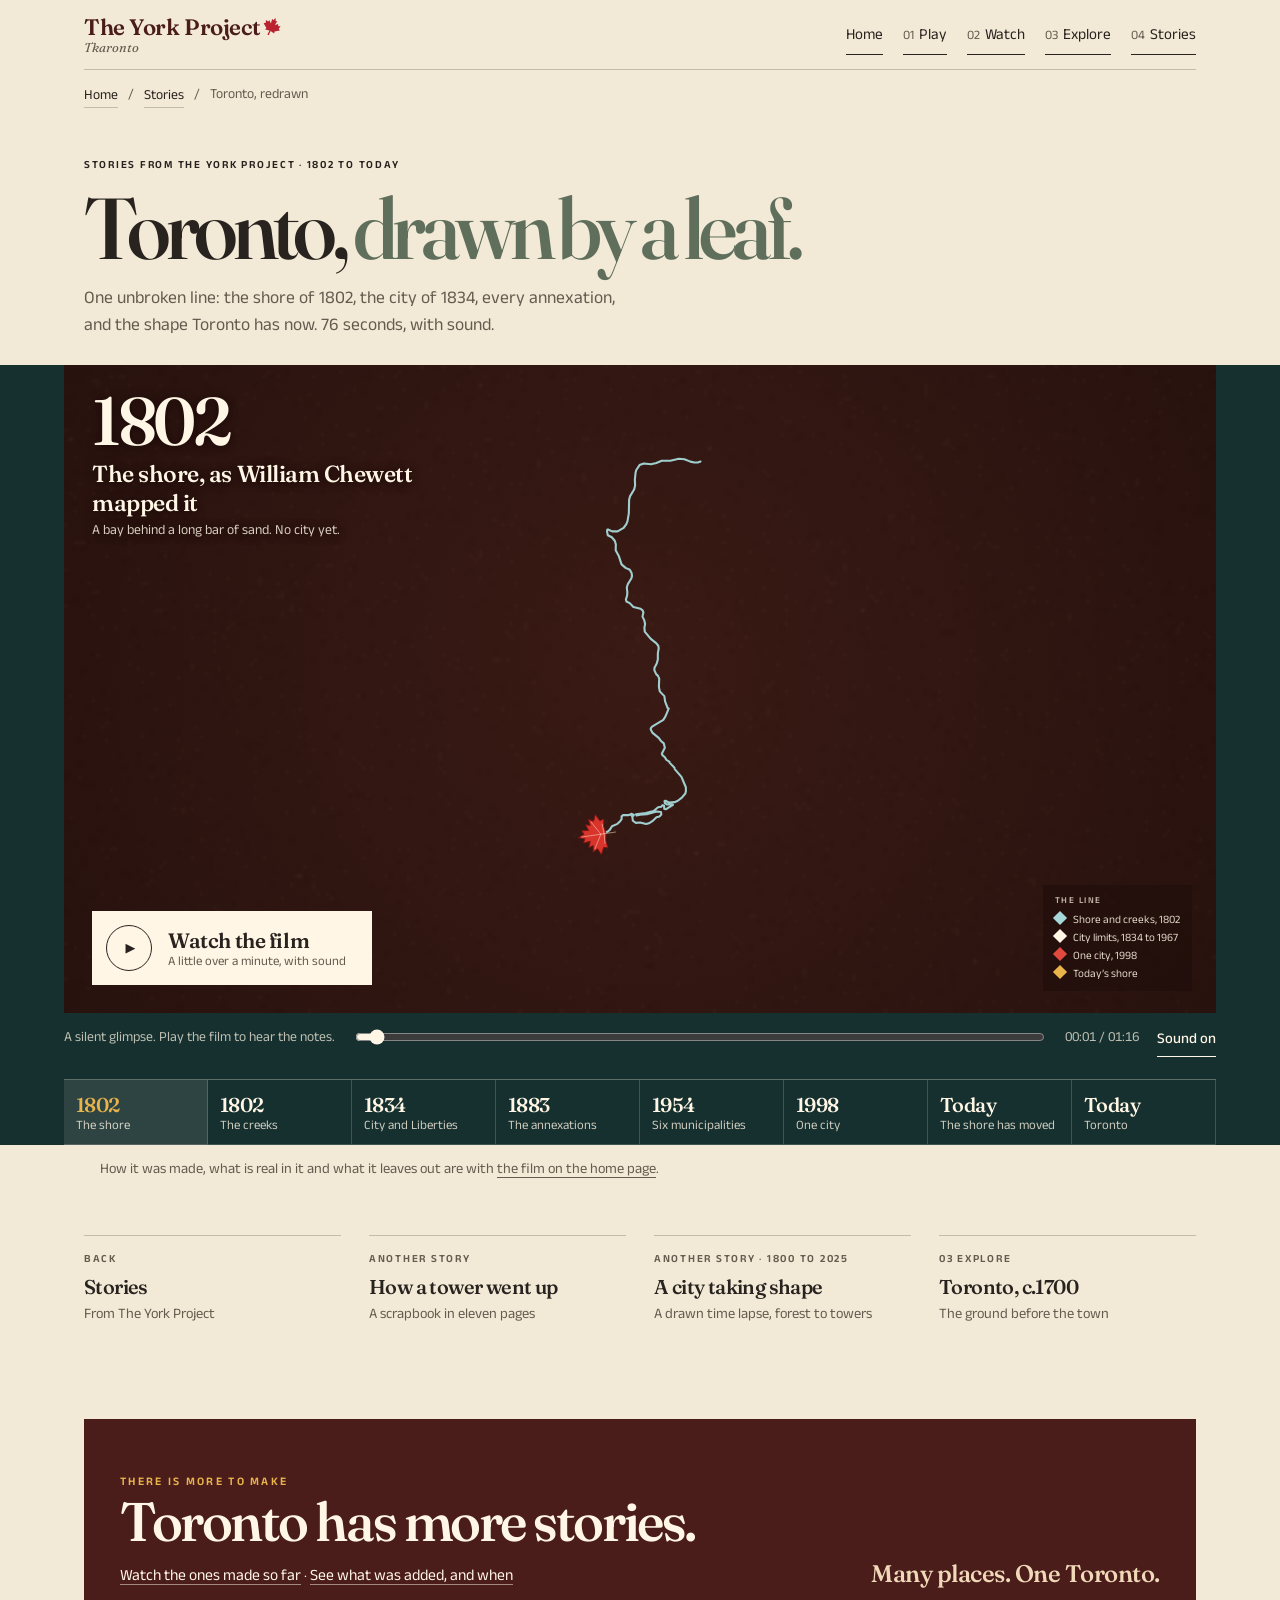
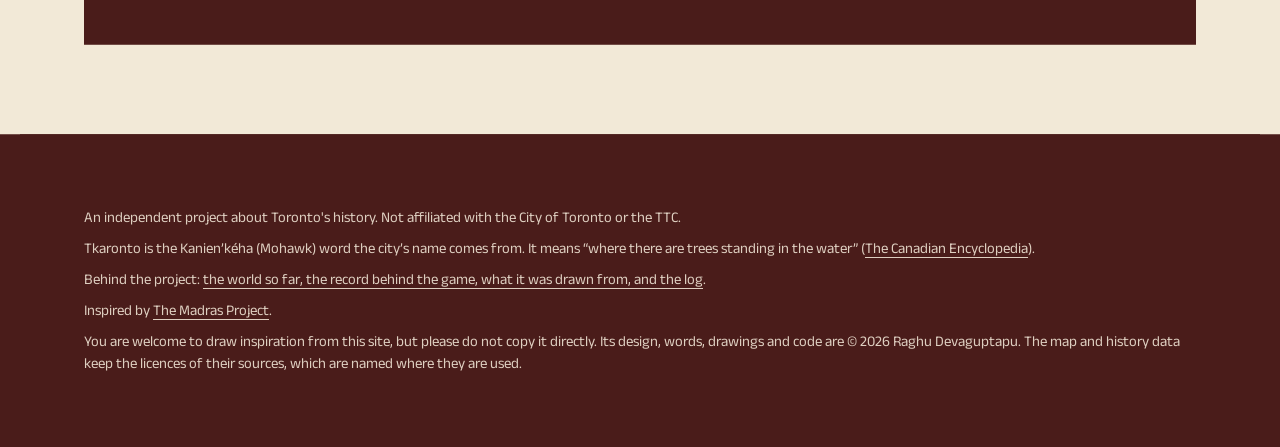
<file: film.html>
<!DOCTYPE html>
<html lang="en">
<head>
<meta charset="utf-8">
<meta name="viewport" content="width=device-width, initial-scale=1, viewport-fit=cover">
<meta name="theme-color" content="#f2e9d7">
<link rel="icon" type="image/svg+xml" href="favicon.svg?v=20261114c">
<link rel="icon" type="image/png" sizes="32x32" href="favicon-32.png?v=20261114c">
<link rel="icon" type="image/png" sizes="192x192" href="favicon-192.png?v=20261114c">
<link rel="apple-touch-icon" href="apple-touch-icon.png?v=20261114c">
<title>Toronto, redrawn: a city drawn by one maple leaf · The York Project</title>
<meta name="description" content="A film in code: a maple leaf draws one unbroken line through the shore of 1802, the city of 1834, every annexation and the shape Toronto has now.">
<link rel="preconnect" href="https://fonts.googleapis.com">
<link rel="preconnect" href="https://fonts.gstatic.com" crossorigin>
<link href="https://fonts.googleapis.com/css2?family=Anek+Latin:wght@400;500;600&family=Fraunces:ital,opsz,wght@0,9..144,500..650;1,9..144,500..650&family=IBM+Plex+Mono:wght@400;600&display=swap" rel="stylesheet">
<link rel="stylesheet" href="style.css?v=20261114c">
<script>try { if (localStorage.getItem('yp-motion') === 'off' || (localStorage.getItem('yp-motion') == null && matchMedia('(prefers-reduced-motion: reduce)').matches)) document.documentElement.classList.add('still'); } catch (e) {}</script>
<script src="short.js?v=20261114c"></script>
</head>
<body class="shore film-page">
<div class="wrap">
  <header class="bar">
    <div class="brand">
      <a class="name" href="./">The York Project<svg class="leaf" viewBox="0 0 100 100" aria-hidden="true"><polygon points="50,2 57,17 65,13 61,37 75,25 78,34 92,31 87,45 96,52 73,68 76,78 53,74 54,98 46,98 47,74 24,78 27,68 4,52 13,45 8,31 22,34 25,25 39,37 35,13 43,17"/></svg></a>
      <div class="name-alt" lang="moh" title="Tkaronto: the Kanien’kéha (Mohawk) word the name Toronto comes from">Tkaronto</div>
    </div>
    <nav class="menu" aria-label="Site">
      <a href="./">Home</a>
      <a href="game.html"><span>01</span> Play</a>
      <a href="./#redrawn"><span>02</span> Watch</a>
      <a href="world.html"><span>03</span> Explore</a>
      <a href="./#stories"><span>04</span> Stories</a>
    </nav>
  </header>
  <nav class="crumbs" aria-label="Breadcrumb">
    <a href="./">Home</a><span aria-hidden="true">/</span><a href="./#stories">Stories</a><span aria-hidden="true">/</span><span aria-current="page">Toronto, redrawn</span>
  </nav>
  <div class="shore-head">
    <div class="mono">Stories from The York Project · 1802 to today</div>
    <h1>Toronto, <em>drawn by a leaf.</em></h1>
    <p>One unbroken line: the shore of 1802, the city of 1834, every annexation, and the shape Toronto has now. <span id="film-length"></span>, with sound.</p>
  </div>
</div>
<div class="band-film film-solo">
    <div class="film" id="film">
      <canvas id="film-canvas" aria-label="Animated map: a maple leaf draws one continuous line through the 1802 shore, the 1834 city limits, each annexation to 1967, the six municipalities and today's shore, ending as the outline of Toronto"></canvas>
      <div class="film-labels" id="film-labels" aria-hidden="true"></div>
      <div class="film-cap" aria-live="off">
        <div class="film-year" id="film-year"></div>
        <div class="film-text" id="film-text"></div>
        <div class="film-sub" id="film-sub"></div>
        <div class="film-stat" id="film-stat"></div>
      </div>
      <div class="film-key" id="film-key" aria-label="What the line colours mean"><div class="kicker">The line</div></div>
      <button class="plate" id="film-play" type="button"><i aria-hidden="true">▶</i><span><b>Watch the film</b><small>A little over a minute, with sound</small></span></button>
    </div>
    <div class="film-ctl">
      <span class="fine" id="film-note">A silent glimpse. Play the film to hear the notes.</span>
      <input type="range" id="film-seek" min="0" max="1000" value="0" aria-label="Position in the film">
      <span class="fine" id="film-time"></span>
      <button class="link" id="film-pause" type="button" hidden>Pause</button>
      <button class="link" id="film-mute" type="button" aria-pressed="false">Sound on</button>
    </div>
    <div class="chapters" id="film-chapters" role="group" aria-label="Jump to a moment in the film"></div>
  </div>
<div class="wrap">
  <p class="help" style="padding:0">How it was made, what is real in it and what it leaves out are with <a href="./#redrawn">the film on the home page</a>.</p>
  <nav class="pager" aria-label="Where to go next">
    <a href="./#stories"><span class="kicker">Back</span><b>Stories</b><span>From The York Project</span></a>
    <a href="tower.html"><span class="kicker">Another story</span><b>How a tower went up</b><span>A scrapbook in eleven pages</span></a>
    <a href="town.html"><span class="kicker">Another story · 1800 to 2025</span><b>A city taking shape</b><span>A drawn time lapse, forest to towers</span></a>
    <a href="world.html"><span class="kicker">03 Explore</span><b>Toronto, c.1700</b><span>The ground before the town</span></a>
  </nav>
  <section class="more-band" aria-labelledby="more-title">
    <div>
      <p class="kicker">There is more to make</p>
      <h2 id="more-title">Toronto has more stories.</h2>
      <p class="more-next"><a href="./#stories">Watch the ones made so far</a> · <a href="notes.html#log">See what was added, and when</a></p>
    </div>
    <p class="more-side">Many places. One Toronto.</p>
  </section>
  <footer>
    An independent project about Toronto's history. Not affiliated with the City of Toronto or the TTC.
    <span class="inspired">Tkaronto is the Kanien’kéha (Mohawk) word the city’s name comes from. It means “where there are trees standing in the water” (<a href="https://thecanadianencyclopedia.ca/en/article/toronto" target="_blank" rel="noopener">The Canadian Encyclopedia</a>).</span>
    <span class="inspired">Behind the project: <a href="notes.html">the world so far, the record behind the game, what it was drawn from, and the log</a>.</span>
    <span class="inspired">Inspired by <a href="https://madras.v40.in/" target="_blank" rel="noopener">The Madras Project</a>.</span>
    <span class="inspired rights">You are welcome to draw inspiration from this site, but please do not copy it directly. Its design, words, drawings and code are © 2026 Raghu Devaguptapu. The map and history data keep the licences of their sources, which are named where they are used.</span>
  </footer>
</div>
<script src="data/boundaries.js?v=20261114c"></script>
<script src="data/history.js?v=20261114c"></script>
<script src="data/shoreline.js?v=20261114c"></script>
<script src="leafline.js?v=20261114c"></script>
</body>
</html>
</file>
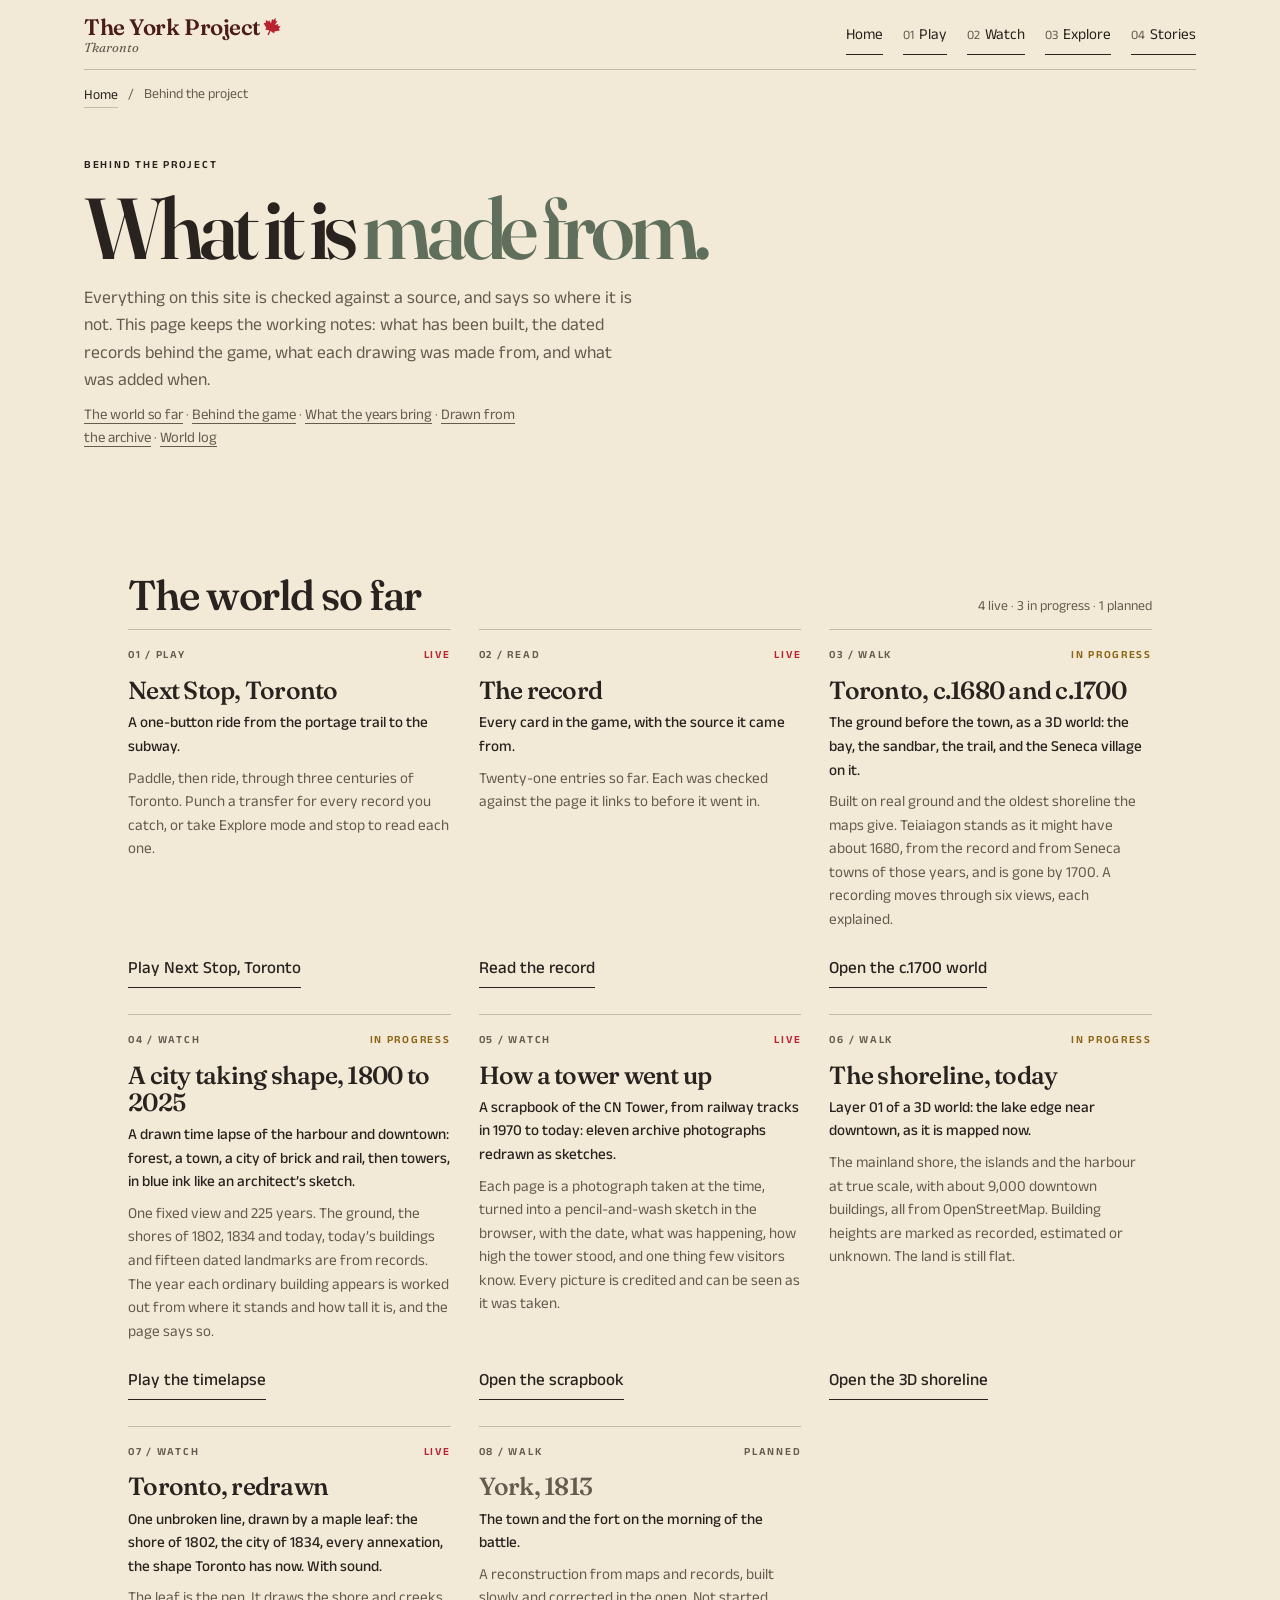
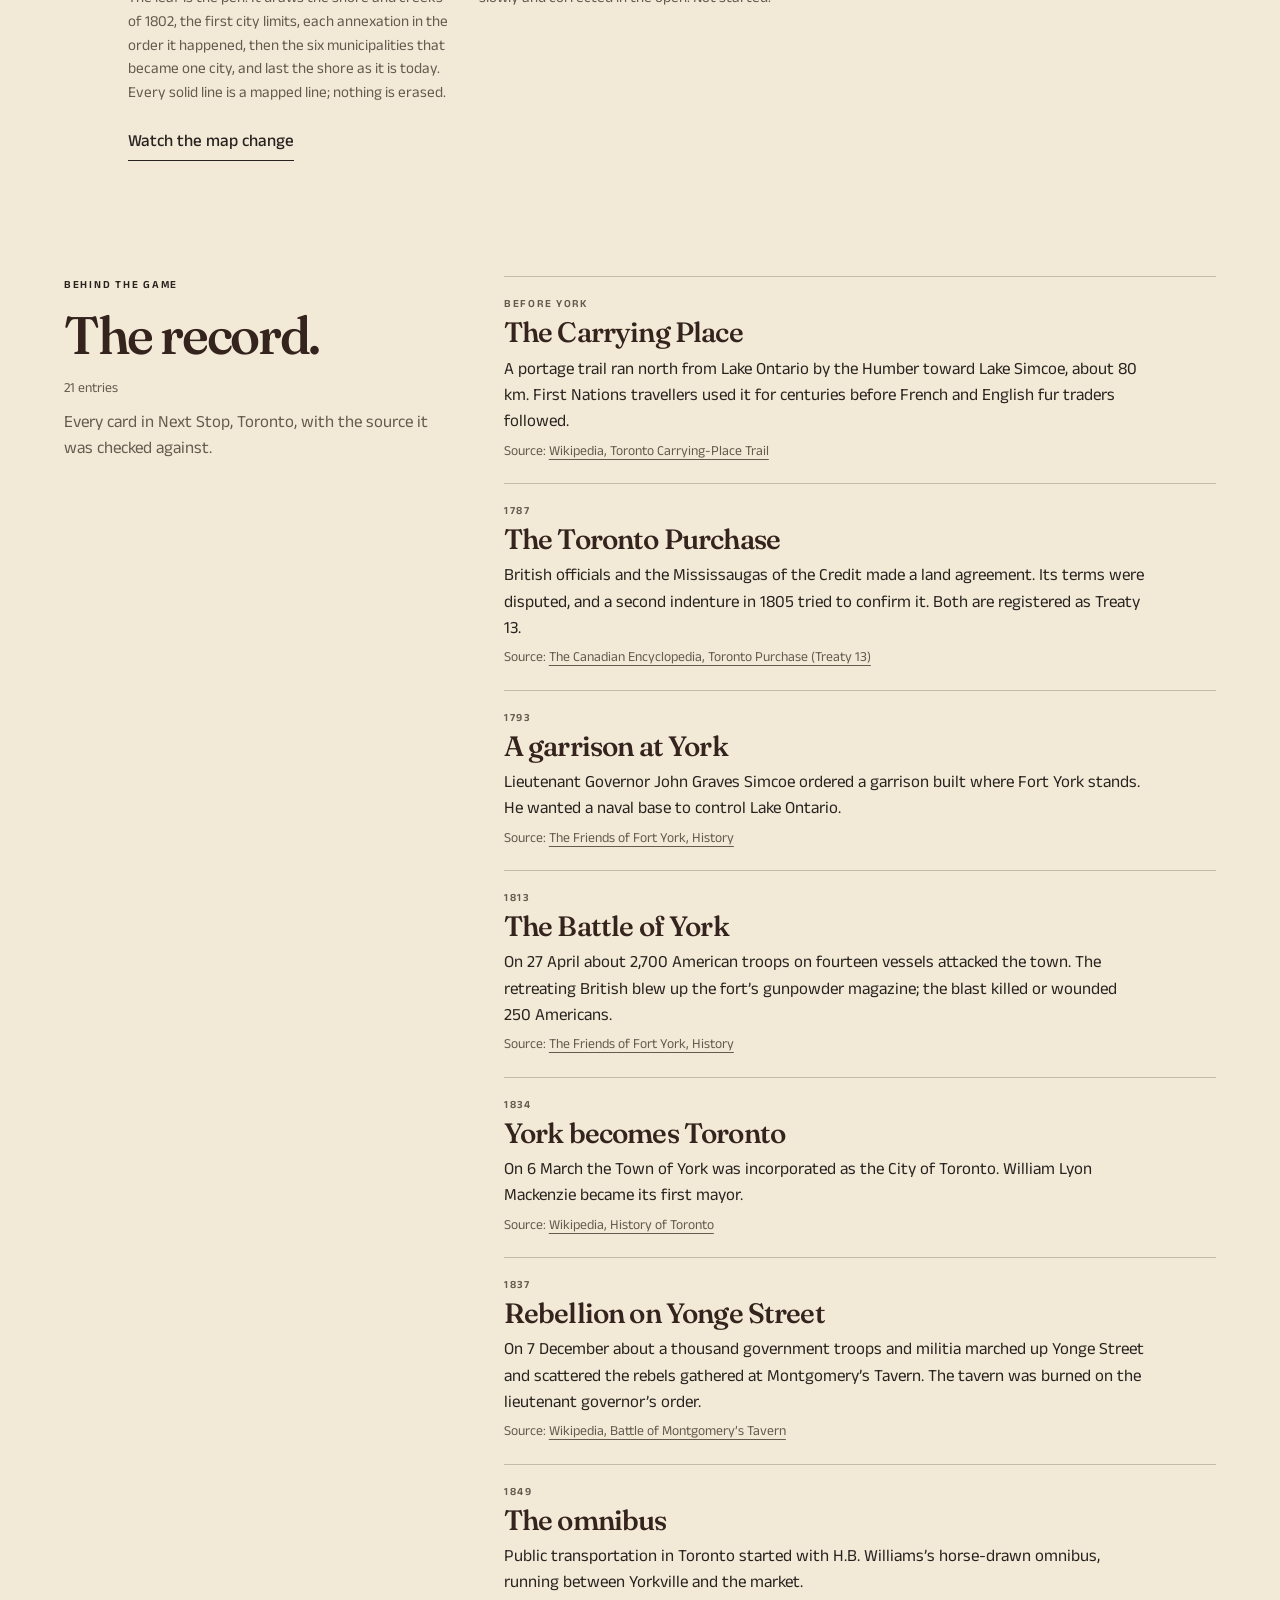
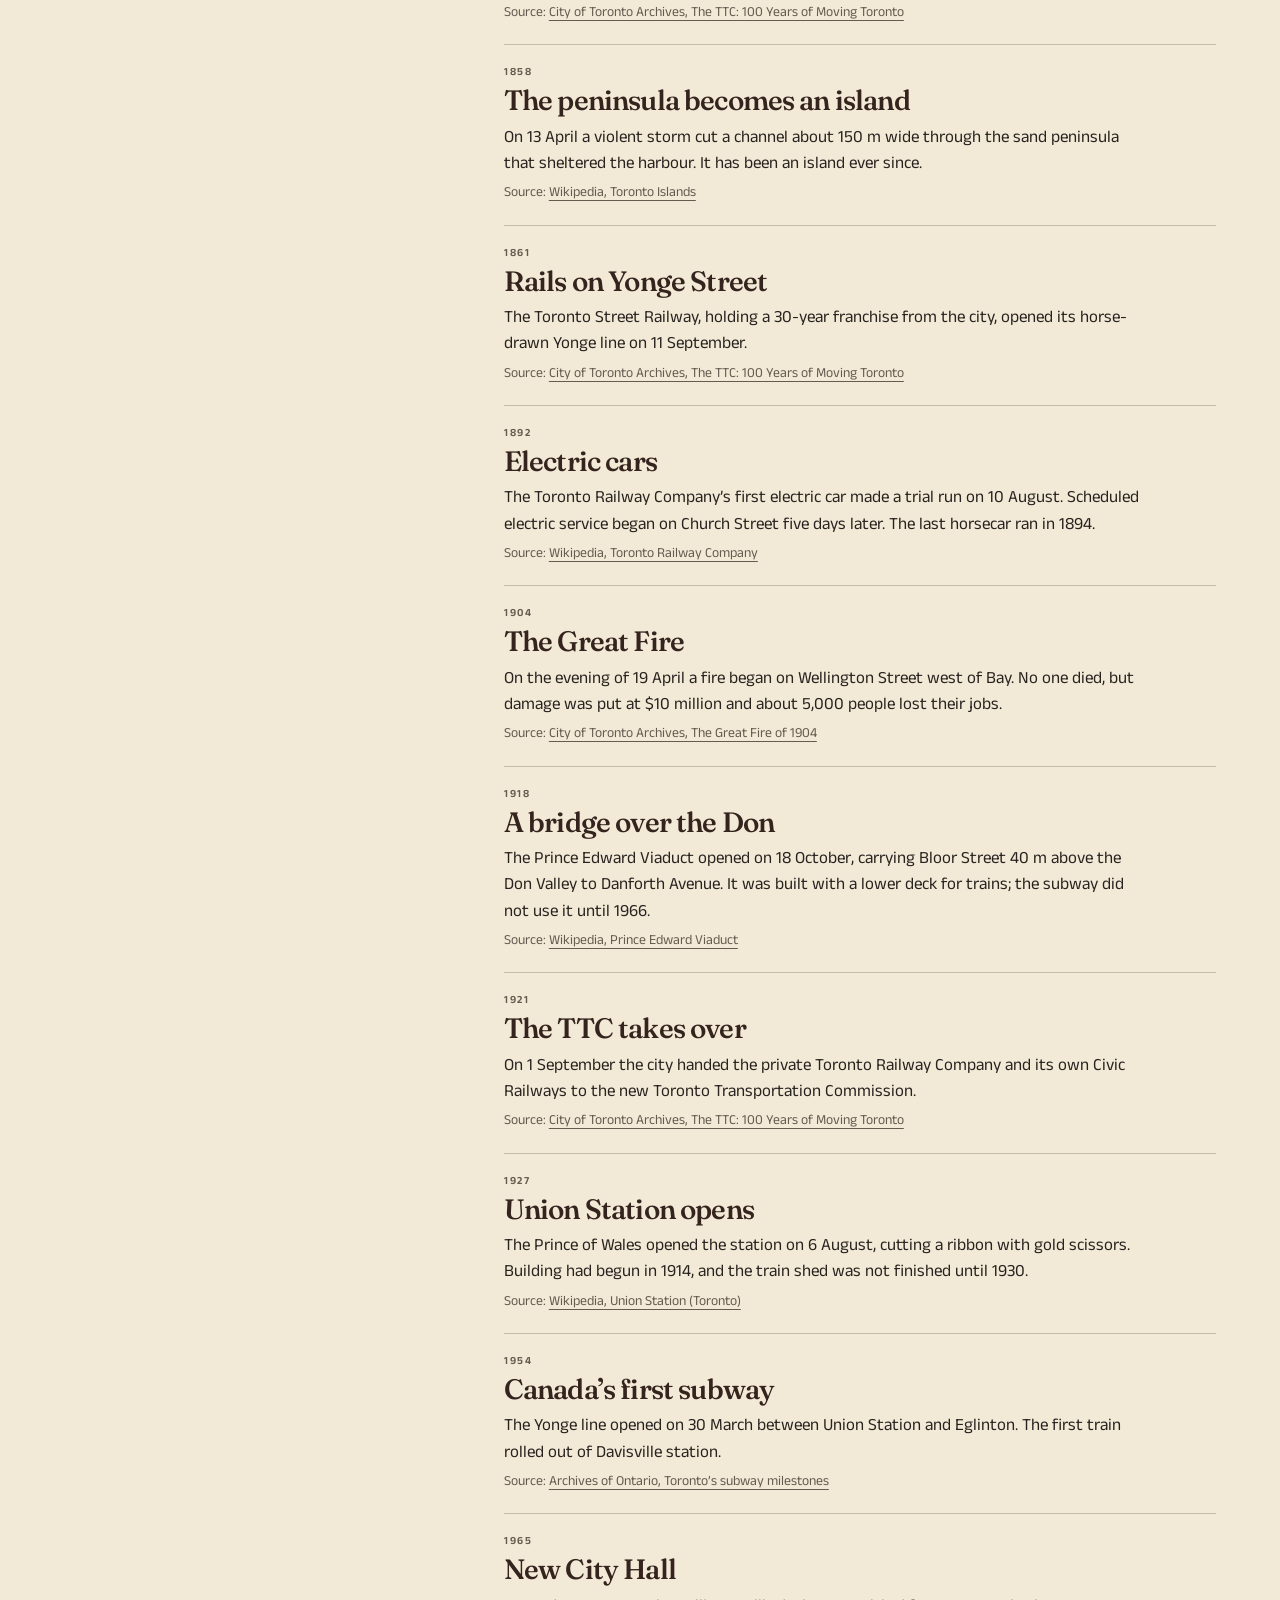
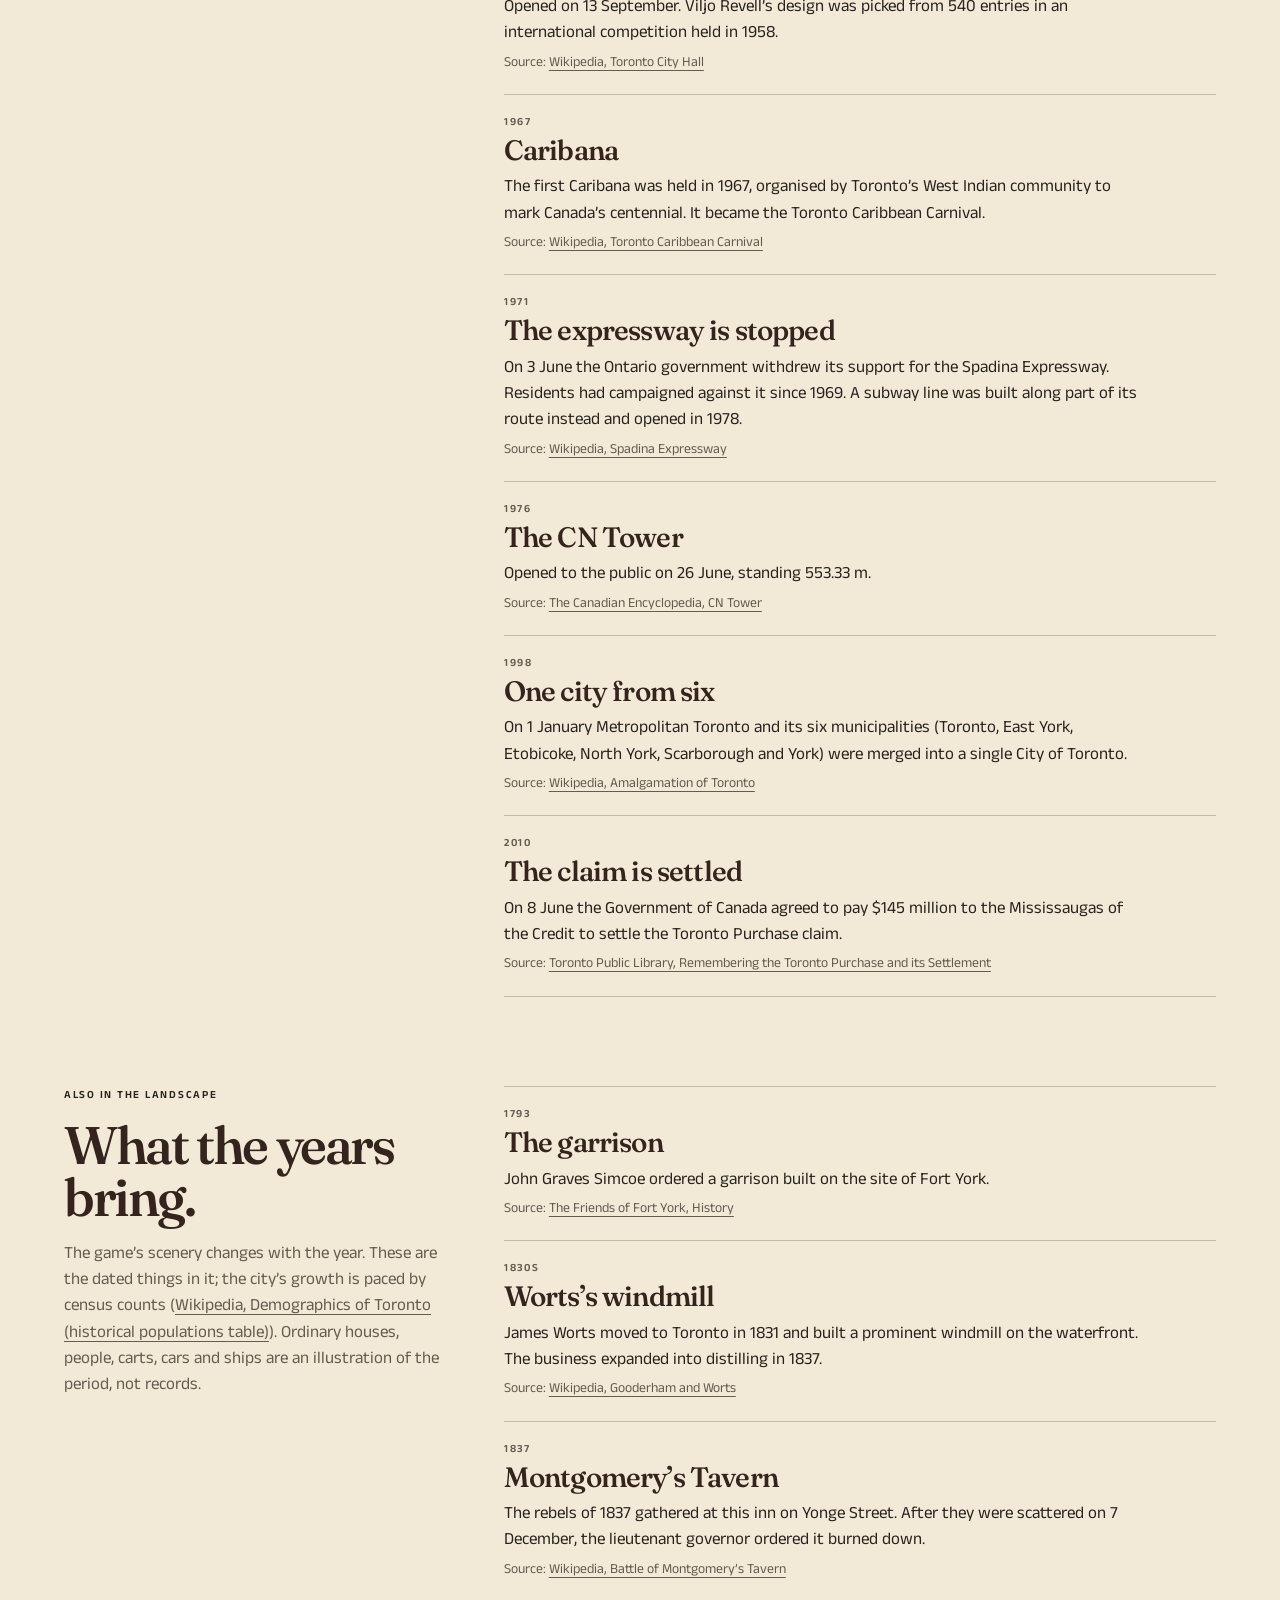
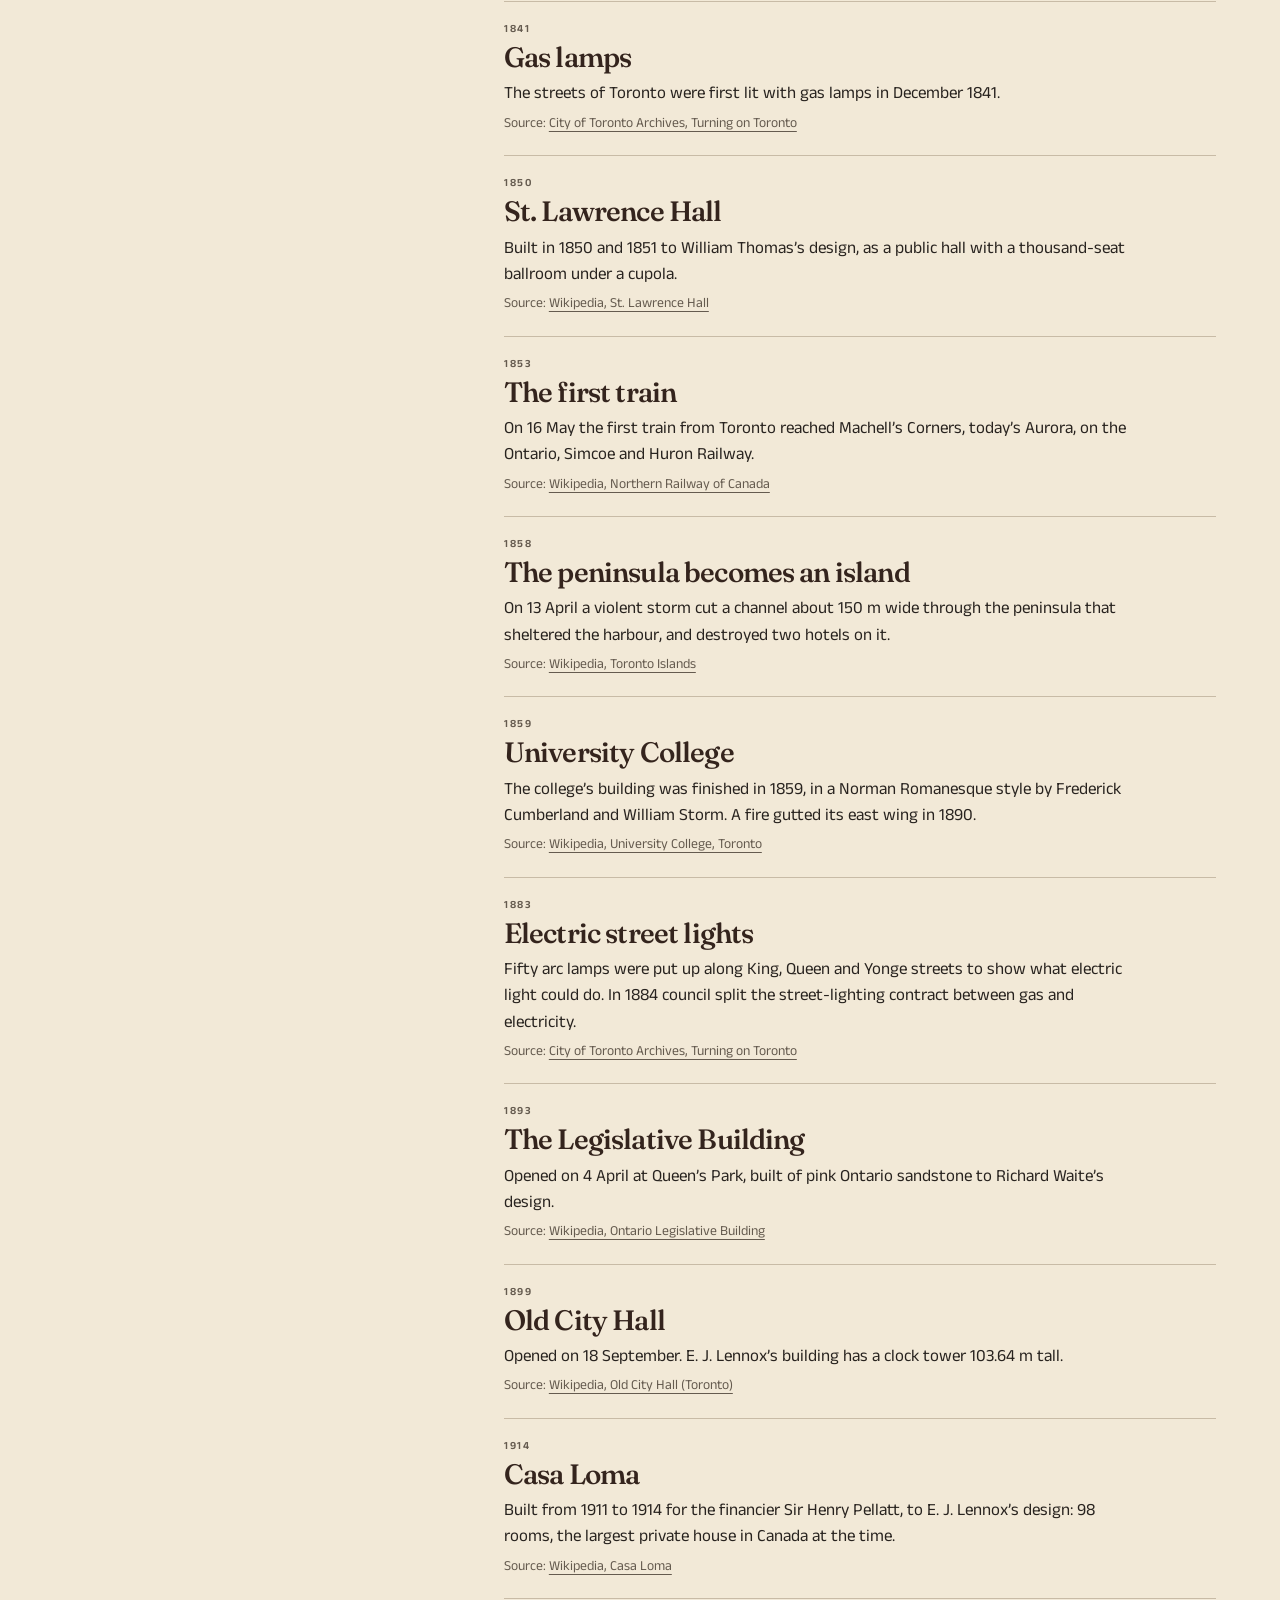
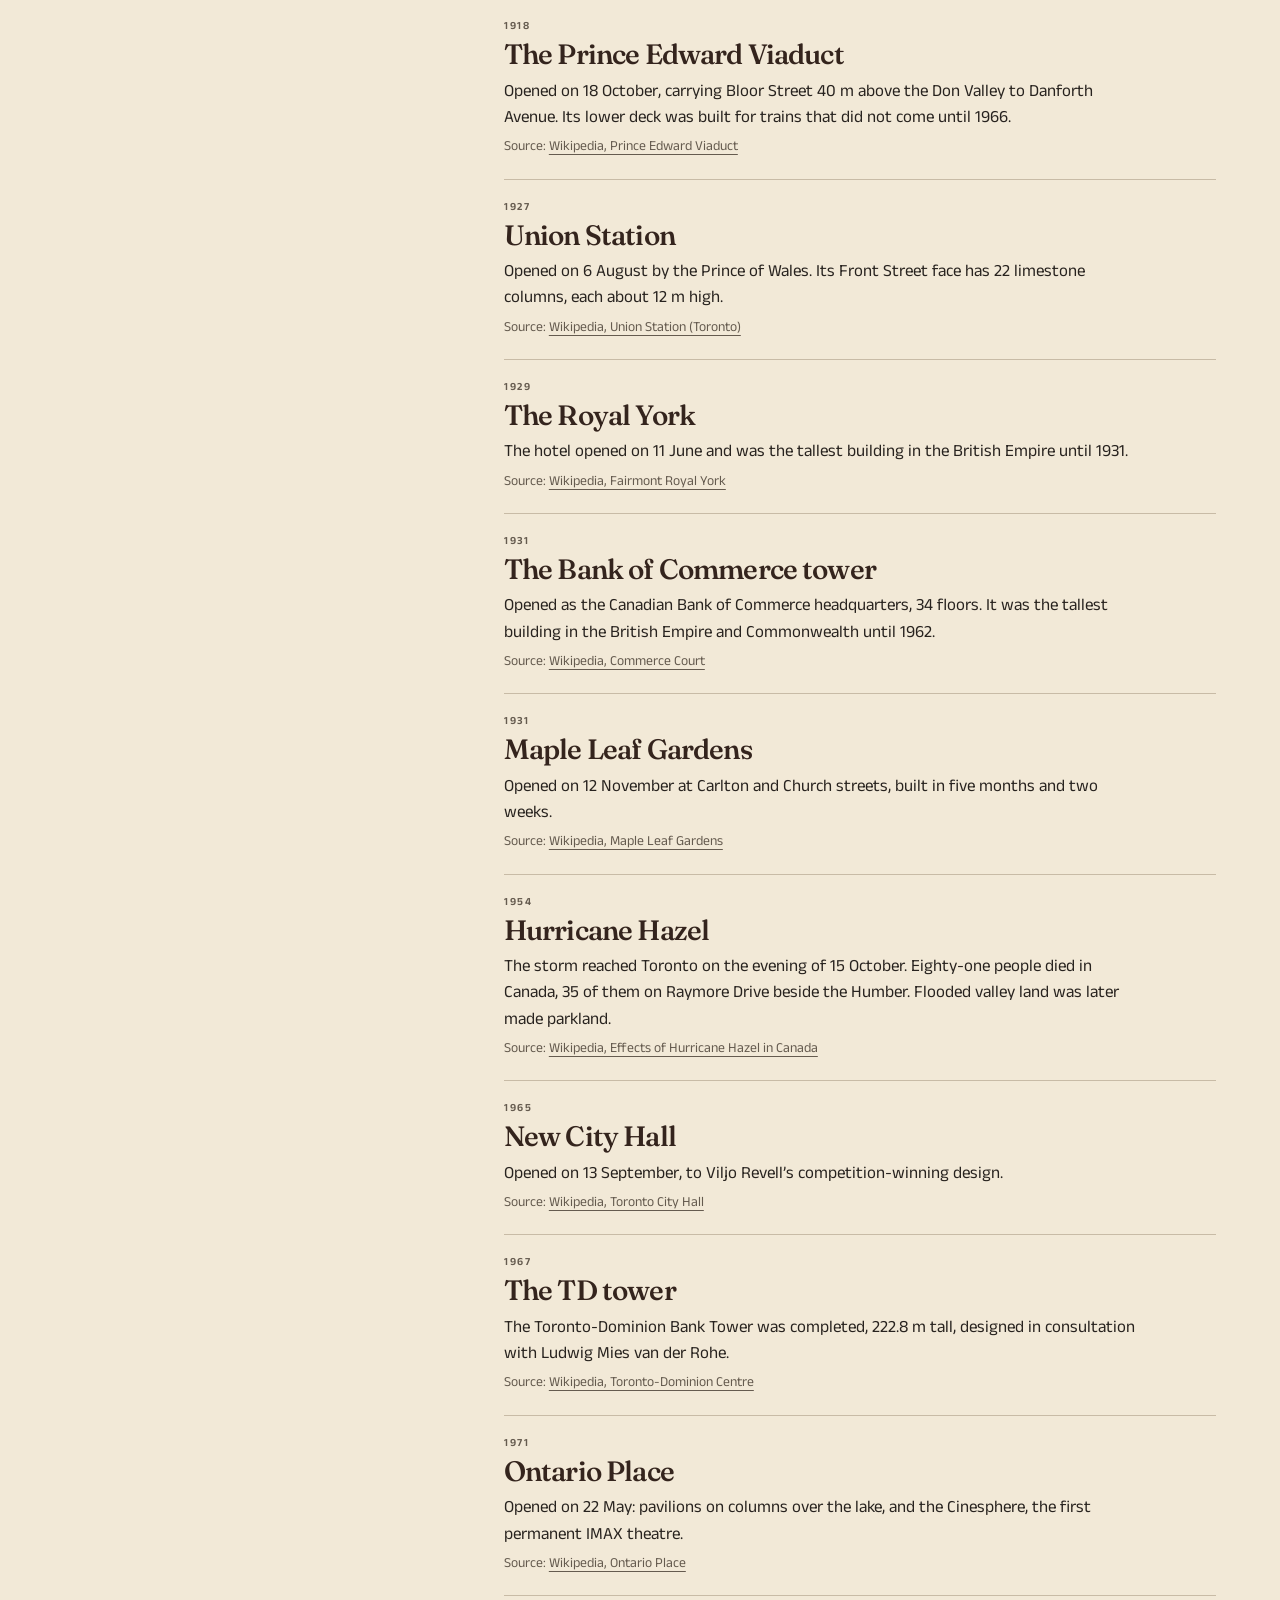
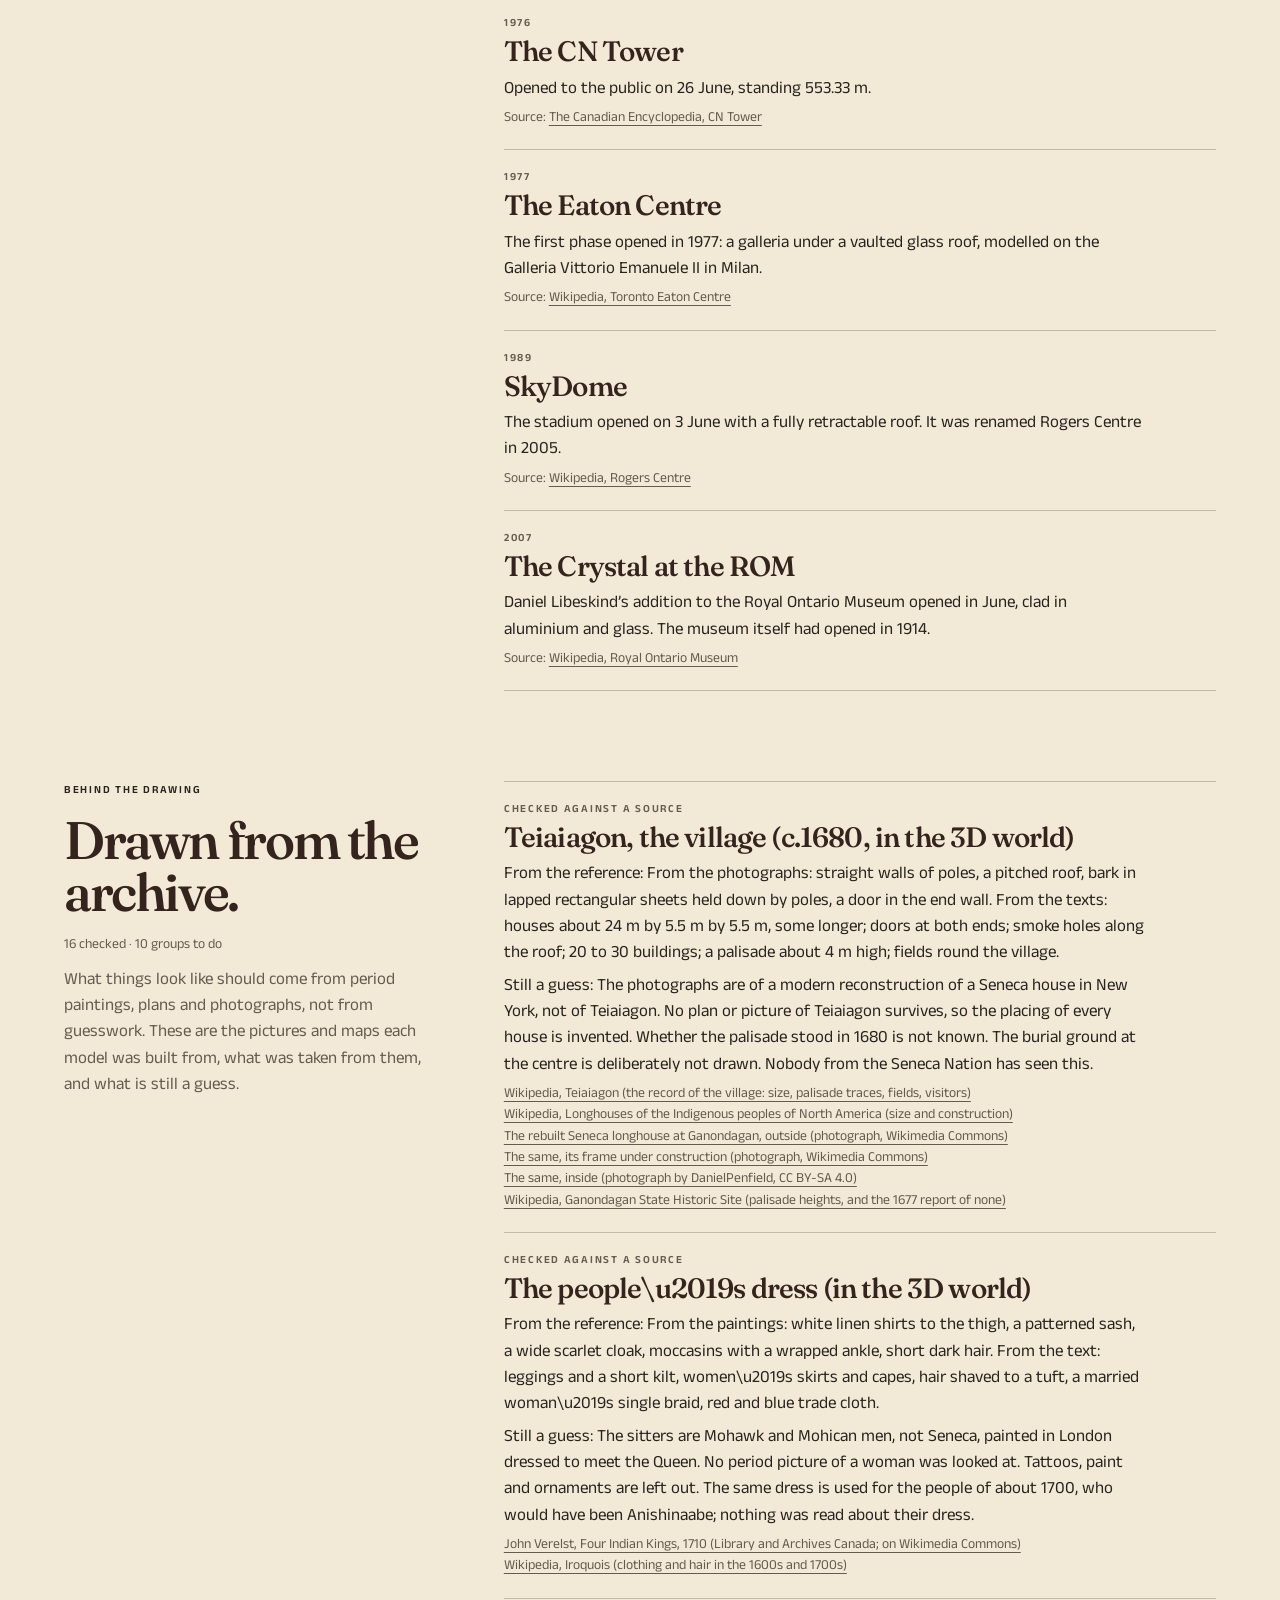
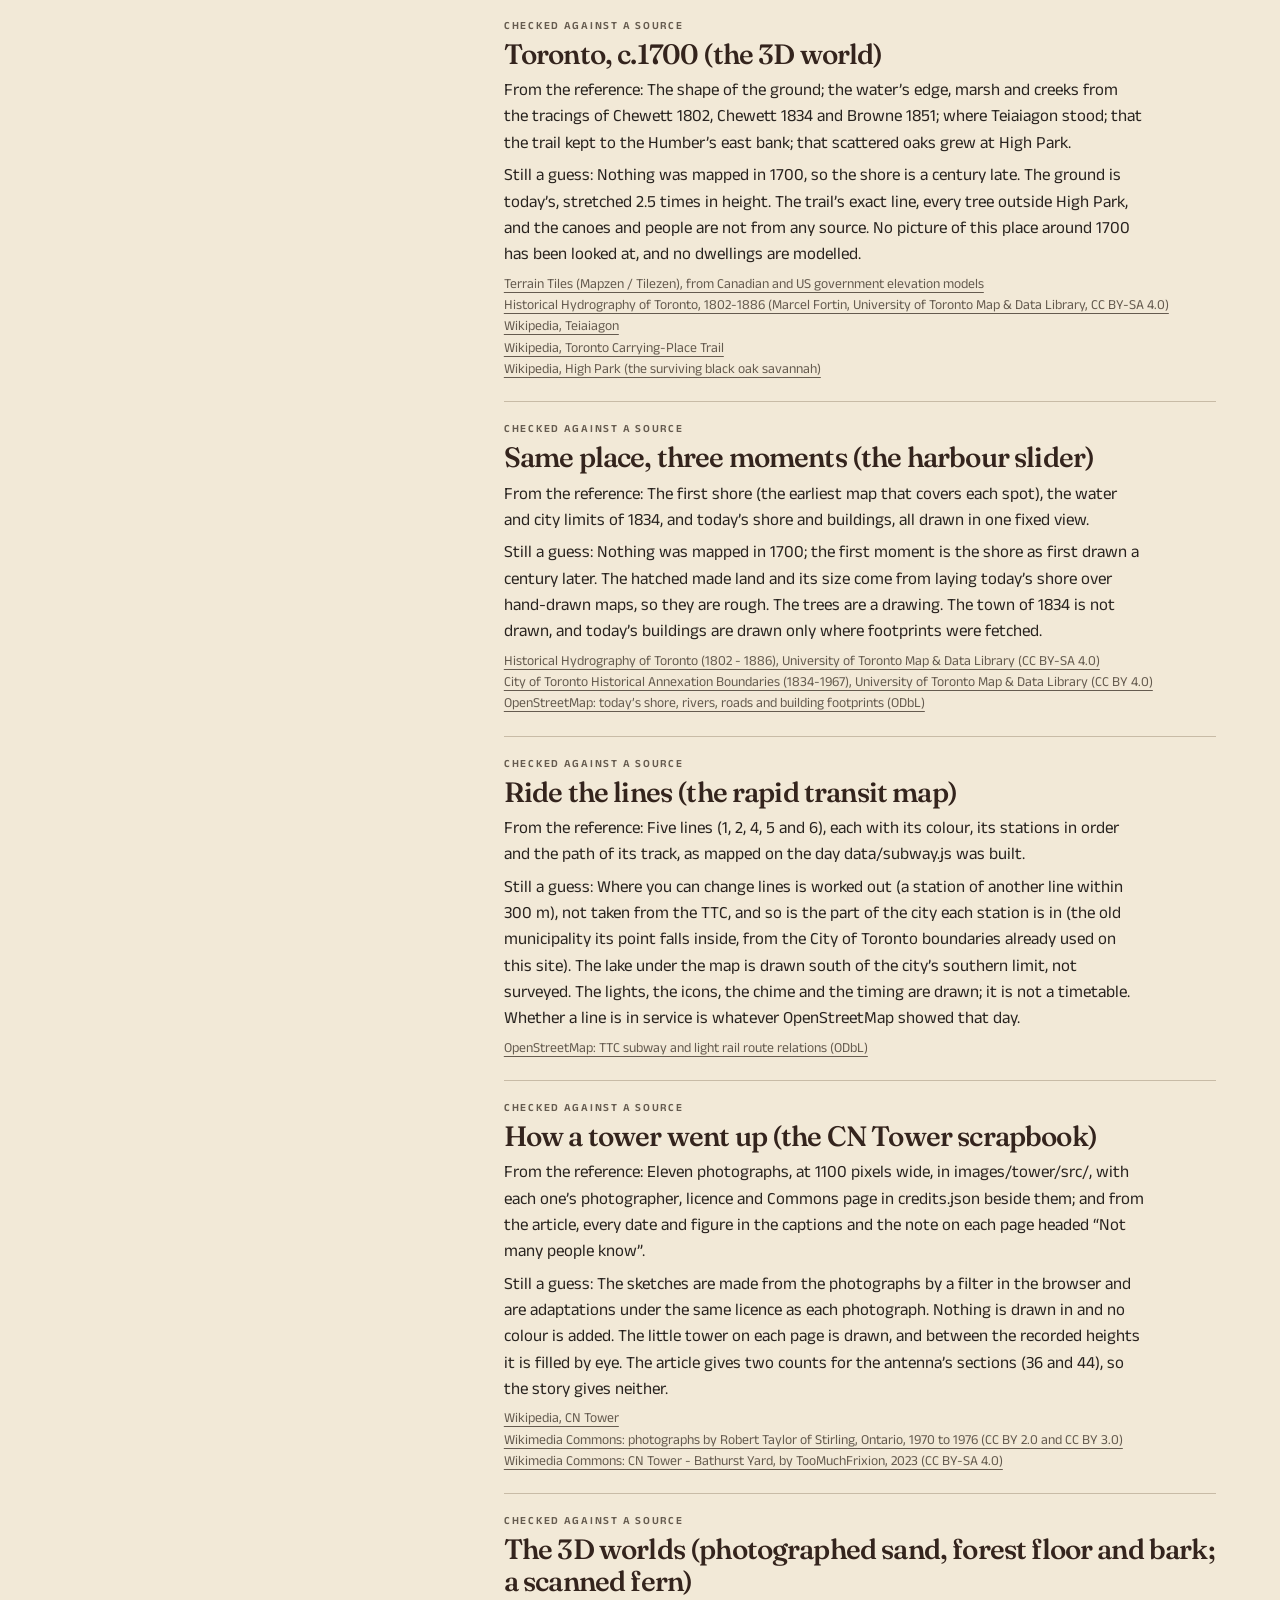
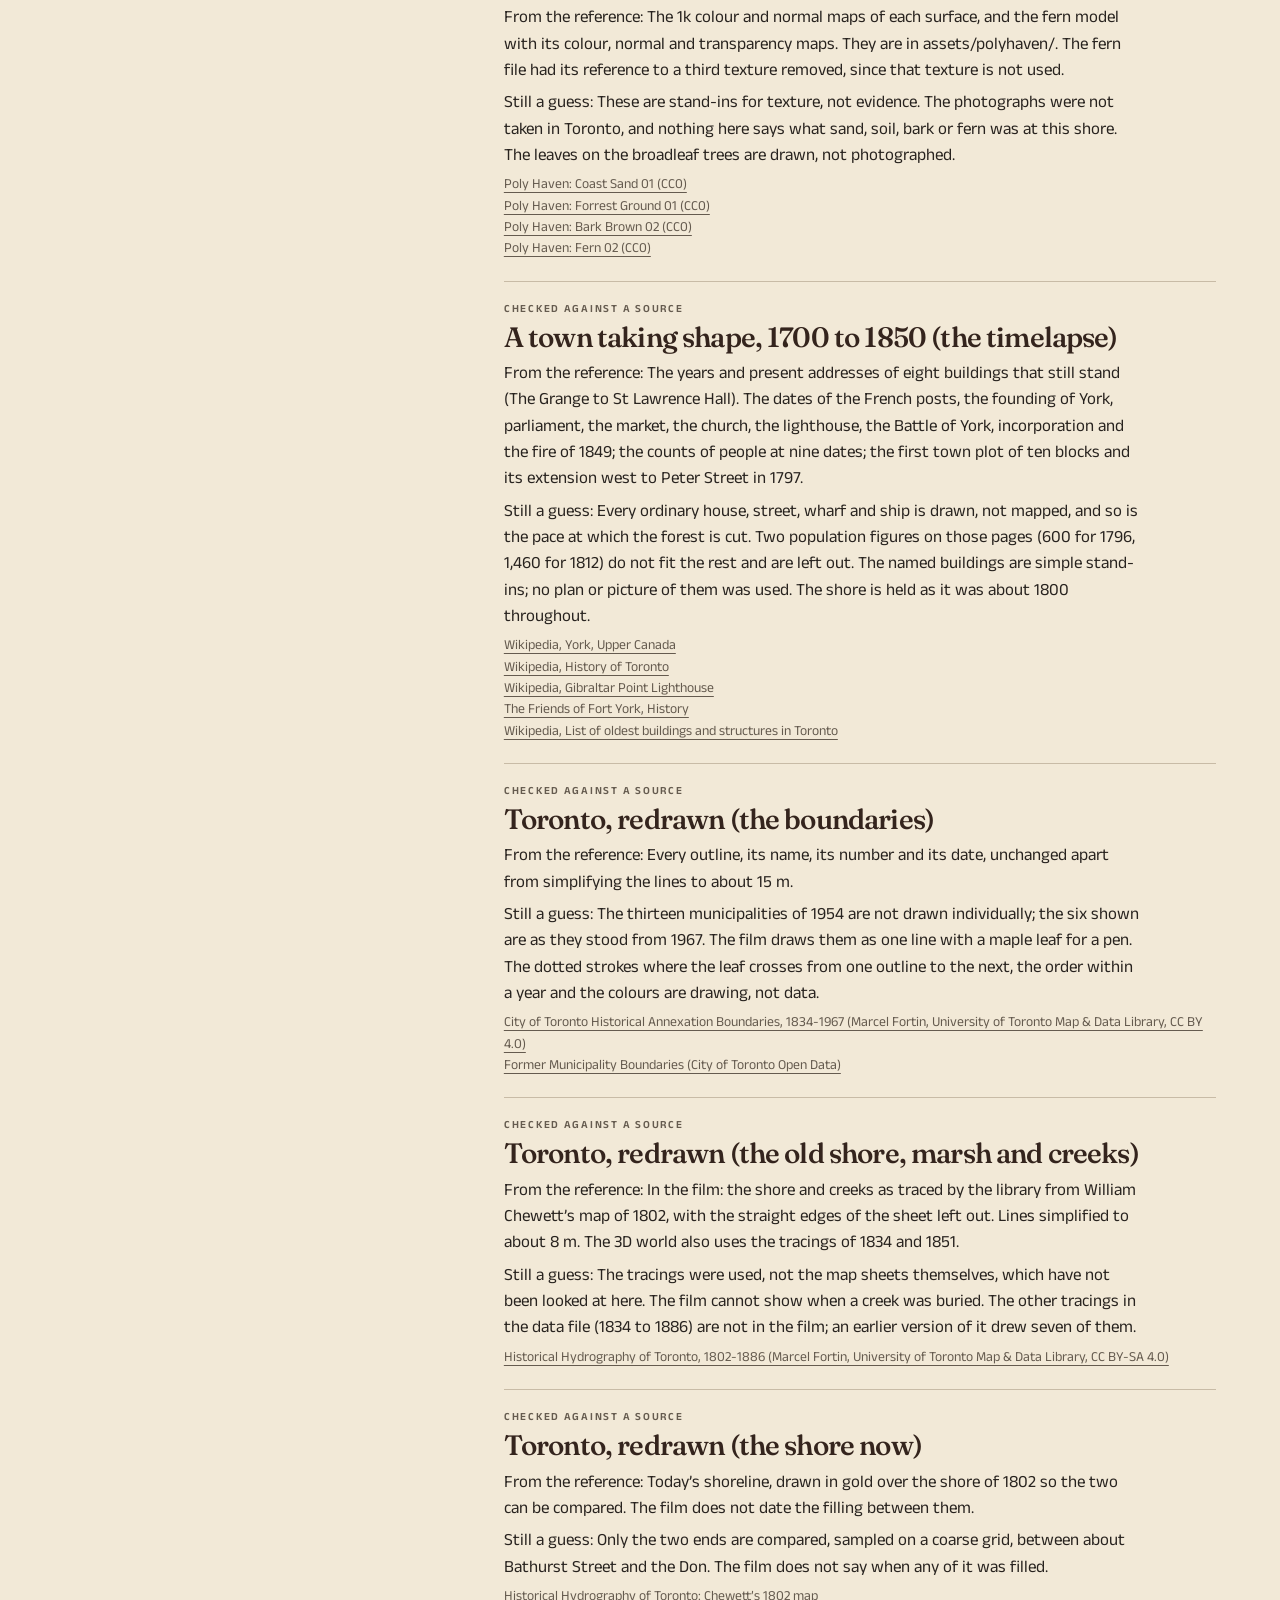
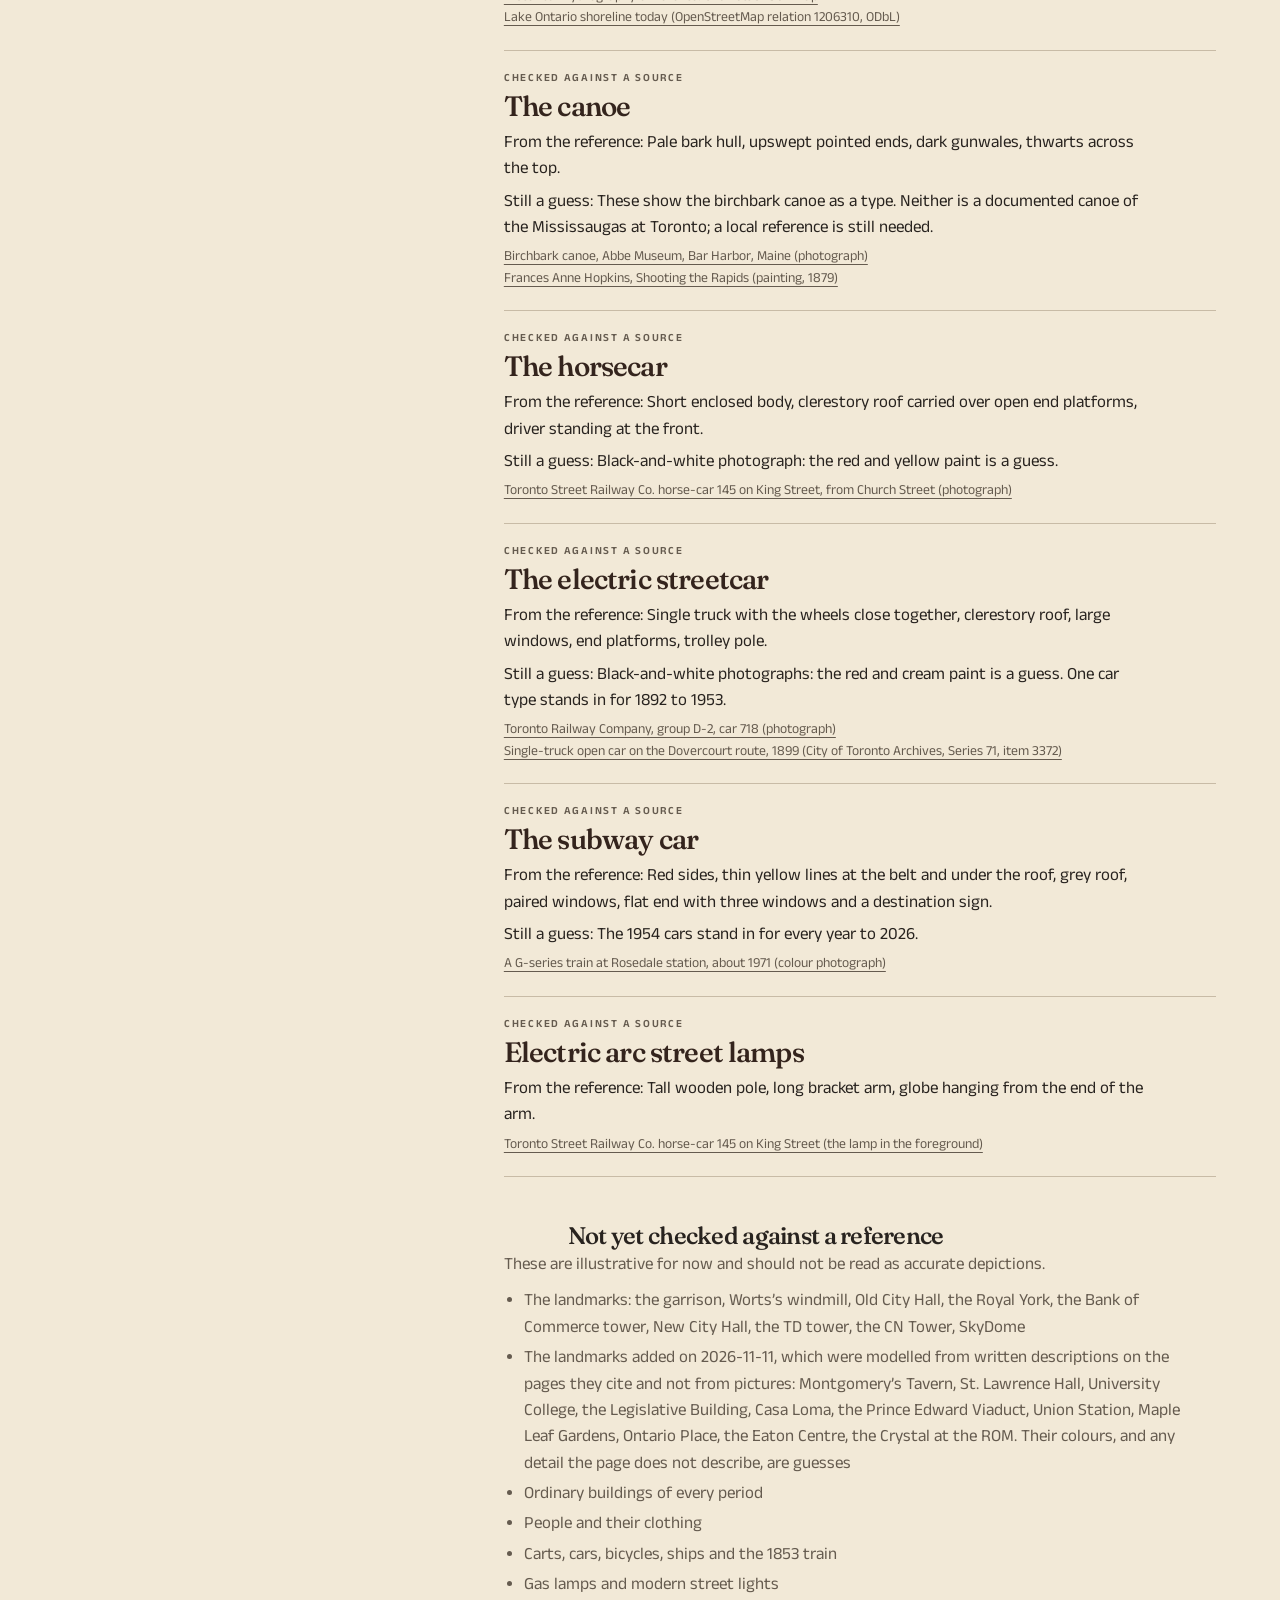
<file: notes.html>
<!DOCTYPE html>
<html lang="en">
<head>
<meta charset="utf-8">
<meta name="viewport" content="width=device-width, initial-scale=1, viewport-fit=cover">
<meta name="theme-color" content="#f2e9d7">
<link rel="icon" type="image/svg+xml" href="favicon.svg?v=20261114c">
<link rel="icon" type="image/png" sizes="32x32" href="favicon-32.png?v=20261114c">
<link rel="icon" type="image/png" sizes="192x192" href="favicon-192.png?v=20261114c">
<link rel="apple-touch-icon" href="apple-touch-icon.png?v=20261114c">
<title>Behind the project · The York Project</title>
<meta name="description" content="Behind The York Project: every piece of the site so far, the dated records behind the game, the sources each drawing was made from, and a log of what was added and when.">
<link rel="preconnect" href="https://fonts.googleapis.com">
<link rel="preconnect" href="https://fonts.gstatic.com" crossorigin>
<link href="https://fonts.googleapis.com/css2?family=Anek+Latin:wght@400;500;600&family=Fraunces:ital,opsz,wght@0,9..144,500..650;1,9..144,500..650&family=IBM+Plex+Mono:wght@400;600&display=swap" rel="stylesheet">
<link rel="stylesheet" href="style.css?v=20261114c">
<script>try { if (localStorage.getItem('yp-motion') === 'off' || (localStorage.getItem('yp-motion') == null && matchMedia('(prefers-reduced-motion: reduce)').matches)) document.documentElement.classList.add('still'); } catch (e) {}</script>
</head>
<body class="shore notes-page">
<div class="wrap">
  <header class="bar">
    <div class="brand">
      <a class="name" href="./">The York Project<svg class="leaf" viewBox="0 0 100 100" aria-hidden="true"><polygon points="50,2 57,17 65,13 61,37 75,25 78,34 92,31 87,45 96,52 73,68 76,78 53,74 54,98 46,98 47,74 24,78 27,68 4,52 13,45 8,31 22,34 25,25 39,37 35,13 43,17"/></svg></a>
      <div class="name-alt" lang="moh" title="Tkaronto: the Kanien’kéha (Mohawk) word the name Toronto comes from">Tkaronto</div>
    </div>
    <nav class="menu" aria-label="Site">
      <a href="./">Home</a>
      <a href="game.html"><span>01</span> Play</a>
      <a href="./#redrawn"><span>02</span> Watch</a>
      <a href="world.html"><span>03</span> Explore</a>
      <a href="./#stories"><span>04</span> Stories</a>
    </nav>
  </header>
  <nav class="crumbs" aria-label="Breadcrumb">
    <a href="./">Home</a><span aria-hidden="true">/</span><span aria-current="page">Behind the project</span>
  </nav>
  <div class="shore-head">
    <div class="mono">Behind the project</div>
    <h1>What it is <em>made from.</em></h1>
    <p>Everything on this site is checked against a source, and says so where it is not. This page keeps the working notes: what has been built, the dated records behind the game, what each drawing was made from, and what was added when.</p>
    <p class="jump"><a href="#pieces-band">The world so far</a> · <a href="#record">Behind the game</a> · <a href="#landscape">What the years bring</a> · <a href="#references">Drawn from the archive</a> · <a href="#log">World log</a></p>
  </div>
</div>
<main class="notes-main">
  <section class="notes-first" id="pieces-band">
    <div class="band-in">
      <div class="sec-head">
        <h3>The world so far</h3>
        <span class="fine" id="world-count"></span>
      </div>
      <div class="pieces" id="pieces"></div>
    </div>
  </section>

  <section class="notes-band" id="record">
    <div class="notes-side">
      <div class="kicker">Behind the game</div>
      <h2>The record.</h2>
      <p class="fine" id="record-count"></p>
      <p>Every card in Next Stop, Toronto, with the source it was checked against.</p>
    </div>
    <ol class="records" id="records"></ol>
  </section>

  <section class="notes-band" id="landscape">
    <div class="notes-side">
      <div class="kicker">Also in the landscape</div>
      <h2>What the years bring.</h2>
      <p>The game’s scenery changes with the year. These are the dated things in it; the city’s growth is paced by census counts (<a id="pop-src" target="_blank" rel="noopener"></a>). Ordinary houses, people, carts, cars and ships are an illustration of the period, not records.</p>
    </div>
    <ol class="records" id="scenery"></ol>
  </section>

  <section class="notes-band" id="references">
    <div class="notes-side">
      <div class="kicker">Behind the drawing</div>
      <h2>Drawn from the archive.</h2>
      <p class="fine" id="ref-count"></p>
      <p>What things look like should come from period paintings, plans and photographs, not from guesswork. These are the pictures and maps each model was built from, what was taken from them, and what is still a guess.</p>
    </div>
    <div>
      <ol class="records" id="refs"></ol>
      <h3 class="sub">Not yet checked against a reference</h3>
      <p class="subnote">These are illustrative for now and should not be read as accurate depictions.</p>
      <ul class="unchecked" id="unchecked"></ul>
    </div>
  </section>

  <section class="notes-band" id="log">
    <div class="notes-side">
      <div class="kicker">A world in progress</div>
      <h2>World log.</h2>
      <p>What was added, and when.</p>
    </div>
    <ul class="log" id="loglist"></ul>
  </section>
</main>
<div class="wrap">
  <nav class="pager" aria-label="Where to go next">
    <a href="./"><span class="kicker">Back</span><b>Home</b><span>The York Project</span></a>
    <a href="./#stories"><span class="kicker">Watch</span><b>Stories</b><span>Short pieces that play</span></a>
    <a href="game.html"><span class="kicker">01 Play</span><b>Next Stop, Toronto</b><span>A one-button ride through three centuries</span></a>
    <a href="world.html"><span class="kicker">03 Explore</span><b>Toronto, c.1700</b><span>The ground before the town, in 3D</span></a>
  </nav>
  <section class="more-band" aria-labelledby="more-title">
    <div>
      <p class="kicker">There is more to make</p>
      <h2 id="more-title">Toronto has more stories.</h2>
      <p class="more-next"><a href="./#stories">Watch the ones made so far</a> · <a href="notes.html#log">See what was added, and when</a></p>
    </div>
    <p class="more-side">Many places. One Toronto.</p>
  </section>
  <footer>
    An independent project about Toronto's history. Not affiliated with the City of Toronto or the TTC.
    <span class="inspired">Tkaronto is the Kanien’kéha (Mohawk) word the city’s name comes from. It means “where there are trees standing in the water” (<a href="https://thecanadianencyclopedia.ca/en/article/toronto" target="_blank" rel="noopener">The Canadian Encyclopedia</a>).</span>
    <span class="inspired wiki-note">Some facts on this site come from Wikipedia, and each one links to the article it was taken from. Wikipedia can be edited by anyone, and those facts have not been independently fact-checked for this site. Please do not take them as verified.</span>
    <span class="inspired">Behind the project: <a href="notes.html">the world so far, the record behind the game, what it was drawn from, and the log</a>.</span>
    <span class="inspired">Inspired by <a href="https://madras.v40.in/" target="_blank" rel="noopener">The Madras Project</a>.</span>
    <span class="inspired rights">You are welcome to draw inspiration from this site, but please do not copy it directly. Its design, words, drawings and code are © 2026 Raghu Devaguptapu. The map and history data keep the licences of their sources, which are named where they are used.</span>
  </footer>
</div>

<script src="records.js?v=20261114c"></script>
<script src="world.js?v=20261114c"></script>
<script src="scenery.js?v=20261114c"></script>
<script src="references.js?v=20261114c"></script>
<script src="draw.js?v=20261114c"></script>
<script src="site.js?v=20261114c"></script>
</body>
</html>
</file>
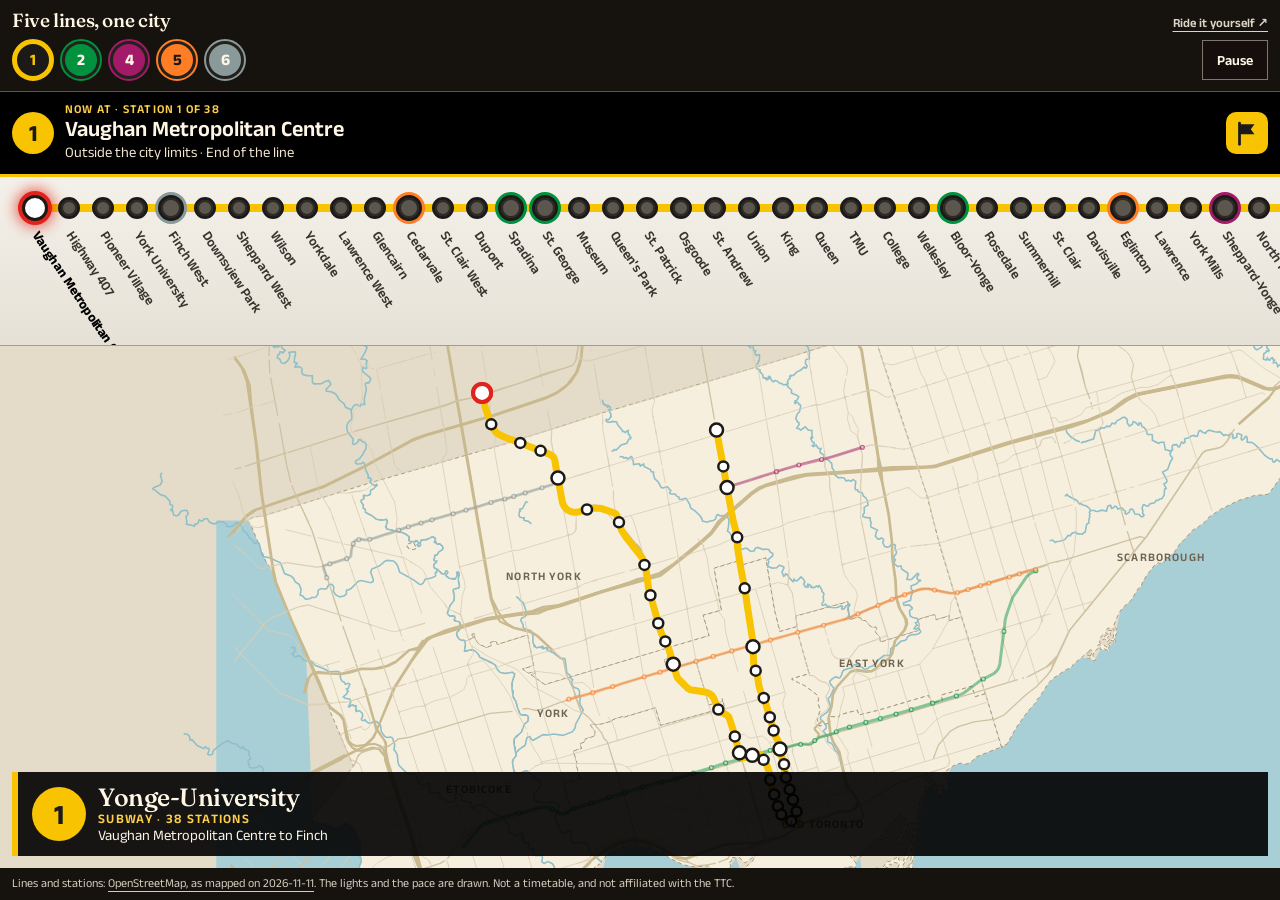
<file: subway.html>
<!DOCTYPE html>
<html lang="en">
<head>
<meta charset="utf-8">
<meta name="viewport" content="width=device-width, initial-scale=1, viewport-fit=cover">
<meta name="theme-color" content="#f2e9d7">
<link rel="icon" type="image/svg+xml" href="favicon.svg?v=20261114c">
<link rel="icon" type="image/png" sizes="32x32" href="favicon-32.png?v=20261114c">
<link rel="icon" type="image/png" sizes="192x192" href="favicon-192.png?v=20261114c">
<link rel="apple-touch-icon" href="apple-touch-icon.png?v=20261114c">
<title>Five lines, one city: Toronto's rapid transit, station by station · The York Project</title>
<meta name="description" content="A short film in code: the TTC's five rapid transit lines ridden one after another, each station lit on a strip like the map above the doors and on a map of Toronto.">
<link rel="preconnect" href="https://fonts.googleapis.com">
<link rel="preconnect" href="https://fonts.gstatic.com" crossorigin>
<link href="https://fonts.googleapis.com/css2?family=Anek+Latin:wght@400;500;600&family=Fraunces:ital,opsz,wght@0,9..144,500..650;1,9..144,500..650&family=IBM+Plex+Mono:wght@400;600&display=swap" rel="stylesheet">
<link rel="stylesheet" href="style.css?v=20261114c">
<script>try { if (localStorage.getItem('yp-motion') === 'off' || (localStorage.getItem('yp-motion') == null && matchMedia('(prefers-reduced-motion: reduce)').matches)) document.documentElement.classList.add('still'); } catch (e) {}</script>
<script>document.documentElement.classList.add('short');</script>
</head>
<body class="sub-story">
<main class="band-sub sub-solo" id="subway" data-story>
  <h1>Five lines, one city <a href="./#subway" target="_top">Ride it yourself ↗</a></h1>
  <div class="sub-top">
    <div class="sub-lines" role="group" aria-label="Jump to a line"></div>
    <button class="btn ghost sub-play" type="button" aria-pressed="false">Play</button>
  </div>
  <div class="sub-stage">
    <div class="sub-now" aria-live="off">
      <i class="num"></i>
      <div><small></small><b></b><span></span></div>
      <i class="ico"><svg viewBox="0 0 24 24" aria-hidden="true"></svg></i>
    </div>
    <div class="car"><div class="car-row" role="group" aria-label="Stations on this line, in order"></div></div>
    <div class="sub-map"><svg role="img" aria-label="Map of Toronto with the rapid transit lines drawn on it; a light moves along each line in turn"></svg><div class="sub-over" aria-hidden="true"></div></div>
  </div>
  <p class="sub-foot">Lines and stations: <a class="sub-source" target="_blank" rel="noopener"></a>. The lights and the pace are drawn. Not a timetable, and not affiliated with the TTC.</p>
  <div hidden><button class="sub-next" type="button"></button><button class="sub-turn" type="button"></button><button class="sub-sound" type="button"></button><b class="sub-title"></b><span class="sub-ends"></span><span class="sub-count"></span></div>
</main>
<script src="data/boundaries.js?v=20261114c"></script>
<script src="data/today.js?v=20261114c"></script>
<script src="data/subway.js?v=20261114c"></script>
<script src="subway.js?v=20261114c"></script>
</body>
</html>
</file>
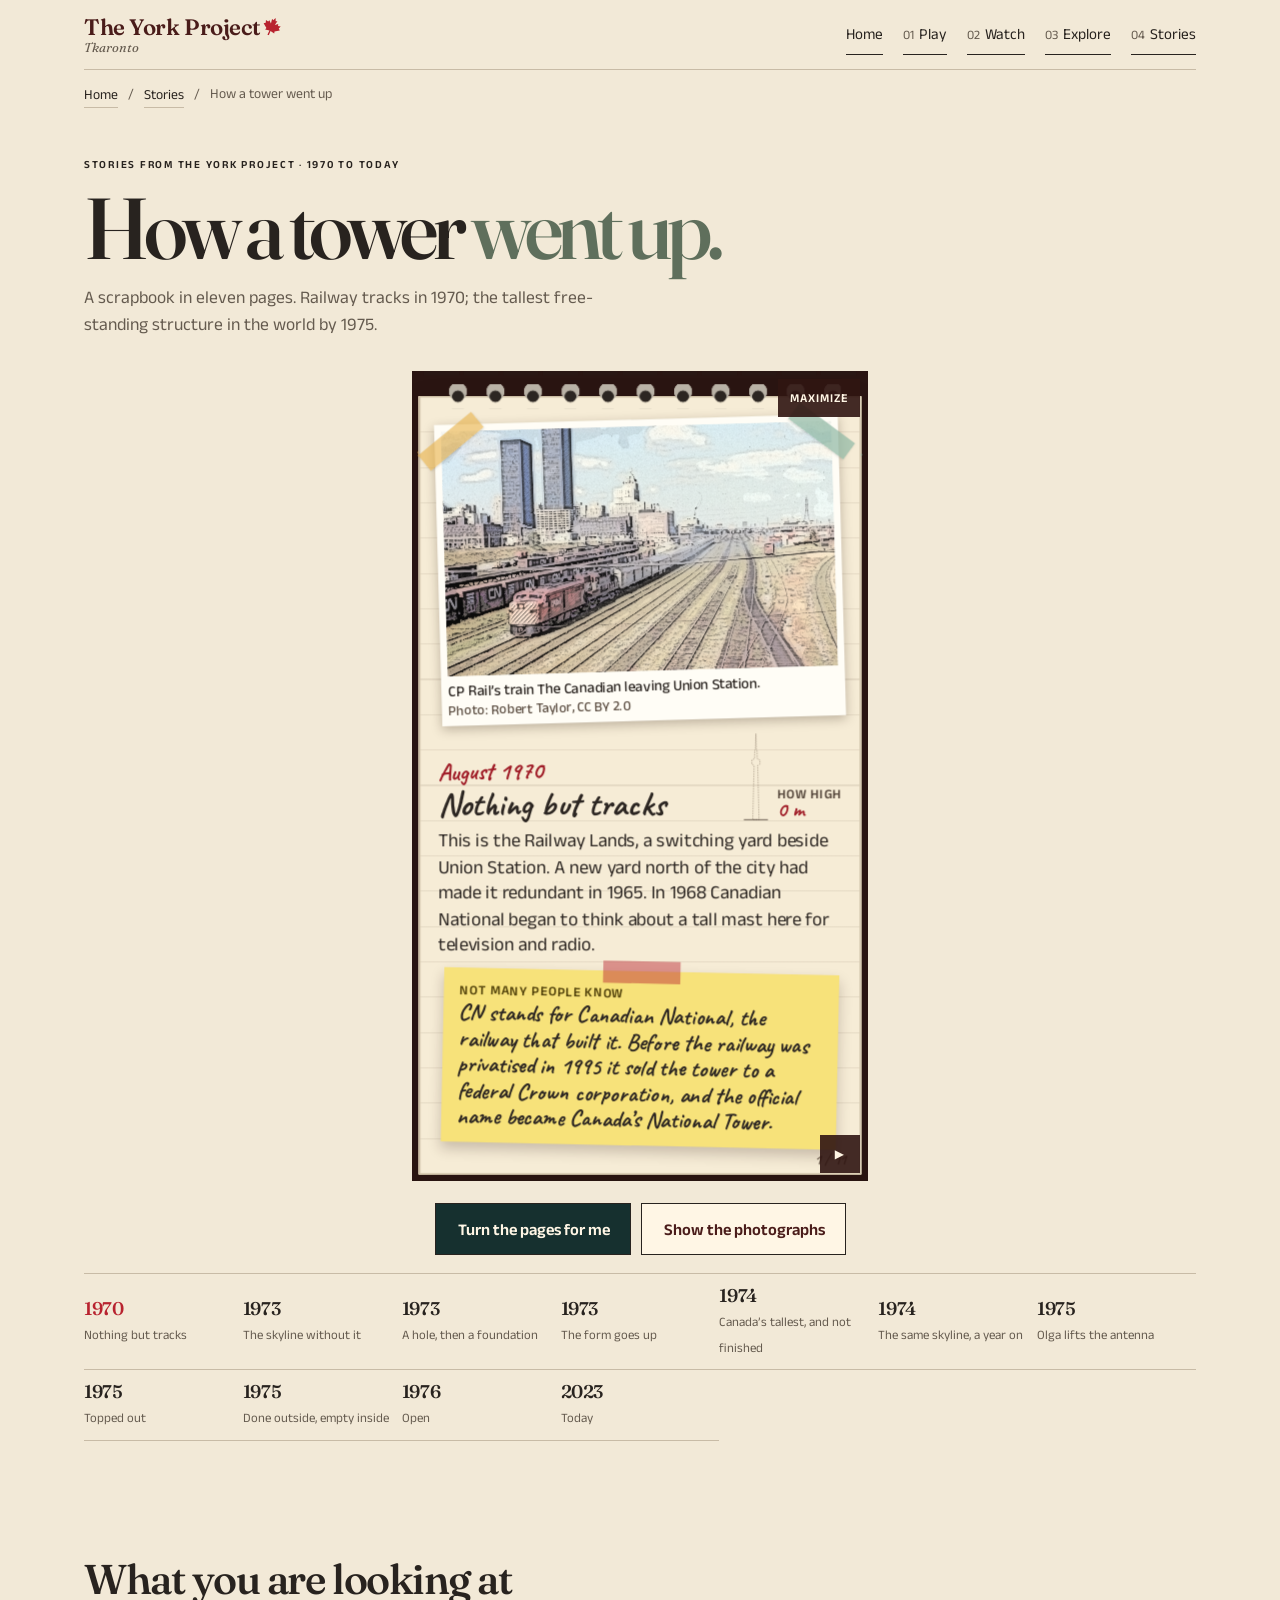
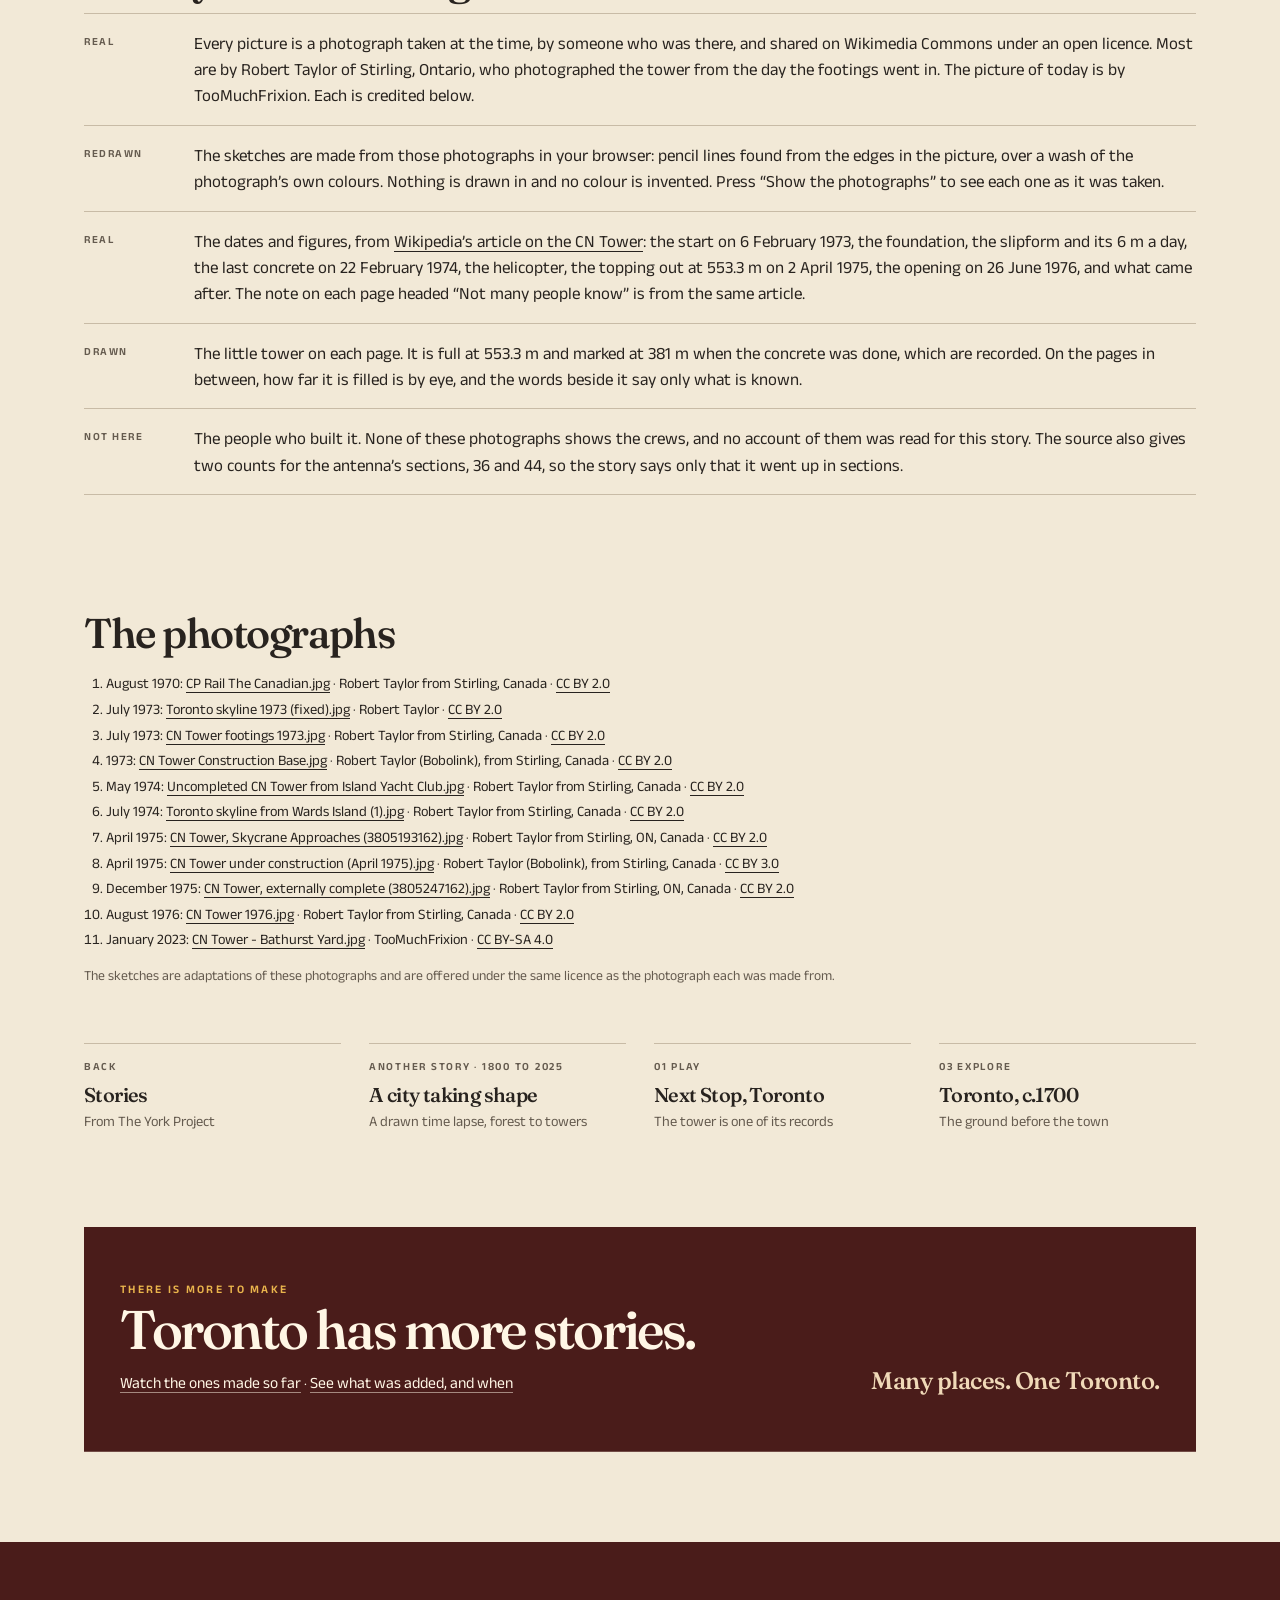
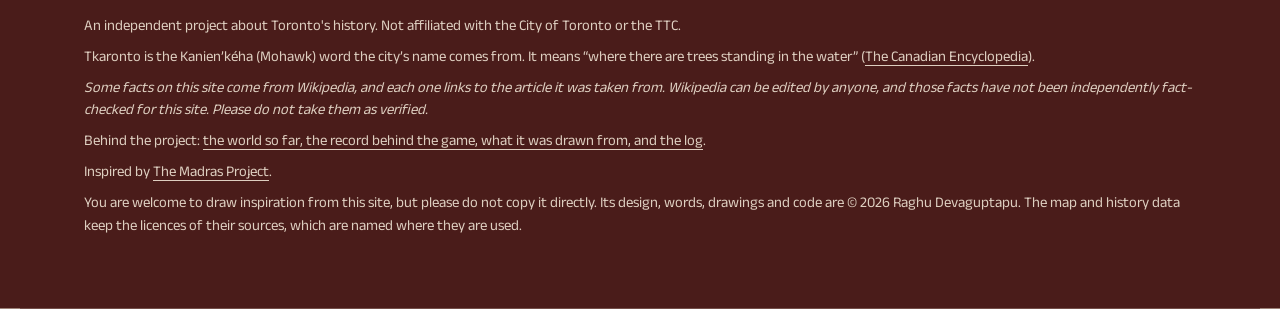
<file: tower.html>
<!DOCTYPE html>
<html lang="en">
<head>
<meta charset="utf-8">
<meta name="viewport" content="width=device-width, initial-scale=1, viewport-fit=cover">
<meta name="theme-color" content="#f2e9d7">
<link rel="icon" type="image/svg+xml" href="favicon.svg?v=20261114c">
<link rel="icon" type="image/png" sizes="32x32" href="favicon-32.png?v=20261114c">
<link rel="icon" type="image/png" sizes="192x192" href="favicon-192.png?v=20261114c">
<link rel="apple-touch-icon" href="apple-touch-icon.png?v=20261114c">
<title>How a tower went up: a CN Tower scrapbook · The York Project</title>
<meta name="description" content="A scrapbook of the CN Tower going up, from empty railway lands in 1970 to the tower today: eleven archive photographs redrawn as coloured sketches, with what was happening on each date and how high it stood.">
<link rel="preconnect" href="https://fonts.googleapis.com">
<link rel="preconnect" href="https://fonts.gstatic.com" crossorigin>
<link href="https://fonts.googleapis.com/css2?family=Anek+Latin:wght@400;500;600&family=Caveat:wght@500;700&family=Fraunces:ital,opsz,wght@0,9..144,500..650;1,9..144,500..650&family=IBM+Plex+Mono:wght@400;600&display=swap" rel="stylesheet">
<link rel="stylesheet" href="style.css?v=20261114c">
<script>try { if (localStorage.getItem('yp-motion') === 'off' || (localStorage.getItem('yp-motion') == null && matchMedia('(prefers-reduced-motion: reduce)').matches)) document.documentElement.classList.add('still'); } catch (e) {}</script>
<script src="short.js?v=20261114c"></script>
</head>
<body class="shore story-page">
<div class="wrap">
  <header class="bar">
    <div class="brand">
      <a class="name" href="./">The York Project<svg class="leaf" viewBox="0 0 100 100" aria-hidden="true"><polygon points="50,2 57,17 65,13 61,37 75,25 78,34 92,31 87,45 96,52 73,68 76,78 53,74 54,98 46,98 47,74 24,78 27,68 4,52 13,45 8,31 22,34 25,25 39,37 35,13 43,17"/></svg></a>
      <div class="name-alt" lang="moh" title="Tkaronto: the Kanien’kéha (Mohawk) word the name Toronto comes from">Tkaronto</div>
    </div>
    <nav class="menu" aria-label="Site">
      <a href="./">Home</a>
      <a href="game.html"><span>01</span> Play</a>
      <a href="./#redrawn"><span>02</span> Watch</a>
      <a href="world.html"><span>03</span> Explore</a>
      <a href="./#stories"><span>04</span> Stories</a>
    </nav>
  </header>
  <nav class="crumbs" aria-label="Breadcrumb">
    <a href="./">Home</a><span aria-hidden="true">/</span><a href="./#stories">Stories</a><span aria-hidden="true">/</span><span aria-current="page">How a tower went up</span>
  </nav>
  <div class="shore-head">
    <div class="mono">Stories from The York Project · 1970 to today</div>
    <h1>How a tower <em>went up.</em></h1>
    <p>A scrapbook in eleven pages. Railway tracks in 1970; the tallest free-standing structure in the world by 1975.</p>
  </div>
</div>

<div class="short-frame" id="story-frame">
<div class="story" id="story" tabindex="0" aria-label="Scrapbook: the CN Tower going up, in eleven pages. Use the arrow keys or the buttons to turn pages.">
  <div class="story-bars" id="story-bars" aria-hidden="true"></div>
  <div class="binding" aria-hidden="true"></div>
  <div class="pages" id="story-pages"></div>
  <button class="turn prev" id="story-prev" type="button" aria-label="Previous page"><span aria-hidden="true">‹</span></button>
  <button class="turn next" id="story-next" type="button" aria-label="Next page"><span aria-hidden="true">›</span></button>
</div>
  <button class="frame-btn frame-max" id="story-max" type="button" aria-pressed="false">Maximize</button>
  <button class="frame-btn frame-play" id="story-play2" type="button" aria-label="Play or pause">▶</button>
</div>

<div class="wrap">
  <div class="story-ctl">
    <button class="btn dark" id="story-play" type="button" aria-pressed="false">Turn the pages for me</button>
    <button class="btn" id="story-photo" type="button" aria-pressed="false">Show the photographs</button>
  </div>
  <div class="story-years" id="story-years" role="group" aria-label="Jump to a page"></div>

  <section class="notes">
    <div class="sec-head"><h2>What you are looking at</h2></div>
    <ul class="log">
      <li><span class="mono">Real</span><span>Every picture is a photograph taken at the time, by someone who was there, and shared on Wikimedia Commons under an open licence. Most are by Robert Taylor of Stirling, Ontario, who photographed the tower from the day the footings went in. The picture of today is by TooMuchFrixion. Each is credited below.</span></li>
      <li><span class="mono">Redrawn</span><span>The sketches are made from those photographs in your browser: pencil lines found from the edges in the picture, over a wash of the photograph’s own colours. Nothing is drawn in and no colour is invented. Press “Show the photographs” to see each one as it was taken.</span></li>
      <li><span class="mono">Real</span><span>The dates and figures, from <a href="https://en.wikipedia.org/wiki/CN_Tower" target="_blank" rel="noopener">Wikipedia’s article on the CN Tower</a>: the start on 6 February 1973, the foundation, the slipform and its 6 m a day, the last concrete on 22 February 1974, the helicopter, the topping out at 553.3 m on 2 April 1975, the opening on 26 June 1976, and what came after. The note on each page headed “Not many people know” is from the same article.</span></li>
      <li><span class="mono">Drawn</span><span>The little tower on each page. It is full at 553.3 m and marked at 381 m when the concrete was done, which are recorded. On the pages in between, how far it is filled is by eye, and the words beside it say only what is known.</span></li>
      <li><span class="mono">Not here</span><span>The people who built it. None of these photographs shows the crews, and no account of them was read for this story. The source also gives two counts for the antenna’s sections, 36 and 44, so the story says only that it went up in sections.</span></li>
    </ul>
  </section>

  <section class="notes">
    <div class="sec-head"><h2>The photographs</h2></div>
    <ol class="credits" id="story-credits"></ol>
    <p class="src" style="margin-top:14px">The sketches are adaptations of these photographs and are offered under the same licence as the photograph each was made from.</p>
  </section>

  <nav class="pager" aria-label="Where to go next">
    <a href="./#stories"><span class="kicker">Back</span><b>Stories</b><span>From The York Project</span></a>
    <a href="town.html"><span class="kicker">Another story · 1800 to 2025</span><b>A city taking shape</b><span>A drawn time lapse, forest to towers</span></a>
    <a href="game.html"><span class="kicker">01 Play</span><b>Next Stop, Toronto</b><span>The tower is one of its records</span></a>
    <a href="world.html"><span class="kicker">03 Explore</span><b>Toronto, c.1700</b><span>The ground before the town</span></a>
  </nav>

  <section class="more-band" aria-labelledby="more-title">
    <div>
      <p class="kicker">There is more to make</p>
      <h2 id="more-title">Toronto has more stories.</h2>
      <p class="more-next"><a href="./#stories">Watch the ones made so far</a> · <a href="notes.html#log">See what was added, and when</a></p>
    </div>
    <p class="more-side">Many places. One Toronto.</p>
  </section>
  <footer>
    An independent project about Toronto's history. Not affiliated with the City of Toronto or the TTC.
    <span class="inspired">Tkaronto is the Kanien’kéha (Mohawk) word the city’s name comes from. It means “where there are trees standing in the water” (<a href="https://thecanadianencyclopedia.ca/en/article/toronto" target="_blank" rel="noopener">The Canadian Encyclopedia</a>).</span>
    <span class="inspired wiki-note">Some facts on this site come from Wikipedia, and each one links to the article it was taken from. Wikipedia can be edited by anyone, and those facts have not been independently fact-checked for this site. Please do not take them as verified.</span>
    <span class="inspired">Behind the project: <a href="notes.html">the world so far, the record behind the game, what it was drawn from, and the log</a>.</span>
    <span class="inspired">Inspired by <a href="https://madras.v40.in/" target="_blank" rel="noopener">The Madras Project</a>.</span>
    <span class="inspired rights">You are welcome to draw inspiration from this site, but please do not copy it directly. Its design, words, drawings and code are © 2026 Raghu Devaguptapu. The map and history data keep the licences of their sources, which are named where they are used.</span>
  </footer>
</div>

<script src="data/tower.js?v=20261114c"></script>
<script src="sketch.js?v=20261114c"></script>
<script src="tower.js?v=20261114c"></script>
</body>
</html>
</file>
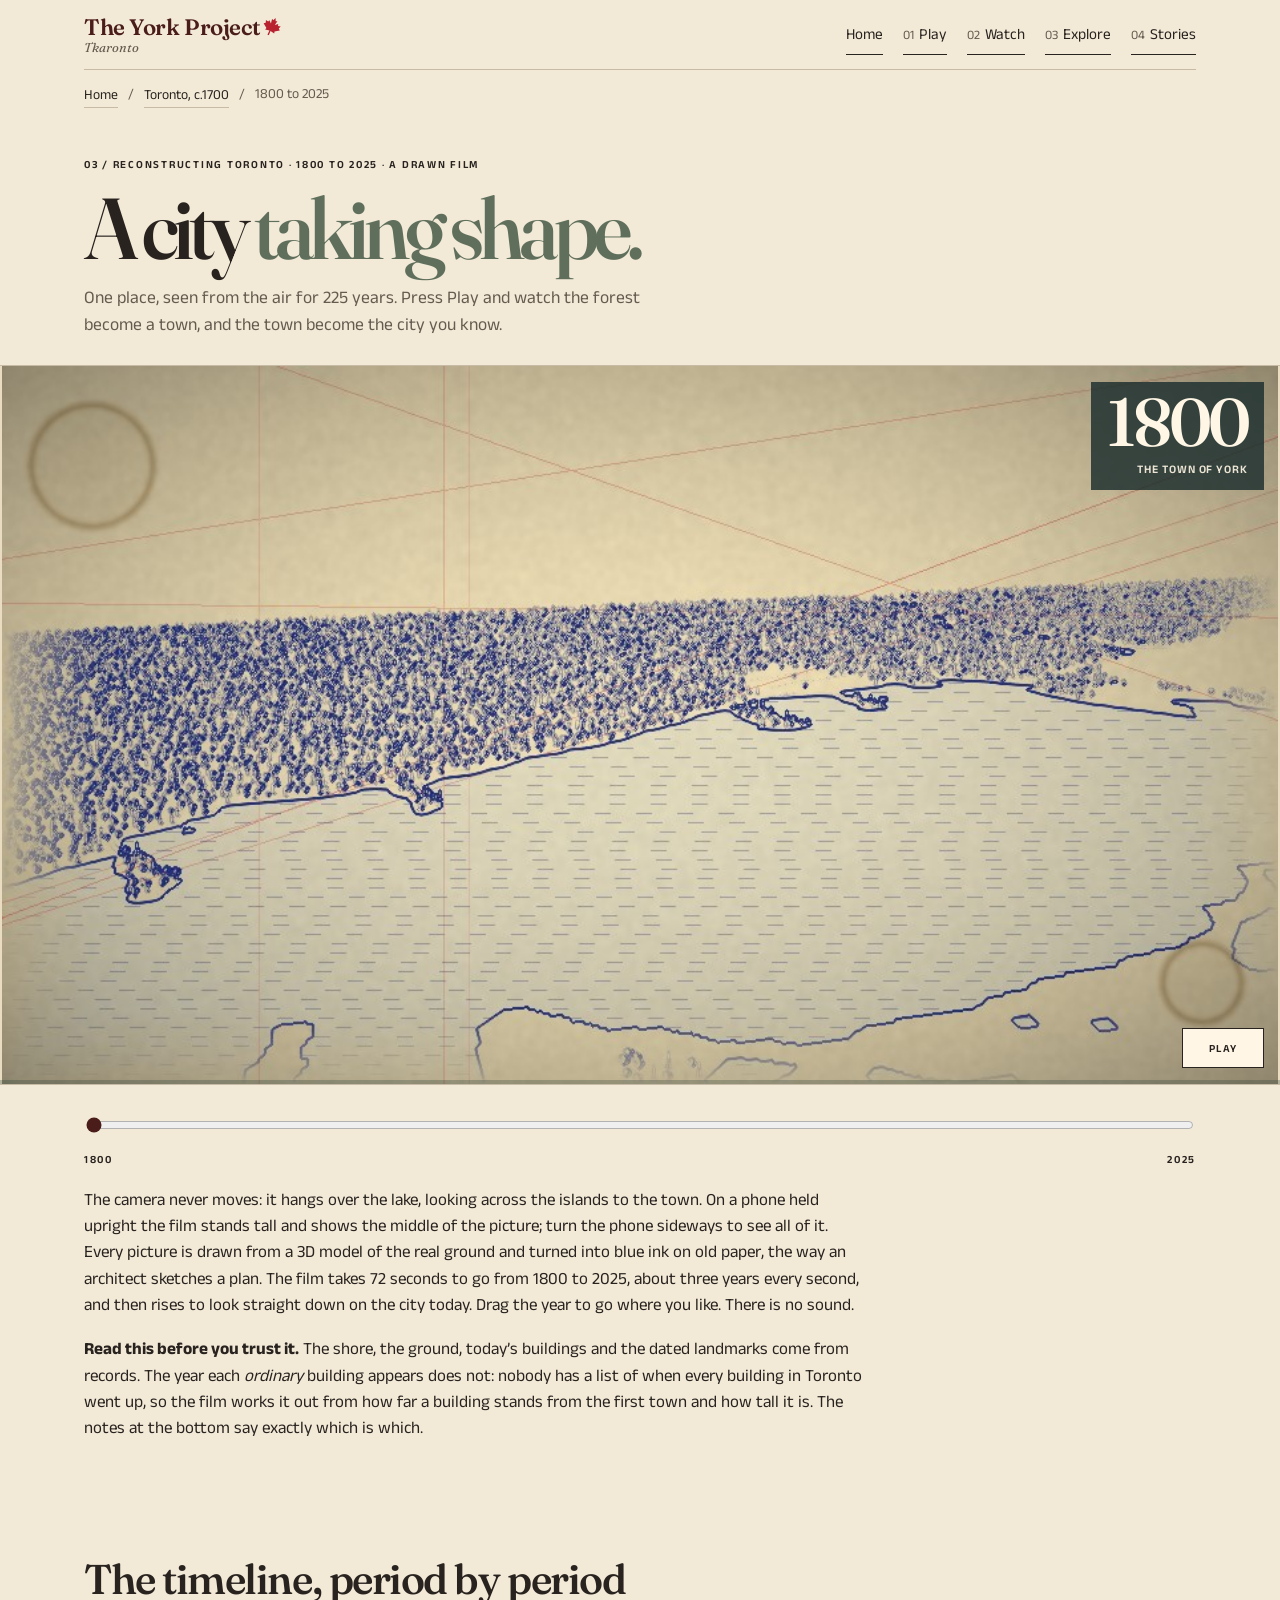
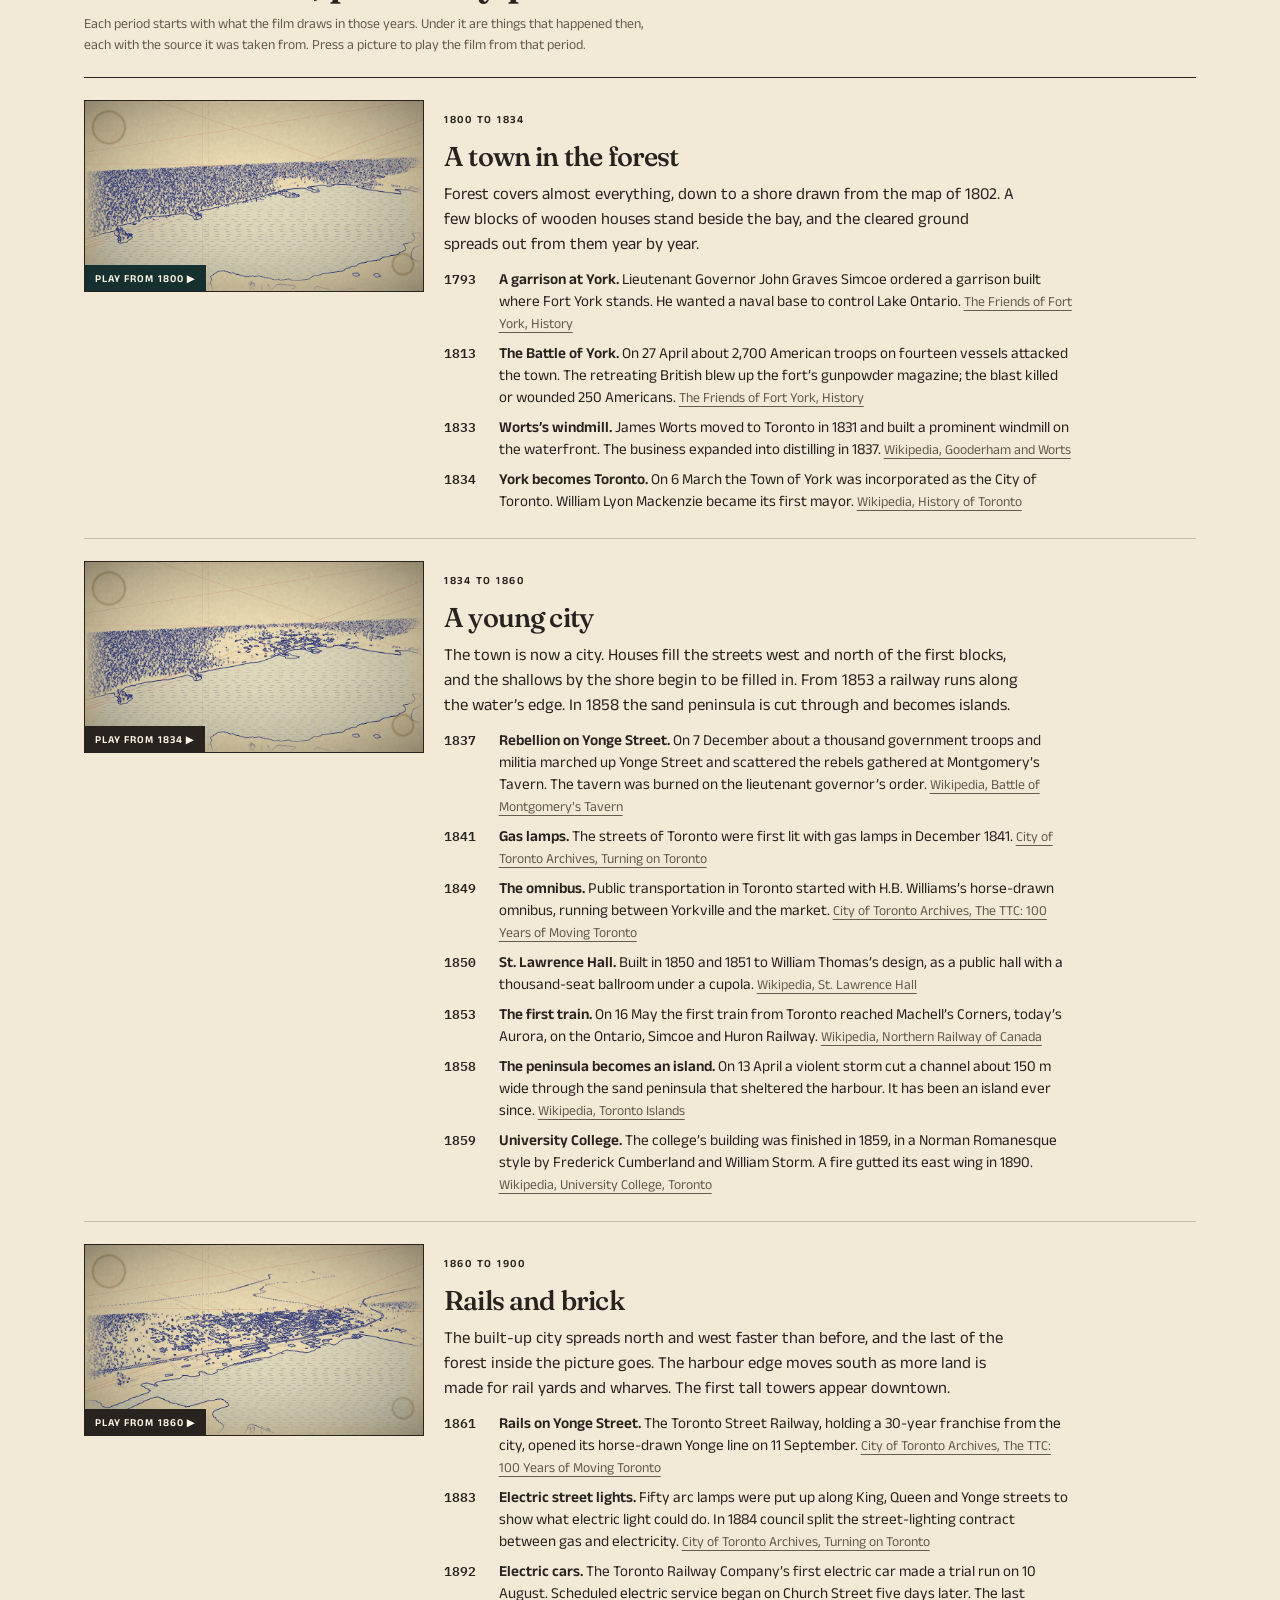
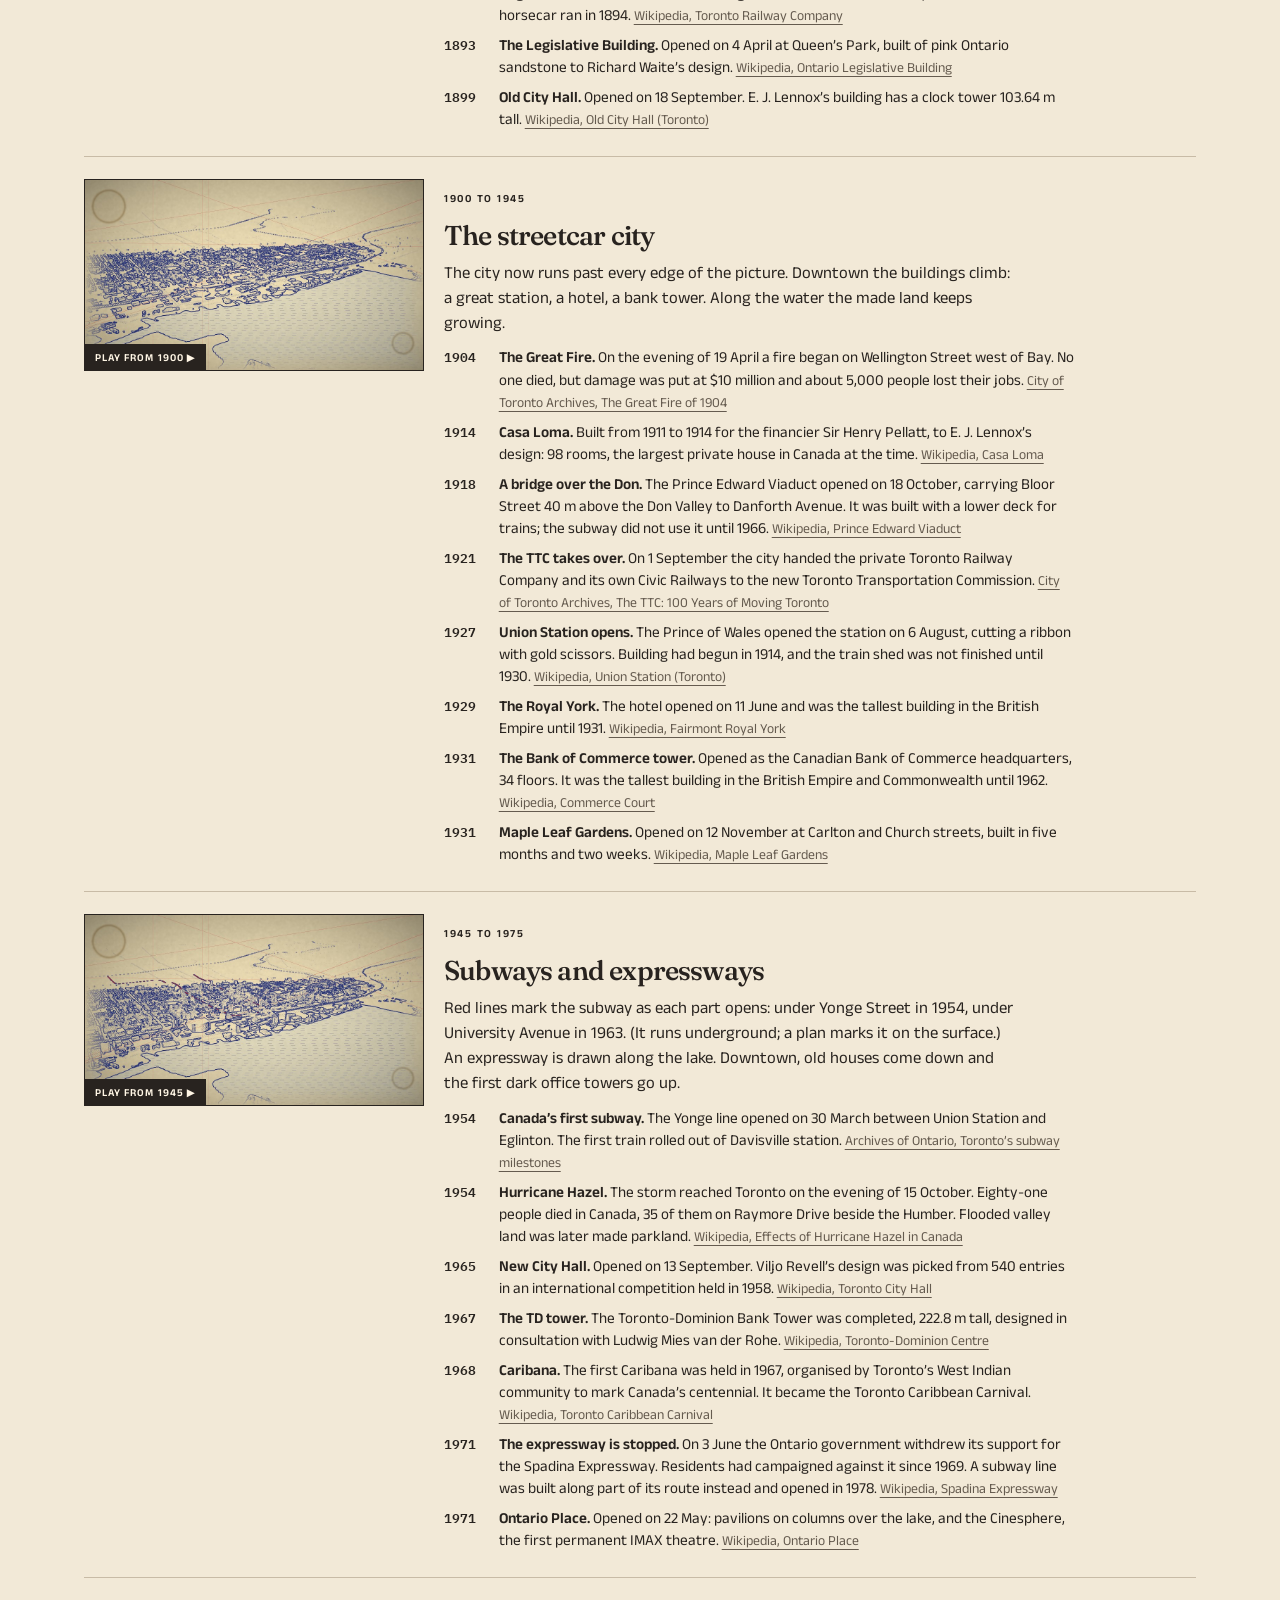
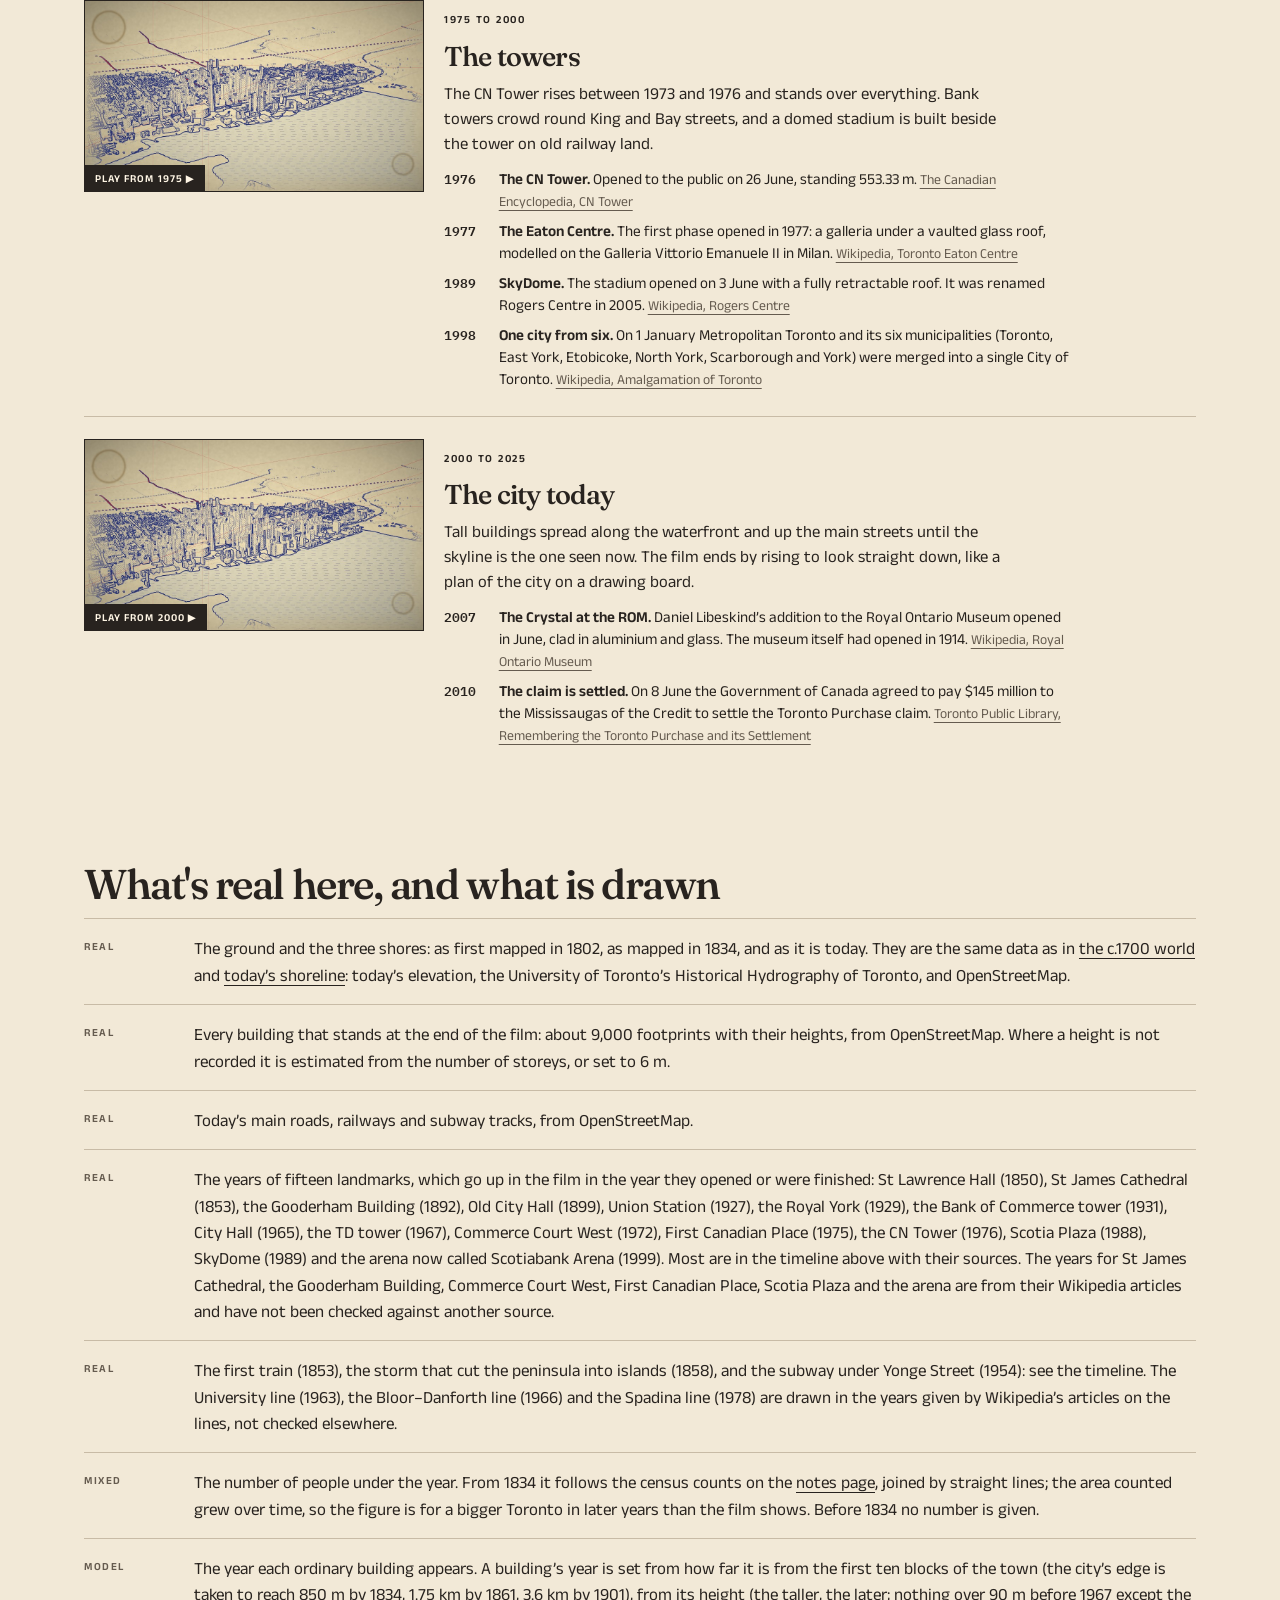
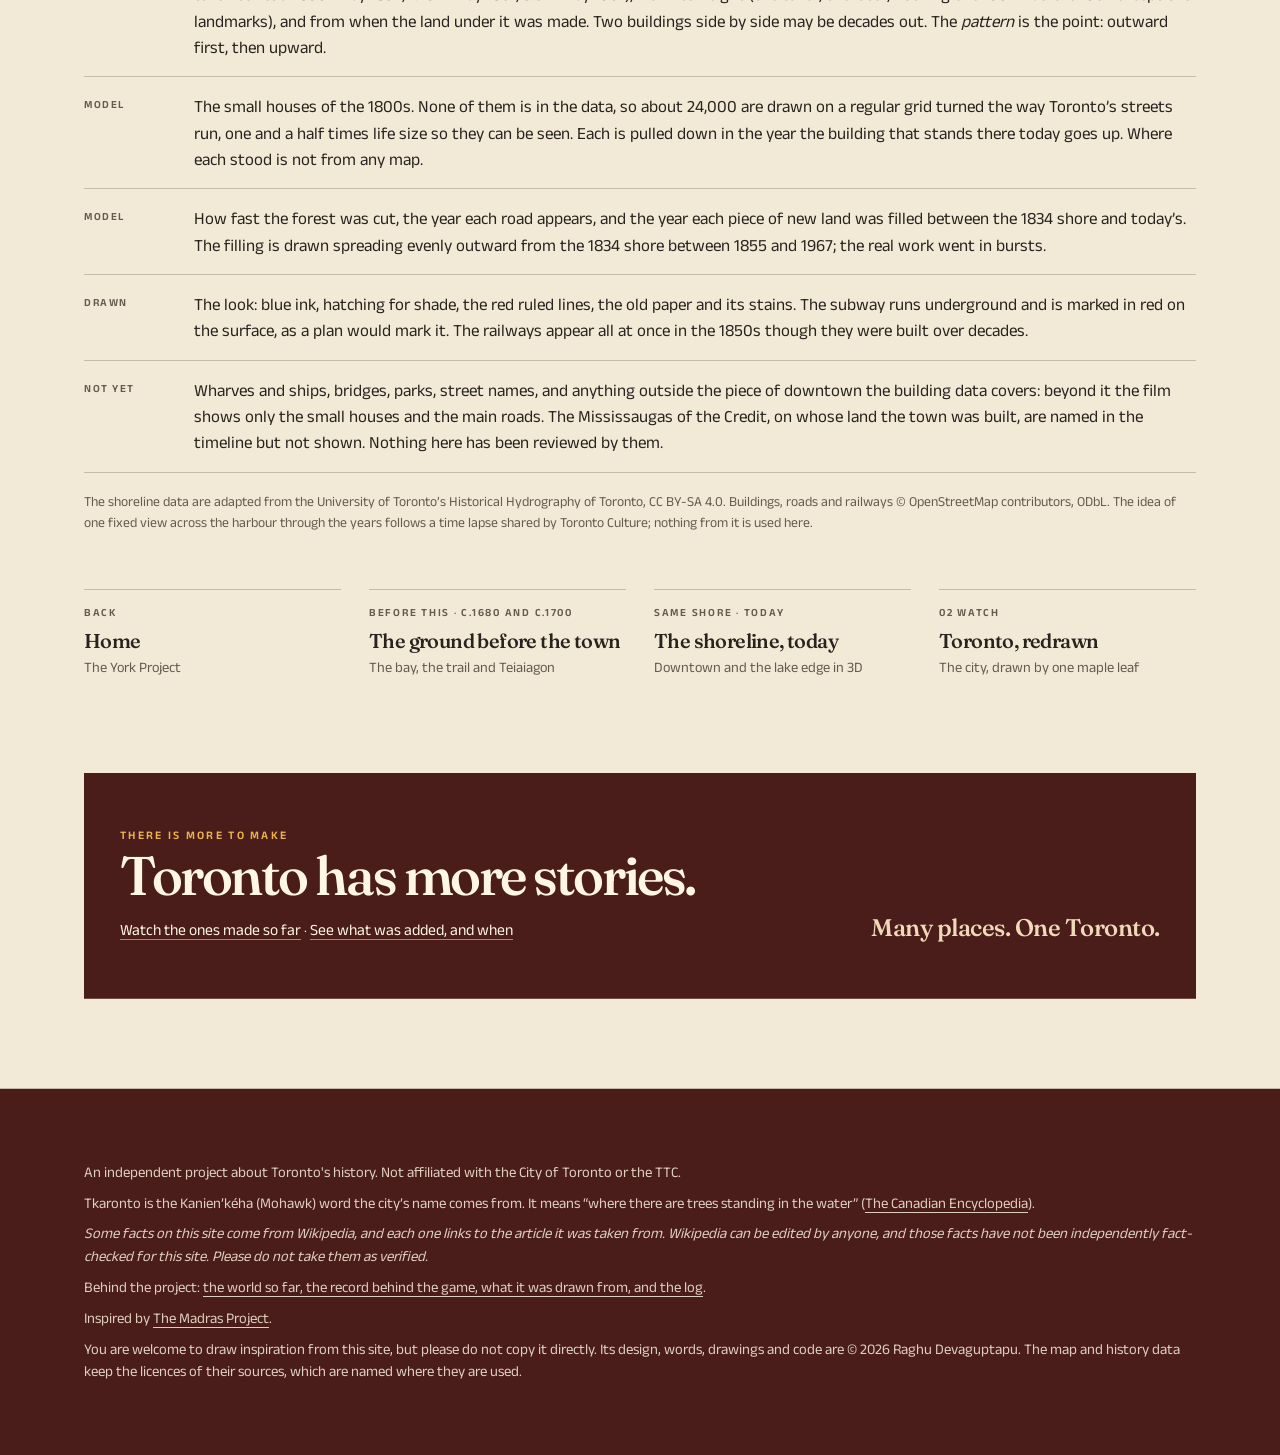
<file: town.html>
<!DOCTYPE html>
<html lang="en">
<head>
<meta charset="utf-8">
<meta name="viewport" content="width=device-width, initial-scale=1, viewport-fit=cover">
<meta name="theme-color" content="#f2e9d7">
<link rel="icon" type="image/svg+xml" href="favicon.svg?v=20261114c">
<link rel="icon" type="image/png" sizes="32x32" href="favicon-32.png?v=20261114c">
<link rel="icon" type="image/png" sizes="192x192" href="favicon-192.png?v=20261114c">
<link rel="apple-touch-icon" href="apple-touch-icon.png?v=20261114c">
<title>Toronto, 1800 to 2025: a city taking shape · The York Project</title>
<meta name="description" content="A time lapse of Toronto’s harbour and downtown from 1800 to 2025, drawn in blue ink like an architect’s sketch: forest, a town, a city of brick and rail, then towers. With a timeline of what happened in each period, every entry from a named source.">
<link rel="preconnect" href="https://fonts.googleapis.com">
<link rel="preconnect" href="https://fonts.gstatic.com" crossorigin>
<link href="https://fonts.googleapis.com/css2?family=Anek+Latin:wght@400;500;600&family=Fraunces:ital,opsz,wght@0,9..144,500..650;1,9..144,500..650&family=IBM+Plex+Mono:wght@400;600&display=swap" rel="stylesheet">
<link rel="stylesheet" href="style.css?v=20261114c">
<script>try { if (localStorage.getItem('yp-motion') === 'off' || (localStorage.getItem('yp-motion') == null && matchMedia('(prefers-reduced-motion: reduce)').matches)) document.documentElement.classList.add('still'); } catch (e) {}</script>
<script src="short.js?v=20261114c"></script>
</head>
<body class="shore town">
<div class="wrap">
  <header class="bar">
    <div class="brand">
      <a class="name" href="./">The York Project<svg class="leaf" viewBox="0 0 100 100" aria-hidden="true"><polygon points="50,2 57,17 65,13 61,37 75,25 78,34 92,31 87,45 96,52 73,68 76,78 53,74 54,98 46,98 47,74 24,78 27,68 4,52 13,45 8,31 22,34 25,25 39,37 35,13 43,17"/></svg></a>
      <div class="name-alt" lang="moh" title="Tkaronto: the Kanien’kéha (Mohawk) word the name Toronto comes from">Tkaronto</div>
    </div>
    <nav class="menu" aria-label="Site">
      <a href="./">Home</a>
      <a href="game.html"><span>01</span> Play</a>
      <a href="./#redrawn"><span>02</span> Watch</a>
      <a href="world.html"><span>03</span> Explore</a>
      <a href="./#stories"><span>04</span> Stories</a>
    </nav>
  </header>
    <nav class="crumbs" aria-label="Breadcrumb">
    <a href="./">Home</a><span aria-hidden="true">/</span><a href="world.html">Toronto, c.1700</a><span aria-hidden="true">/</span><span aria-current="page">1800 to 2025</span>
  </nav>

  <div class="shore-head">
    <div class="mono">03 / Reconstructing Toronto · 1800 to 2025 · a drawn film</div>
    <h1>A city <em>taking shape.</em></h1>
    <p>One place, seen from the air for 225 years. Press Play and watch the forest become a town, and the town become the city you know.</p>
  </div>
</div>

<div class="world3d rec tl" id="tl">
  <video muted playsinline preload="none" aria-label="A drawn time lapse of Toronto’s harbour and downtown from 1800 to 2025"></video>
  <div class="town-clock" aria-live="off"><b id="town-year">1800</b><span id="town-pop">The Town of York</span></div>
  <div class="world-track" role="progressbar" aria-label="Progress from 1800 to 2025"><span></span></div>
  <button class="world-play" id="tl-play" type="button" aria-pressed="false">Play</button>
</div>

<div class="wrap">
  <div class="town-years">
    <label for="town-range" class="mono">Year</label>
    <input type="range" id="town-range" min="1800" max="2025" step="1" value="1800" aria-label="Year, from 1800 to 2025">
    <span class="mono">1800</span><span class="mono" style="margin-left:auto">2025</span>
  </div>
  <p class="town-intro">The camera never moves: it hangs over the lake, looking across the islands to the town. On a phone held upright the film stands tall and shows the middle of the picture; turn the phone sideways to see all of it. Every picture is drawn from a 3D model of the real ground and turned into blue ink on old paper, the way an architect sketches a plan. The film takes 72 seconds to go from 1800 to 2025, about three years every second, and then rises to look straight down on the city today. Drag the year to go where you like. There is no sound.</p>
  <p class="town-intro"><b>Read this before you trust it.</b> The shore, the ground, today’s buildings and the dated landmarks come from records. The year each <em>ordinary</em> building appears does not: nobody has a list of when every building in Toronto went up, so the film works it out from how far a building stands from the first town and how tall it is. The notes at the bottom say exactly which is which.</p>

  <section class="notes">
    <div class="sec-head"><h2>The timeline, period by period</h2></div>
    <p class="fine" style="max-width:70ch">Each period starts with what the film draws in those years. Under it are things that happened then, each with the source it was taken from. Press a picture to play the film from that period.</p>
    <ol class="town-line" id="town-line"></ol>
  </section>

  <section class="notes">
    <div class="sec-head"><h2>What's real here, and what is drawn</h2></div>
    <ul class="log">
      <li><span class="mono">Real</span><span>The ground and the three shores: as first mapped in 1802, as mapped in 1834, and as it is today. They are the same data as in <a href="world.html">the c.1700 world</a> and <a href="shore.html">today’s shoreline</a>: today’s elevation, the University of Toronto’s Historical Hydrography of Toronto, and OpenStreetMap.</span></li>
      <li><span class="mono">Real</span><span>Every building that stands at the end of the film: about 9,000 footprints with their heights, from OpenStreetMap. Where a height is not recorded it is estimated from the number of storeys, or set to 6 m.</span></li>
      <li><span class="mono">Real</span><span>Today’s main roads, railways and subway tracks, from OpenStreetMap.</span></li>
      <li><span class="mono">Real</span><span>The years of fifteen landmarks, which go up in the film in the year they opened or were finished: St Lawrence Hall (1850), St James Cathedral (1853), the Gooderham Building (1892), Old City Hall (1899), Union Station (1927), the Royal York (1929), the Bank of Commerce tower (1931), City Hall (1965), the TD tower (1967), Commerce Court West (1972), First Canadian Place (1975), the CN Tower (1976), Scotia Plaza (1988), SkyDome (1989) and the arena now called Scotiabank Arena (1999). Most are in the timeline above with their sources. The years for St James Cathedral, the Gooderham Building, Commerce Court West, First Canadian Place, Scotia Plaza and the arena are from their Wikipedia articles and have not been checked against another source.</span></li>
      <li><span class="mono">Real</span><span>The first train (1853), the storm that cut the peninsula into islands (1858), and the subway under Yonge Street (1954): see the timeline. The University line (1963), the Bloor–Danforth line (1966) and the Spadina line (1978) are drawn in the years given by Wikipedia’s articles on the lines, not checked elsewhere.</span></li>
      <li><span class="mono">Mixed</span><span>The number of people under the year. From 1834 it follows the census counts on the <a href="notes.html">notes page</a>, joined by straight lines; the area counted grew over time, so the figure is for a bigger Toronto in later years than the film shows. Before 1834 no number is given.</span></li>
      <li><span class="mono">Model</span><span>The year each ordinary building appears. A building’s year is set from how far it is from the first ten blocks of the town (the city’s edge is taken to reach 850 m by 1834, 1.75 km by 1861, 3.6 km by 1901), from its height (the taller, the later; nothing over 90 m before 1967 except the landmarks), and from when the land under it was made. Two buildings side by side may be decades out. The <em>pattern</em> is the point: outward first, then upward.</span></li>
      <li><span class="mono">Model</span><span>The small houses of the 1800s. None of them is in the data, so about 24,000 are drawn on a regular grid turned the way Toronto’s streets run, one and a half times life size so they can be seen. Each is pulled down in the year the building that stands there today goes up. Where each stood is not from any map.</span></li>
      <li><span class="mono">Model</span><span>How fast the forest was cut, the year each road appears, and the year each piece of new land was filled between the 1834 shore and today’s. The filling is drawn spreading evenly outward from the 1834 shore between 1855 and 1967; the real work went in bursts.</span></li>
      <li><span class="mono">Drawn</span><span>The look: blue ink, hatching for shade, the red ruled lines, the old paper and its stains. The subway runs underground and is marked in red on the surface, as a plan would mark it. The railways appear all at once in the 1850s though they were built over decades.</span></li>
      <li><span class="mono">Not yet</span><span>Wharves and ships, bridges, parks, street names, and anything outside the piece of downtown the building data covers: beyond it the film shows only the small houses and the main roads. The Mississaugas of the Credit, on whose land the town was built, are named in the timeline but not shown. Nothing here has been reviewed by them.</span></li>
    </ul>
    <p class="src" style="margin-top:18px">The shoreline data are adapted from the University of Toronto’s Historical Hydrography of Toronto, CC BY-SA 4.0. Buildings, roads and railways © OpenStreetMap contributors, ODbL. The idea of one fixed view across the harbour through the years follows a time lapse shared by Toronto Culture; nothing from it is used here.</p>
  </section>

  <nav class="pager" aria-label="Where to go next">
    <a href="./"><span class="kicker">Back</span><b>Home</b><span>The York Project</span></a>
    <a href="world.html"><span class="kicker">Before this · c.1680 and c.1700</span><b>The ground before the town</b><span>The bay, the trail and Teiaiagon</span></a>
    <a href="shore.html"><span class="kicker">Same shore · today</span><b>The shoreline, today</b><span>Downtown and the lake edge in 3D</span></a>
    <a href="./#redrawn"><span class="kicker">02 Watch</span><b>Toronto, redrawn</b><span>The city, drawn by one maple leaf</span></a>
  </nav>

  <section class="more-band" aria-labelledby="more-title">
    <div>
      <p class="kicker">There is more to make</p>
      <h2 id="more-title">Toronto has more stories.</h2>
      <p class="more-next"><a href="./#stories">Watch the ones made so far</a> · <a href="notes.html#log">See what was added, and when</a></p>
    </div>
    <p class="more-side">Many places. One Toronto.</p>
  </section>
  <footer>
    An independent project about Toronto's history. Not affiliated with the City of Toronto or the TTC.
    <span class="inspired">Tkaronto is the Kanien’kéha (Mohawk) word the city’s name comes from. It means “where there are trees standing in the water” (<a href="https://thecanadianencyclopedia.ca/en/article/toronto" target="_blank" rel="noopener">The Canadian Encyclopedia</a>).</span>
    <span class="inspired wiki-note">Some facts on this site come from Wikipedia, and each one links to the article it was taken from. Wikipedia can be edited by anyone, and those facts have not been independently fact-checked for this site. Please do not take them as verified.</span>
    <span class="inspired">Behind the project: <a href="notes.html">the world so far, the record behind the game, what it was drawn from, and the log</a>.</span>
    <span class="inspired">Inspired by <a href="https://madras.v40.in/" target="_blank" rel="noopener">The Madras Project</a>.</span>
    <span class="inspired rights">You are welcome to draw inspiration from this site, but please do not copy it directly. Its design, words, drawings and code are © 2026 Raghu Devaguptapu. The map and history data keep the licences of their sources, which are named where they are used.</span>
  </footer>
</div>

<script src="records.js?v=20261114c"></script>
<script src="scenery.js?v=20261114c"></script>
<script src="town.js?v=20261114c"></script>
</body>
</html>
</file>
<file: style.css>
/* The York Project. Sand paper, an oxide red, a lake teal: wide editorial bands,
   a large serif, and live 3D wherever a picture would otherwise go. */
:root {
  --sand: #f2e9d7;
  --sand-2: #ede3ce;
  --chalk: #fff6e5;
  --ink: #28231f;
  --muted: #655b4f;
  --rule: #c8bba6;
  --oxide: #4a1c1a;
  --lake: #16302f;
  --red: #b8232f;
  --sun: #e9b44c;
  --green: #8fb8a4;
  --gutter: clamp(20px, 5vw, 80px);
  --display: 'Fraunces', Georgia, 'Times New Roman', serif;
  --body: 'Anek Latin', Arial, system-ui, sans-serif;
  --mono: 'IBM Plex Mono', ui-monospace, Consolas, monospace;
  /* names the game and 3D pages already use */
  --paper: var(--sand); --paper-2: var(--sand-2); --ink-2: var(--muted);
}

* { box-sizing: border-box; }
[hidden] { display: none !important; }
html { scroll-behavior: smooth; -webkit-text-size-adjust: 100%; text-size-adjust: 100%; }
html.still { scroll-behavior: auto; }
body {
  margin: 0; background: var(--sand); color: var(--ink);
  font-family: var(--body); font-size: 17px; line-height: 1.55;
  -webkit-font-smoothing: antialiased; -webkit-tap-highlight-color: transparent; overflow-wrap: break-word;
}
a { color: inherit; text-underline-offset: 4px; text-decoration-thickness: 1px; }
a:focus-visible, button:focus-visible, input:focus-visible, summary:focus-visible { outline: 2px solid var(--red); outline-offset: 3px; }
.wrap { max-width: 1240px; margin: 0 auto; padding: 0 max(var(--gutter), env(safe-area-inset-right)) 0 max(var(--gutter), env(safe-area-inset-left)); }
.mono, .kicker { font-family: var(--body); font-weight: 600; font-size: 0.68rem; letter-spacing: 0.16em; text-transform: uppercase; }
.fine { font-size: 0.86rem; color: var(--muted); margin: 0; }

/* ---------- top bar ---------- */
.bar {
  position: sticky; top: 0; z-index: 30; display: flex; justify-content: space-between; align-items: center; gap: 8px 24px; flex-wrap: wrap;
  padding: 14px max(var(--gutter), env(safe-area-inset-right)) 14px max(var(--gutter), env(safe-area-inset-left));
  background: var(--sand); border-bottom: 1px solid var(--rule);
}
.wrap > .bar { position: static; padding-left: 0; padding-right: 0; }
.bar a { text-decoration: none; }
.brand { line-height: 1.1; }
.bar .name { font-family: var(--display); font-weight: 600; font-size: 1.4rem; letter-spacing: -0.02em; color: var(--oxide); white-space: nowrap; }
.leaf { width: 0.86em; height: 0.86em; margin-left: 0.02em; vertical-align: 0.02em; fill: var(--red); transform: rotate(24deg); transform-origin: 30% 70%; }
.name-alt { font-family: var(--display); font-style: italic; font-size: 0.8rem; color: var(--muted); }
.bar-side { display: flex; align-items: center; gap: 18px; font-size: 0.92rem; }
.bar nav { display: flex; flex-wrap: wrap; gap: 0 20px; }
.bar nav a { padding: 8px 0; border-bottom: 1px solid var(--ink); }
/* The game and 3D pages carry the site menu, a breadcrumb back to the home page, and links on to the other pieces. */
.menu { display: flex; flex-wrap: wrap; gap: 0 20px; font-size: 0.95rem; }
.menu a { padding: 8px 0 6px; border-bottom: 1px solid transparent; }
.menu a:hover { border-bottom-color: var(--ink); }
.menu a[aria-current] { border-bottom-color: var(--red); font-weight: 600; }
.menu span { color: var(--muted); font-size: 0.8rem; margin-right: 2px; }
.crumbs { display: flex; flex-wrap: wrap; align-items: center; gap: 4px 10px; padding: 10px 0 0; font-size: 0.86rem; color: var(--muted); }
.crumbs a { color: var(--ink); text-decoration: none; border-bottom: 1px solid var(--rule); padding: 4px 0 2px; }
.crumbs a:hover { border-bottom-color: var(--ink); }
.pager { display: grid; grid-template-columns: repeat(auto-fit, minmax(190px, 1fr)); gap: 0 28px; max-width: 1080px; margin: 34px auto 0; padding: 0 24px; }
.wrap .pager { max-width: none; padding: 0; margin-top: 56px; }
.pager a { display: flex; flex-direction: column; gap: 3px; padding: 14px 0 18px; border-top: 1px solid var(--rule); text-decoration: none; }
.pager a:hover { border-top-color: var(--ink); }
.pager a b { font: 550 1.25rem var(--display); letter-spacing: -0.03em; }
.pager a .kicker { color: var(--muted); margin-bottom: 4px; }
.pager a span:last-child { font-size: 0.9rem; color: var(--muted); }
@media (max-width: 640px) {
  .menu { gap: 0 14px; font-size: 0.9rem; width: 100%; }
  .menu a { padding: 10px 0 8px; }
  .pager { grid-template-columns: 1fr 1fr; gap: 0 16px; padding: 0 16px; }
}
.pill { display: inline-flex; align-items: center; gap: 10px; font: 500 0.9rem var(--body); color: var(--ink); background: transparent; border: 1px solid var(--ink); border-radius: 99px; padding: 9px 18px 9px 16px; cursor: pointer; min-height: 40px; }
.pill .glyph { width: 9px; height: 11px; border-left: 3px solid currentColor; border-right: 3px solid currentColor; }
html.still .pill .glyph { width: 0; height: 0; border: 6px solid transparent; border-left: 9px solid currentColor; border-right: 0; }
@media (max-width: 720px) { .bar .by { display: none; } .bar .name { font-size: 1.2rem; } .pill { padding: 6px 14px 6px 12px; min-height: 36px; } }

/* ---------- arrival ---------- */
/* The one-line introduction sits on its own row under the title, small, closed off by a rule. */
.arrival { display: flex; justify-content: space-between; align-items: center; gap: 8px 40px; flex-wrap: wrap; padding: 12px var(--gutter); background: var(--sand); border-bottom: 1px solid var(--rule); }
.arrival p { margin: 0; font-size: 0.88rem; line-height: 1.45; color: var(--muted); max-width: 60ch; }
.arrival nav { display: flex; flex-wrap: wrap; gap: 6px 22px; }
.arrival nav a { text-decoration: none; padding: 6px 0 8px; border-bottom: 1px solid var(--rule); font-size: 0.98rem; }
.arrival nav a:hover { border-color: var(--ink); }
.arrival nav span { color: var(--muted); font-size: 0.86rem; margin-right: 3px; }

/* ---------- bands: full-width sections ---------- */
.band { position: relative; padding: clamp(48px, 7vw, 96px) 0 clamp(40px, 6vw, 80px); scroll-margin-top: 70px; }
.band-in { position: relative; padding: 0 var(--gutter); }
.band h1, .mega {
  font-family: var(--display); font-weight: 550; font-size: clamp(3.4rem, 11.5vw, 6.7rem); line-height: 0.88; letter-spacing: -0.065em;
  margin: 22px 0 0; font-variation-settings: 'opsz' 144;
}
.band h1 span, .mega span { display: block; }
.lead { font-size: clamp(1.2rem, 2.2vw, 1.5rem); line-height: 1.28; margin: 30px 0 0; max-width: 24ch; }
.sublead { margin: 18px 0 0; max-width: 40ch; font-size: 1.02rem; }
.split { display: grid; grid-template-columns: minmax(0, 1.25fr) minmax(0, 1fr); gap: 24px 60px; align-items: end; }
.split .aside .lead { margin-top: 0; max-width: 30ch; }
.split .aside .fine { margin-top: 18px; padding-top: 14px; border-top: 1px solid currentColor; display: inline-block; min-width: 60%; }
@media (max-width: 820px) { .split { grid-template-columns: 1fr; } }

.btn-row { display: flex; flex-wrap: wrap; gap: 10px; margin-top: 30px; }
.btn {
  display: inline-flex; align-items: center; justify-content: space-between; gap: 22px; min-height: 52px; padding: 13px 20px 13px 22px;
  font: 600 1.02rem var(--body); text-decoration: none; cursor: pointer; border-radius: 0;
  background: var(--chalk); color: var(--oxide); border: 1px solid var(--chalk); transition: transform 0.12s ease, background 0.12s ease;
}
.btn i { font-style: normal; font-size: 0.72em; }
.btn:hover { transform: translateY(-2px); }
.btn.ghost { background: rgba(20, 8, 6, 0.35); color: var(--chalk); border-color: rgba(255, 246, 229, 0.45); }
.btn.dark { background: var(--lake); color: var(--chalk); border-color: var(--lake); }
html.still .btn { transition: none; }

/* 01 · play */
.band-play { background: var(--oxide); color: var(--chalk); min-height: min(820px, 92vh); display: flex; flex-direction: column; overflow: hidden;
  background-image: linear-gradient(180deg, #2f4148 0%, #a08a78 40%, #eab873 64%, #356a6c 64.2%, #24525a 100%); } /* shown only if the 3D picture cannot start */
#hero-gl { position: absolute; inset: 0; width: 100%; height: 100%; display: block; }
.band-shade { position: absolute; inset: 0; background: linear-gradient(90deg, rgba(36, 10, 8, 0.92) 0%, rgba(36, 10, 8, 0.78) 34%, rgba(36, 10, 8, 0.46) 56%, rgba(36, 10, 8, 0) 82%), linear-gradient(0deg, rgba(10, 22, 24, 0.75) 0%, rgba(10, 22, 24, 0) 30%); pointer-events: none; }
/* The title sits on a moving painting whose sky can be bright or dark, and whose width changes with the window.
   So it does not rely on the shade alone: both lines carry a dark halo that keeps them readable on any colour. */
.band-play h1, .band-play .kicker { text-shadow: 0 0 2px rgba(26, 8, 6, 0.85), 0 2px 5px rgba(26, 8, 6, 0.6), 0 4px 30px rgba(26, 8, 6, 0.75); }
.band-play h1 span { color: #ffd0b0; }
.band-play .lead, .band-play .sublead, .band-play .fine { text-shadow: 0 1px 3px rgba(26, 8, 6, 0.7), 0 2px 16px rgba(26, 8, 6, 0.6); }
.band-play .fine { color: rgba(255, 246, 229, 0.78); margin-top: 16px; }
.rides { position: relative; list-style: none; margin: auto 0 0; padding: clamp(40px, 7vw, 80px) var(--gutter) 0; display: grid; grid-template-columns: repeat(4, auto); justify-content: space-between; gap: 10px 24px; }
.rides::before { content: ''; position: absolute; left: var(--gutter); right: var(--gutter); bottom: 0.72em; border-top: 1px solid rgba(255, 246, 229, 0.3); }
.rides li { position: relative; background: transparent; font-size: 1.12rem; padding-right: 14px; }
.rides li b { font-weight: 500; }
.rides li span { font-size: 0.74rem; opacity: 0.75; margin-left: 8px; letter-spacing: 0.04em; }
.rides li { text-shadow: 0 1px 8px rgba(0, 0, 0, 0.6); }
.made-note { position: relative; margin: 14px var(--gutter) 0; font-size: 0.74rem; color: rgba(255, 246, 229, 0.6); }
/* Phones: the painting gets the top of the band to itself, with only the title over its sky.
   The tagline, buttons and rides sit below it on plain colour, so the picture is not buried. */
@media (max-width: 720px) {
  .band-play { --pic: clamp(340px, 60vh, 540px); display: block; padding-top: 0; background-image: none; }
  /* svh must sit behind @supports: a custom property accepts any text, so a second --pic using svh would
     win on a browser that lacks the unit and then make every height that reads it invalid. */
  @supports (height: 1svh) { .band-play { --pic: clamp(340px, 60svh, 540px); } }
  .band-play #hero-gl, .band-play .band-shade { height: var(--pic); bottom: auto; }
  .band-play .band-shade { background: linear-gradient(180deg, rgba(32, 12, 10, 0.8) 0%, rgba(32, 12, 10, 0.62) 30%, rgba(32, 12, 10, 0.2) 46%, rgba(32, 12, 10, 0) 56%, rgba(74, 28, 26, 0) 88%, var(--oxide) 100%); }
  .hero-title { min-height: var(--pic); padding-top: 26px; }
  /* A page cached from before .hero-title existed has the title straight inside .band-in: hold its place too. */
  .band-play .band-in > .kicker { padding-top: 26px; }
  .band-play .band-in > h1 { margin-bottom: calc(var(--pic) - 150px); }
  .band-play h1 { margin-top: 14px; }
  .band-play .lead { margin-top: 18px; }
  .band-play { min-height: 0; }
  .rides { grid-template-columns: repeat(2, 1fr); gap: 14px 20px; }
  .rides::before { display: none; }
  .rides li { font-size: 1rem; line-height: 1.25; padding: 8px 0 0; border-top: 1px solid rgba(255, 246, 229, 0.3); }
  .rides li span { display: block; margin: 2px 0 0; }
}

/* 02 · film */
.band-film { background: var(--lake); color: var(--chalk); }
.band-film .mega span { color: #dcae8c; }
.band-film .fine { color: rgba(255, 246, 229, 0.72); }
.film { position: relative; margin: clamp(30px, 5vw, 56px) var(--gutter) 0; background: #2a1512; overflow: hidden; }
.film canvas { display: block; width: 100%; aspect-ratio: 16 / 9; max-height: 82vh; }
.film canvas:active { cursor: grabbing; }
.film-labels { position: absolute; inset: 0; pointer-events: none; overflow: hidden; }
.film-labels span { position: absolute; left: 0; top: 0; white-space: nowrap; opacity: 0; font: 600 0.62rem var(--body); letter-spacing: 0.14em; text-transform: uppercase; color: var(--chalk); text-shadow: 0 1px 4px rgba(0, 0, 0, 0.8); }
.film-labels span.water { font: italic 500 0.82rem var(--display); letter-spacing: 0.02em; text-transform: none; color: #a9dde0; }
.film-labels span.fresh { background: var(--sun); color: #2a1512; padding: 2px 8px; text-shadow: none; }
.film-labels span.city { font: 550 clamp(2rem, 6vw, 4.4rem) var(--display); letter-spacing: -0.05em; text-transform: none; }
.film-cap { position: absolute; left: clamp(12px, 2.4vw, 28px); top: clamp(12px, 2.4vw, 26px); max-width: min(380px, 62%); pointer-events: none; text-shadow: 0 1px 10px rgba(20, 6, 4, 0.9); }
.film-year { font: 550 clamp(2.2rem, 6vw, 4.2rem) var(--display); letter-spacing: -0.05em; line-height: 0.9; min-height: 0.9em; font-variant-numeric: tabular-nums; }
.film-text { font: 550 clamp(1.05rem, 2vw, 1.45rem) var(--display); letter-spacing: -0.02em; margin: 8px 0 2px; }
.film-sub { font-size: 0.86rem; color: rgba(255, 246, 229, 0.82); }
.film-stat { margin-top: 8px; font-size: 0.78rem; letter-spacing: 0.06em; color: var(--sun); font-variant-numeric: tabular-nums; }
.film-key { position: absolute; right: clamp(10px, 2vw, 24px); bottom: clamp(10px, 2vw, 22px); font-size: 0.7rem; line-height: 1.6; color: rgba(255, 246, 229, 0.86); background: rgba(30, 12, 10, 0.55); padding: 8px 12px; }
.film-key .kicker { font-size: 0.56rem; margin-bottom: 4px; opacity: 0.8; }
.film-key i { display: inline-block; width: 10px; height: 10px; margin-right: 8px; transform: rotate(45deg); }
.plate { position: absolute; left: clamp(12px, 2.4vw, 28px); bottom: clamp(12px, 2.4vw, 28px); display: flex; align-items: center; gap: 16px; text-align: left; background: var(--chalk); color: var(--ink); border: 0; padding: 14px 26px 14px 14px; cursor: pointer; font-family: var(--body); }
.plate i { width: 46px; height: 46px; border: 1px solid var(--ink); border-radius: 50%; display: grid; place-items: center; font-style: normal; font-size: 0.8rem; padding-left: 3px; }
.plate b { display: block; font: 600 1.3rem var(--display); letter-spacing: -0.02em; }
.plate small { font-size: 0.8rem; color: var(--muted); }
.film.watching .plate { display: none; }
.film.flat { background: var(--sand); }
.film.flat .film-key, .film.flat .film-labels { display: none; }
.film.flat .film-cap { color: var(--ink); text-shadow: none; }
.film.flat .plate { position: static; margin: 10px; padding: 10px 18px; font-weight: 600; }
.film-line { display: block; width: calc(100% - 2 * var(--gutter)); height: 74px; margin: 14px var(--gutter) 0; cursor: pointer; }
.film-ctl { display: flex; flex-wrap: wrap; align-items: center; gap: 6px 18px; margin: 4px var(--gutter) 0; }
.film-ctl input[type=range] { flex: 1 1 200px; min-width: 120px; height: 36px; accent-color: var(--chalk); }
.film-ctl .fine { font-variant-numeric: tabular-nums; }
.link { background: none; border: 0; border-bottom: 1px solid currentColor; padding: 10px 0 6px; min-height: 40px; color: inherit; font: 500 0.92rem var(--body); cursor: pointer; }
.chapters { display: grid; grid-template-columns: repeat(auto-fit, minmax(128px, 1fr)); gap: 0; margin: 22px var(--gutter) 0; border-top: 1px solid rgba(255, 246, 229, 0.3); }
.chapters button { text-align: left; background: none; color: inherit; border: 0; border-bottom: 1px solid rgba(255, 246, 229, 0.18); border-right: 1px solid rgba(255, 246, 229, 0.18); padding: 12px 12px 12px 0; padding-left: 12px; cursor: pointer; font-family: var(--body); min-height: 64px; }
.chapters button b { display: block; font: 550 1.25rem var(--display); letter-spacing: -0.03em; }
.chapters button span { font-size: 0.8rem; opacity: 0.78; }
.chapters button:hover, .chapters button.on { background: rgba(255, 246, 229, 0.1); }
.chapters button.on b { color: var(--sun); }
.film-foot { margin: 22px var(--gutter) 0; display: grid; gap: 14px; }
.layers { display: flex; flex-wrap: wrap; gap: 8px 26px; align-items: center; font-size: 0.92rem; }
.layers label { display: inline-flex; align-items: center; gap: 8px; cursor: pointer; min-height: 32px; }
.layers input { accent-color: var(--sun); width: 16px; height: 16px; }
.film-notes { max-width: 78ch; color: rgba(255, 246, 229, 0.86); font-size: 0.96rem; }
.film-notes summary { cursor: pointer; display: inline-block; border-bottom: 1px solid currentColor; padding: 6px 0 3px; color: var(--chalk); list-style: none; }
.film-notes summary::-webkit-details-marker { display: none; }
.film-notes ul { padding-left: 20px; }
@media (max-width: 640px) {
  .film { margin-left: 0; margin-right: 0; }
  .film canvas { aspect-ratio: 4 / 5; }
  .film-key { display: none; }
  .film-sub { font-size: 0.78rem; }
  .plate { padding: 10px 18px 10px 10px; } .plate i { width: 38px; height: 38px; } .plate b { font-size: 1.1rem; }
  .chapters { grid-template-columns: repeat(2, 1fr); }
}

/* 03 · world */
.band-world { background: var(--sand-2); }
.band-world .mega { color: #2e2620; }
.band-world .mega span { color: #5f6f5c; }
.viewer { display: grid; grid-template-columns: minmax(0, 1fr) clamp(200px, 22vw, 300px); gap: 14px; margin: clamp(30px, 5vw, 56px) var(--gutter) 0; }
.world3d { position: relative; height: min(68vh, 640px); min-height: 360px; background: var(--sand); overflow: hidden; }
body.shore .world3d { height: min(72vh, 760px); border-top: 1px solid var(--rule); border-bottom: 1px solid var(--rule); }
/* A finger on a model scrolls the page, from the first moment and even if the script never loads (world1700.js and shore.js say why). Only the story frame, which has no page to scroll, keeps every gesture. */
.world3d canvas { width: 100%; height: 100%; display: block; touch-action: pan-x pan-y; cursor: grab; }
html.short .world3d canvas { touch-action: none; }
.world-hand { display: none; position: absolute; left: 16px; top: 84px; z-index: 3; background: var(--chalk); color: var(--ink); border: 1px solid var(--ink); padding: 9px 14px; min-height: 40px; font: 600 0.68rem var(--body); letter-spacing: 0.1em; text-transform: uppercase; cursor: pointer; }
.world-hand[aria-pressed="true"] { background: var(--lake); color: var(--chalk); border-color: var(--lake); }
@media (any-pointer: coarse) { .world-hand { display: block; } }
/* sliders: a finger moving up or down on one scrolls the page; only sideways moves the slider */
input[type="range"] { touch-action: pan-y; }
.world3d canvas:active { cursor: grabbing; }
.labels { position: absolute; inset: 0; pointer-events: none; overflow: hidden; }
.labels span { position: absolute; left: 0; top: 0; white-space: nowrap; font: 600 0.62rem var(--body); letter-spacing: 0.12em; text-transform: uppercase; background: var(--chalk); color: var(--ink); padding: 2px 7px; }
.labels span.water { background: transparent; color: #1d4a52; font: italic 500 0.86rem var(--display); letter-spacing: 0; text-transform: none; }
.labels span small { display: block; font: 400 0.66rem var(--body); letter-spacing: 0; text-transform: none; color: var(--muted); margin-top: 1px; }
.labels span.water small { font-style: normal; color: #2f5a62; }
.views { position: absolute; left: 16px; bottom: 16px; display: flex; flex-wrap: wrap; gap: 6px; max-width: calc(100% - 32px); }
.views button { font: 600 0.66rem var(--body); letter-spacing: 0.12em; text-transform: uppercase; background: var(--chalk); color: var(--ink); border: 1px solid var(--ink); padding: 8px 12px; cursor: pointer; }
.views button.on { background: var(--lake); color: var(--chalk); border-color: var(--lake); }
.views.cards { position: static; max-width: none; display: grid; gap: 14px; align-content: stretch; }
.views.cards button { text-align: left; text-transform: none; letter-spacing: 0; background: transparent; border: 1px solid var(--rule); padding: 16px 18px; display: flex; flex-direction: column; gap: 4px; }
.views.cards button small { font-size: 0.62rem; letter-spacing: 0.14em; color: var(--muted); }
.views.cards button b { font: 600 1.12rem var(--body); margin-top: auto; }
.views.cards button span { font: 400 0.86rem var(--body); color: var(--muted); }
.views.cards button.on { background: #d9d0b4; border-color: var(--ink); box-shadow: inset 0 -3px 0 #5f6f5c; color: var(--ink); }
.viewer-foot { display: flex; flex-wrap: wrap; gap: 14px 30px; align-items: center; justify-content: space-between; margin-top: 16px; padding-bottom: clamp(30px, 5vw, 56px); border-bottom: 1px solid var(--rule); }
.glfail { position: absolute; inset: 0; display: flex; align-items: center; justify-content: center; padding: 24px; text-align: center; background: var(--sand); }
.key { position: absolute; right: 16px; top: 16px; background: var(--chalk); padding: 10px 14px; font-size: 0.8rem; line-height: 1.7; }
.key.inline { position: static; background: none; padding: 0; display: flex; flex-wrap: wrap; gap: 2px 20px; }
.key i { display: inline-block; width: 11px; height: 11px; border: 1px solid var(--ink); margin-right: 8px; vertical-align: -1px; }
.key b { font-weight: 400; color: var(--muted); margin-left: 4px; font-variant-numeric: tabular-nums; }
@media (max-width: 820px) {
  .viewer { grid-template-columns: 1fr; margin-left: 0; margin-right: 0; }
  .world3d { height: 58vh; min-height: 300px; }
  .views.cards, body.home .views.cards { grid-template-columns: repeat(3, minmax(0, 1fr)); gap: 8px; padding: 0 var(--gutter); }
  .views.cards button { padding: 12px 12px 14px; min-height: 84px; }
  .views.cards button b { font-size: 0.98rem; line-height: 1.15; }
}
@media (max-width: 560px) { .views.cards button span { display: none; } }

.sec-head { display: flex; justify-content: space-between; align-items: baseline; flex-wrap: wrap; gap: 4px 16px; margin: clamp(30px, 5vw, 56px) 0 8px; }
.sec-head h2, .sec-head h3 { font: 550 clamp(1.7rem, 3.4vw, 2.6rem) var(--display); letter-spacing: -0.035em; margin: 0; }
.pieces { display: grid; grid-template-columns: repeat(auto-fit, minmax(240px, 1fr)); gap: 0 28px; }
.piece { border-top: 1px solid var(--rule); padding: 16px 0 26px; display: flex; flex-direction: column; }
.piece .top { display: flex; justify-content: space-between; gap: 10px; color: var(--muted); margin-bottom: 14px; }
.status.live { color: var(--red); }
.status.building { color: #8a6412; }
.piece h3 { font: 550 1.55rem var(--display); letter-spacing: -0.03em; line-height: 1.1; margin: 0 0 6px; }
.piece .line { font-weight: 500; margin: 0 0 8px; }
.piece p { margin: 0 0 14px; font-size: 0.95rem; color: var(--muted); }
.piece p.line { color: var(--ink); }
.piece .go { margin-top: auto; align-self: flex-start; font-weight: 500; text-decoration: none; border-bottom: 1px solid var(--ink); padding: 10px 0 6px; }
.piece.planned h3 { color: var(--muted); }

/* ---------- notes: title on the left, list on the right ---------- */
.notes-band { display: grid; grid-template-columns: minmax(0, 0.8fr) minmax(0, 1.5fr); gap: 20px 60px; padding: clamp(48px, 7vw, 90px) var(--gutter) 0; scroll-margin-top: 70px; }
.notes-band:last-of-type { padding-bottom: clamp(48px, 7vw, 90px); }
.notes-side { align-self: start; position: sticky; top: 96px; }
.notes-side h2 { font: 550 clamp(2rem, 4.4vw, 3.3rem) var(--display); letter-spacing: -0.045em; line-height: 0.98; margin: 16px 0 16px; color: #34241d; }
.notes-side p { max-width: 38ch; color: var(--muted); margin: 0 0 10px; }
@media (max-width: 820px) { .notes-band { grid-template-columns: 1fr; } .notes-side { position: static; } }
section.notes { padding: 56px 0 0; }

.records, .log { list-style: none; margin: 0; padding: 0; }
.records li { padding: 20px 0 22px; border-top: 1px solid var(--rule); }
.records li:last-child, .log li:last-child { border-bottom: 1px solid var(--rule); }
.records .yr { font: 600 0.68rem var(--body); letter-spacing: 0.16em; text-transform: uppercase; color: var(--muted); margin-bottom: 8px; }
.records h3 { font: 550 clamp(1.3rem, 2.4vw, 1.75rem) var(--display); letter-spacing: -0.03em; line-height: 1.12; margin: 0 0 6px; color: #34241d; }
.records p { margin: 0 0 6px; max-width: 64ch; }
.records .src { font-size: 0.86rem; color: var(--muted); }
.log li { display: grid; grid-template-columns: 120px 1fr; gap: 20px; padding: 16px 0; border-top: 1px solid var(--rule); }
.log time, .log .mono { font: 600 0.68rem var(--body); letter-spacing: 0.14em; text-transform: uppercase; color: var(--muted); padding-top: 5px; }
@media (max-width: 560px) { .log li { grid-template-columns: 1fr; gap: 2px; } }
.sub { font: 550 1.5rem var(--display); letter-spacing: -0.03em; margin: 44px 0 6px; }
.subnote { color: var(--muted); max-width: 70ch; margin: 0 0 10px; }
.unchecked { margin: 0; padding-left: 20px; color: var(--muted); max-width: 70ch; }
.unchecked li { margin: 4px 0; }

/* ---------- the c.1700 world: view tag, snapshot row, gallery dialog ---------- */
.view-tag { position: absolute; left: 16px; top: 16px; background: var(--lake); color: var(--chalk); padding: 10px 16px 11px; pointer-events: none; }
.view-tag small { display: block; font: 600 0.6rem var(--body); letter-spacing: 0.16em; opacity: 0.8; margin-bottom: 2px; }
.view-tag b { font: 600 1.02rem var(--body); }
.view-tag:empty { display: none; }
/* what the current view shows: every view and every snapshot carries its explanation */
.about { max-width: 68ch; }
.about h3 { font: 550 clamp(1.3rem, 2.4vw, 1.8rem) var(--display); letter-spacing: -0.03em; margin: 0 0 6px; color: #34241d; }
.about p { margin: 0 0 8px; }
.about .real, .gallery-stage .real { font-size: 0.86rem; color: var(--muted); }
body.shore .about { margin: 22px 0 6px; }
.viewer-foot { align-items: flex-start; }
.about-side { display: grid; gap: 14px; justify-items: start; max-width: 34ch; }
.contact .why { display: block; font-size: 0.78rem; line-height: 1.35; color: var(--muted); margin-top: -4px; }
.contact .name { display: block; font-weight: 500; }
.gallery-stage figcaption b { display: block; font: 550 1.15rem var(--display); letter-spacing: -0.02em; margin-bottom: 4px; }
.gallery-stage figcaption p { margin: 0 0 4px; max-width: 80ch; font-size: 0.95rem; }
.gallery-stage .real { color: rgba(255, 246, 229, 0.72); }
/* the two moments */
.when { position: absolute; right: 16px; top: 16px; display: flex; gap: 0; }
.when button { background: var(--chalk); color: var(--ink); border: 1px solid var(--ink); padding: 8px 14px 9px; cursor: pointer; text-align: left; font-family: var(--body); min-height: 44px; }
.when button + button { border-left: 0; }
.when button b { display: block; font: 550 1.05rem var(--display); letter-spacing: -0.02em; }
.when button span { font-size: 0.72rem; color: var(--muted); }
.when button[aria-pressed="true"] { background: var(--lake); color: var(--chalk); border-color: var(--lake); }
.when button[aria-pressed="true"] span { color: rgba(255, 246, 229, 0.8); }
@media (max-width: 640px) { .when { right: 8px; top: 8px; } .when button { padding: 5px 9px 6px; } .when button span { display: none; } }
/* the recording's progress line and its play button */
.world-track { position: absolute; left: 0; right: 0; bottom: 0; height: 4px; background: rgba(22, 48, 47, 0.25); pointer-events: none; }
.world-track span { display: block; height: 100%; background: var(--lake); transform-origin: left center; transform: scaleX(0); }
.world-play { position: absolute; right: 16px; bottom: 16px; background: var(--chalk); color: var(--ink); border: 1px solid var(--ink); padding: 9px 16px; min-height: 40px; font: 600 0.68rem var(--body); letter-spacing: 0.12em; text-transform: uppercase; cursor: pointer; }
.world-play:hover { background: var(--lake); color: var(--chalk); border-color: var(--lake); }
body.shore .views { bottom: 20px; max-width: calc(100% - 200px); }
/* six view cards beside the picture on the home page */
body.home .views.cards { gap: 8px; }
body.home .views.cards button { padding: 10px 14px 11px; gap: 1px; }
body.home .views.cards button b { font-size: 1rem; margin-top: 4px; }
body.home .views.cards button span { font-size: 0.8rem; }
body.home .view-tag { top: auto; bottom: 16px; }
.contact { display: grid; grid-template-columns: repeat(6, minmax(0, 1fr)); gap: 14px; align-items: start; }
.contact button { background: none; border: 0; padding: 0; text-align: left; cursor: pointer; color: inherit; font: 400 0.86rem var(--body); display: grid; gap: 8px; align-content: start; }
.contact .thumb { display: block; aspect-ratio: 4 / 3; overflow: hidden; background: #d9d0b4; }
.contact img, .gallery-thumbs img { display: block; width: 100%; height: 100%; object-fit: cover; transition: transform 0.25s ease; }
.contact button:hover img { transform: scale(1.04); }
html.still .contact img { transition: none; }
.contact small { font-size: 0.62rem; letter-spacing: 0.1em; color: var(--muted); margin-right: 8px; }
.gallery-open { display: inline-flex; align-items: center; gap: 16px; background: var(--lake); color: var(--chalk); border: 0; padding: 14px 26px 14px 18px; cursor: pointer; text-align: left; font-family: var(--body); margin: 0 0 18px; }
.gallery-open svg { width: 22px; height: 22px; stroke: currentColor; stroke-width: 1.5; flex: none; }
.gallery-open b { display: block; font-weight: 600; font-size: 1.1rem; }
.gallery-open small { font-size: 0.8rem; opacity: 0.85; }
@media (max-width: 820px) { .contact { grid-template-columns: repeat(3, minmax(0, 1fr)); } }
@media (max-width: 480px) { .contact { grid-template-columns: repeat(2, minmax(0, 1fr)); gap: 12px; } }
dialog.gallery { width: min(1180px, 96vw); max-height: 94vh; border: 0; padding: clamp(16px, 2.4vw, 30px); background: #16282a; color: var(--chalk); overflow: auto; }
dialog.gallery::backdrop { background: rgba(20, 14, 10, 0.72); }
.gallery-head { display: flex; justify-content: space-between; align-items: flex-start; gap: 16px; margin-bottom: 16px; }
.gallery-head h2 { font: 550 clamp(1.5rem, 3vw, 2.2rem) var(--display); letter-spacing: -0.04em; margin: 0 0 4px; }
.gallery-head p { margin: 0; font-size: 0.9rem; opacity: 0.85; }
.gallery-close, .gallery-nav button { background: none; color: inherit; border: 1px solid rgba(255, 246, 229, 0.6); padding: 10px 16px; font: 500 0.9rem var(--body); cursor: pointer; min-height: 44px; white-space: nowrap; }
.gallery-close:hover, .gallery-nav button:hover { background: rgba(255, 246, 229, 0.12); }
.gallery-stage { margin: 0; }
.gallery-stage img { display: block; width: 100%; height: auto; max-height: 62vh; object-fit: contain; background: #0f1d1f; }
.gallery-stage figcaption { margin-top: 12px; font-size: 0.95rem; }
.gallery-nav { display: flex; justify-content: space-between; align-items: center; gap: 12px; margin: 14px 0; font-variant-numeric: tabular-nums; }
.gallery-thumbs { display: grid; grid-template-columns: repeat(6, minmax(0, 1fr)); gap: 8px; }
.gallery-thumbs button { padding: 0; border: 2px solid transparent; background: none; cursor: pointer; aspect-ratio: 16 / 9; overflow: hidden; }
.gallery-thumbs button[aria-current="true"] { border-color: var(--sun); }
body.world17 .world3d { background: #e9e4d2; }
.world-foot { display: flex; flex-wrap: wrap; gap: 12px 30px; align-items: center; justify-content: space-between; margin-top: 16px; }
.world-links { display: flex; flex-wrap: wrap; gap: 8px 26px; margin-top: 22px; }
.world-links a { text-decoration: none; border-bottom: 1px solid var(--ink); padding: 8px 0 4px; }

/* ---------- footer ---------- */
.foot, footer { background: var(--oxide); color: var(--chalk); margin-top: clamp(48px, 7vw, 90px); }
.foot-in, .wrap > footer { display: grid; grid-template-columns: minmax(0, 1fr) minmax(0, 1fr); gap: 20px 60px; padding: clamp(40px, 6vw, 72px) var(--gutter) max(clamp(40px, 6vw, 72px), env(safe-area-inset-bottom)); font-size: 0.92rem; }
.foot-lead { font: 550 clamp(1.4rem, 2.6vw, 2rem) var(--display); letter-spacing: -0.03em; line-height: 1.15; margin: 0; max-width: 20ch; }
.foot p { margin: 0 0 10px; color: rgba(255, 246, 229, 0.82); }
.foot p.foot-lead { color: var(--chalk); }
.wrap > footer { display: block; margin-left: calc(-1 * var(--gutter)); margin-right: calc(-1 * var(--gutter)); box-shadow: 0 0 0 100vmax var(--oxide); clip-path: inset(0 -100vmax); color: rgba(255, 246, 229, 0.82); }
footer .inspired { display: block; margin-top: 8px; }
@media (max-width: 720px) { .foot-in { grid-template-columns: 1fr; } }

/* ---------- game page ---------- */
body.game { min-height: 100vh; }
.stage { position: relative; margin: 18px auto 0; max-width: 1080px; aspect-ratio: 16 / 9; background: var(--sand-2); border: 1px solid var(--ink); overflow: hidden; touch-action: manipulation; user-select: none;
  width: min(100%, 1080px, calc((100vh - 24px) * 16 / 9)); width: min(100%, 1080px, calc((100dvh - 24px) * 16 / 9)); }
.stage canvas { width: 100%; height: 100%; display: block; }
.stage #c { object-fit: contain; }
.stage #c3d { position: absolute; inset: 0; width: 100%; height: 100%; }
.hud { position: absolute; inset: 0 0 auto 0; display: flex; justify-content: space-between; align-items: flex-start; padding: 2.2% 2.6%; color: var(--ink); pointer-events: none; }
.hud > div { background: var(--chalk); padding: 8px 14px; }
.hud .year { font: 550 clamp(1.6rem, 5vw, 3.2rem) var(--display); letter-spacing: -0.04em; line-height: 1; font-variant-numeric: tabular-nums; }
.hud .right { text-align: right; }
.hud .lives { color: var(--red); letter-spacing: 0.2em; font-size: 1.1rem; }
.hud .pop { color: var(--muted); font-size: 0.68rem; }
.hud .pause { pointer-events: auto; background: var(--chalk); border: 1px solid var(--ink); color: var(--ink); font: 600 0.68rem var(--body); letter-spacing: 0.12em; text-transform: uppercase; padding: 6px 10px; cursor: pointer; margin-top: 6px; min-height: 32px; }
.card {
  position: absolute; left: 50%; top: 3%; transform: translateX(-50%); width: min(520px, 54%);
  background: var(--chalk); color: var(--ink); border-left: 8px solid var(--red);
  padding: 12px 16px; box-shadow: 0 10px 30px rgba(40, 20, 12, 0.35); animation: rise 0.18s ease-out;
}
.card .yr { color: var(--red); }
.card h3 { font: 550 1.25rem var(--display); letter-spacing: -0.02em; margin: 2px 0 4px; }
.card p { margin: 0 0 6px; font-size: 0.95rem; line-height: 1.4; }
.card .src { font-size: 0.78rem; color: var(--muted); }
.card .btn, .overlay .btn, .after .btn { background: var(--oxide); color: var(--chalk); border-color: var(--oxide); }
.card .btn { padding: 7px 14px; font-size: 0.9rem; margin-top: 6px; min-height: 40px; }
.overlay .btn.ghost, .after .btn.ghost { background: transparent; color: var(--ink); border-color: var(--ink); }
@keyframes rise { from { transform: translate(-50%, 12px); opacity: 0; } to { transform: translate(-50%, 0); opacity: 1; } }
.overlay { position: absolute; inset: 0; background: rgba(242, 233, 215, 0.94); color: var(--ink); display: flex; flex-direction: column; align-items: center; justify-content: center; text-align: center; padding: 4%; overflow: auto; }
.overlay h1 { font: 550 clamp(2rem, 6vw, 4.2rem) var(--display); letter-spacing: -0.055em; line-height: 0.95; margin: 8px 0 10px; }
.overlay h1 em { color: var(--red); }
.overlay p { max-width: 46ch; margin: 0 0 20px; color: var(--muted); }
.overlay .btn-row, .after .btn-row { margin-top: 0; justify-content: center; }
.banner { position: absolute; left: 50%; top: 30%; transform: translateX(-50%); background: var(--oxide); color: var(--chalk); font: 550 clamp(1rem, 3vw, 1.9rem) var(--display); padding: 6px 18px; white-space: nowrap; pointer-events: none; }
.after { max-width: 1080px; margin: 0 auto; padding: 28px 24px 60px; }
.after h2 { font: 550 2.2rem var(--display); letter-spacing: -0.04em; margin: 0 0 6px; }
.after canvas { width: 100%; max-width: 900px; height: auto; display: block; margin: 18px 0; }
.after .records li.missed { opacity: 0.5; }
.help { max-width: 1080px; margin: 12px auto 0; padding: 0 24px; color: var(--muted); font-size: 0.9rem; }
body.game footer { margin-top: 48px; }

/* ---------- 3D shoreline page ---------- */
.shore-head { padding: 48px 0 26px; }
.shore-head h1 { font: 550 clamp(2.6rem, 8vw, 5.4rem) var(--display); line-height: 0.92; letter-spacing: -0.06em; margin: 16px 0 16px; }
.shore-head h1 em { font-style: normal; color: #5f6f5c; }
.shore-head p { max-width: 56ch; color: var(--muted); margin: 0; font-size: 1.1rem; }
.notes .log li { grid-template-columns: 90px 1fr; }
.notes .src { font-size: 0.86rem; color: var(--muted); }

@media (prefers-reduced-motion: reduce) { html { scroll-behavior: auto; } .btn, .card { transition: none; animation: none; } }

/* ---------- phones ---------- */
@media (max-width: 640px) {
  body { font-size: 16px; }
  .btn-row .btn { flex: 1 1 auto; }
  .stage { border-left: 0; border-right: 0; margin-top: 10px; }
  .hud { padding: 8px; }
  .hud > div { padding: 4px 8px; }
  .hud .year { font-size: 1.5rem; }
  .hud .mono { font-size: 0.5rem; letter-spacing: 0.06em; }
  .hud .lives { font-size: 0.8rem; }
  .overlay h1 { font-size: 2.1rem; }
  .overlay p { font-size: 0.92rem; margin-bottom: 14px; }
  .overlay .mono { font-size: 0.56rem; }
  .card { top: 19%; width: 94%; padding: 8px 10px; border-left-width: 6px; }
  .card p { font-size: 0.8rem; } .card h3 { font-size: 1rem; }
  .banner { top: 46%; }
  .help { padding: 0 16px; font-size: 0.82rem; }
  .after { padding: 22px 16px 48px; }
  .after h2 { font-size: 1.6rem; }
  .shore-head { padding: 26px 0 16px; }
  .shore-head p { font-size: 1rem; }
  /* 3D shoreline page: the legend and view buttons move under the map instead of covering it. */
  body.shore .world3d { height: auto; min-height: 0; }
  body.shore .world3d canvas { height: 58vh; height: 58dvh; }
  .labels span { font-size: 0.5rem; padding: 1px 4px; }
  body.shore .key { position: static; display: flex; flex-wrap: wrap; gap: 0 14px; font-size: 0.74rem; padding: 8px 16px; }
  body.shore .key .mono { width: 100%; }
  body.shore .views { position: static; max-width: none; flex-wrap: nowrap; overflow-x: auto; -webkit-overflow-scrolling: touch; padding: 10px 16px; }
  body.shore .views button { flex: 0 0 auto; min-height: 40px; }
  .notes .log li { grid-template-columns: 1fr; }
}
/* Phone upright: a square stage gives the ride room; the 3D camera widens to match (scene3d.js). */
@media (max-width: 640px) and (orientation: portrait) { .stage { width: 100%; aspect-ratio: 1 / 1; } }
/* Phone on its side: the game takes the whole screen. */
@media (max-height: 500px) and (orientation: landscape) {
  body.game .bar, body.game .crumbs, body.game .help { display: none; } /* the menu is still below the game, in the links under it */
  .stage { margin-top: 0; border: 0; width: min(100%, calc(100vh * 16 / 9)); width: min(100%, calc(100dvh * 16 / 9)); }
  .hud { padding: 6px max(8px, env(safe-area-inset-right)) 6px max(8px, env(safe-area-inset-left)); }
  .hud .year { font-size: 1.5rem; }
  .hud .mono { font-size: 0.5rem; }
  .card { width: min(520px, 62%); padding: 6px 10px; }
  .card p { font-size: 0.78rem; margin-bottom: 3px; }
  .card h3 { font-size: 1rem; }
  .overlay h1 { font-size: 1.8rem; margin: 2px 0 4px; }
  .overlay p { font-size: 0.85rem; margin-bottom: 8px; }
  body.shore .world3d canvas { height: 78vh; height: 78dvh; } /* never the whole screen: there is always page above or below to take hold of */
}

/* the town page (town.html): the year on the picture, the year slider under it, the five stills */
.town-clock { position: absolute; right: 16px; top: 16px; text-align: right; color: var(--chalk); background: rgba(27, 46, 46, 0.82); padding: 8px 16px 10px; pointer-events: none; }
.town-clock b { display: block; font: 550 clamp(2.4rem, 6vw, 4.2rem) var(--display); letter-spacing: -0.05em; line-height: 0.95; font-variant-numeric: tabular-nums; }
.town-clock span { font: 600 0.72rem var(--body); letter-spacing: 0.08em; text-transform: uppercase; opacity: 0.9; }
.town-years { display: flex; flex-wrap: wrap; align-items: center; gap: 4px 14px; margin: 18px 0 6px; }
.town-years input[type=range] { flex: 1 1 100%; order: -1; height: 40px; accent-color: var(--oxide, #8a2f1f); }
.town-years label { display: none; }
.town-band .town-go { margin: 22px var(--gutter) 0; }

/* Next Stop, Toronto: the start and end screens sit on the live picture, dark at the left and clear at the right;
   the ride's own panels are dark too, so the picture stays the brightest thing on screen. */
.overlay.start { background: linear-gradient(90deg, rgba(48, 22, 18, 0.95) 0%, rgba(48, 22, 18, 0.9) 36%, rgba(48, 22, 18, 0.42) 68%, rgba(48, 22, 18, 0.06) 100%); color: var(--chalk); align-items: flex-start; justify-content: center; text-align: left; padding: 3% 5%; }
.overlay.start .start-in { max-width: min(640px, 100%); }
.overlay.start .mono { color: #e7c9a5; letter-spacing: 0.24em; }
.overlay.start h1 { font-size: clamp(2.2rem, 6.6vw, 4.6rem); margin: 6px 0 12px; color: var(--chalk); }
.overlay.start h1 em { color: #ffb59b; font-style: normal; }
.overlay.start p { color: var(--chalk); max-width: 52ch; }
.overlay.start .story { font-size: clamp(0.98rem, 1.9vw, 1.28rem); line-height: 1.4; margin: 0 0 16px; }
.overlay.start .story a { color: inherit; text-decoration-color: var(--sun); text-underline-offset: 4px; }
.overlay.start .story a i { font-style: normal; font-size: 0.7em; color: var(--sun); margin-left: 3px; }
.howto { list-style: none; display: grid; grid-template-columns: repeat(4, minmax(0, 1fr)); gap: 10px; padding: 0; margin: 0 0 18px; font: 600 0.78rem var(--body); text-align: center; }
.howto .pic { display: flex; align-items: center; justify-content: center; gap: 6px; height: 52px; margin-bottom: 6px; border: 1px solid rgba(255, 246, 229, 0.28); background: rgba(255, 246, 229, 0.07); }
.howto svg { height: 26px; width: auto; }
.howto kbd { font: 600 0.6rem var(--body); letter-spacing: 0.1em; text-transform: uppercase; background: var(--chalk); color: var(--ink); padding: 3px 7px; }
.howto small { font-size: 0.6rem; opacity: 0.7; }
.howto .dots i { width: 9px; height: 9px; border-radius: 50%; background: var(--red); border: 1px solid #ff9a8a; }
.overlay.start .btn { background: var(--chalk); color: var(--oxide); border-color: var(--chalk); min-height: 50px; }
.overlay.start .btn.ghost { background: rgba(20, 8, 6, 0.3); color: var(--chalk); border-color: rgba(255, 246, 229, 0.55); }
.overlay.start .btn-row { justify-content: flex-start; margin: 0 0 12px; }
.overlay.start .fineprint { font-size: 0.82rem; margin: 0 0 6px; opacity: 0.86; }
.overlay.start .fineprint a { color: inherit; }
.overlay.start .credit { font: italic 500 0.8rem var(--display); margin: 8px 0 0; opacity: 0.8; }
.ended .caught { font-size: 1.02rem; margin: 0 0 30px; }
.ended .caught b { color: var(--sun); font-size: 1.3em; }
.ended .line { position: relative; height: 12px; margin: 0 6px 38px; background: rgba(255, 246, 229, 0.16); border-radius: 6px; max-width: 520px; }
.ended .line .rode { position: absolute; left: 0; top: 0; bottom: 0; background: linear-gradient(90deg, #5d8f8a, #c98b5a); border-radius: 6px; }
.ended .line .dot { position: absolute; top: 50%; width: 10px; height: 10px; margin: -5px 0 0 -5px; border-radius: 50%; background: #2c1512; border: 1px solid rgba(255, 246, 229, 0.55); }
.ended .line .dot.got { background: var(--sun); border-color: var(--chalk); }
.ended .line span { position: absolute; top: 18px; transform: translateX(-50%); font: 500 0.7rem var(--body); opacity: 0.75; }
.ended .line b { position: absolute; bottom: 18px; transform: translateX(-50%); background: var(--chalk); color: var(--ink); font: 600 0.74rem var(--body); padding: 1px 7px; }
.stage .hud { color: var(--chalk); align-items: flex-start; gap: 10px; }
.stage .hud > div { background: rgba(48, 22, 18, 0.9); padding: 8px 14px; }
.stage .hud .year { color: var(--chalk); }
.stage .hud .hud-year .mono { color: var(--sun); letter-spacing: 0.2em; }
.stage .hud .pop { color: rgba(255, 246, 229, 0.7); letter-spacing: 0.06em; }
.stage .hud .hud-mile { flex: 0 1 auto; max-width: 46%; border: 1px solid var(--sun); text-align: left; }
.stage .hud .hud-mile small { display: block; font: 600 0.58rem var(--body); letter-spacing: 0.18em; text-transform: uppercase; color: var(--sun); }
.stage .hud .hud-mile b { font: 600 clamp(0.8rem, 1.7vw, 1.05rem) var(--body); }
.stage .hud .right { display: grid; grid-template-columns: auto auto; align-items: center; gap: 2px 10px; margin-right: 54px; text-align: right; }
.stage .hud .lives { grid-column: 1; color: var(--chalk); letter-spacing: 0.25em; font-size: 0.9rem; }
.stage .hud #found { grid-column: 1; }
.stage .round { width: 44px; height: 44px; border-radius: 50%; border: 0; background: rgba(48, 22, 18, 0.92); color: var(--chalk); display: grid; place-items: center; cursor: pointer; pointer-events: auto; padding: 0; }
.stage .round svg { width: 22px; height: 22px; fill: currentColor; }
.stage .hud .round { grid-column: 2; grid-row: 1 / span 2; background: rgba(255, 246, 229, 0.14); }
.stage .round.sound { position: absolute; right: 2.6%; top: 2.2%; z-index: 3; margin-top: 8px; }
.stage .round.sound .off, .stage .round.sound[aria-pressed="false"] .waves { display: none; }
.stage .round.sound[aria-pressed="false"] .off { display: inline; }
.coach { position: absolute; left: 50%; top: 44%; transform: translateX(-50%); background: rgba(48, 22, 18, 0.92); color: var(--chalk); font: 600 clamp(0.9rem, 2vw, 1.2rem) var(--body); padding: 8px 18px; pointer-events: none; white-space: nowrap; }
@media (max-width: 820px) {
  .stage.tall { aspect-ratio: auto; height: 640px; }
  .overlay.start { background: linear-gradient(180deg, rgba(48, 22, 18, 0.94) 0%, rgba(48, 22, 18, 0.88) 70%, rgba(48, 22, 18, 0.55) 100%); padding: 14px 16px; justify-content: flex-start; }
  .overlay.start h1 { font-size: 2.5rem; }
  .howto { grid-template-columns: repeat(2, 1fr); font-size: 0.72rem; }
  .howto .pic { height: 44px; }
  .overlay.start .btn-row .btn { flex: 1 1 100%; }
  .stage .hud > div { padding: 4px 8px; }
  .stage .hud .hud-mile { display: none; }
  .stage .hud .right { margin-right: 46px; }
  .stage .round { width: 38px; height: 38px; }
  .stage .round.sound { margin-top: 4px; }
}
@supports (height: 1svh) { @media (max-width: 820px) { .stage.tall { height: min(88svh, 680px); } } }
@media (max-width: 820px) { body.town .world-play { bottom: auto; top: 96px; } } /* on a phone the camera buttons run along the bottom, so Play sits under the year */
.town-intro { max-width: 78ch; margin: 18px 0 0; }
.town-years .town-play2 { flex: 1 1 100%; justify-content: center; margin-top: 6px; }
@media (min-width: 821px) { .town-years .town-play2 { flex: 0 0 auto; margin-left: 18px; } }

/* Stories: a row of tall cards on the home page, each one a piece of the site to watch */
.stories { padding: clamp(48px, 7vw, 90px) var(--gutter) 0; scroll-margin-top: 70px; }
.stories-head { display: flex; justify-content: space-between; align-items: flex-end; flex-wrap: wrap; gap: 8px 24px; margin-bottom: clamp(20px, 3vw, 34px); }
.stories-head h2 { font: 550 clamp(2rem, 5vw, 3.6rem) var(--display); letter-spacing: -0.045em; line-height: 1; margin: 0; max-width: 14ch; }
.story-row { display: grid; grid-template-columns: repeat(4, minmax(0, 1fr)); gap: clamp(12px, 2vw, 28px); }
.story-card { position: relative; display: block; aspect-ratio: 3 / 5; overflow: hidden; background: #3a1a14; color: var(--chalk); text-decoration: none; }
.story-card img, .story-card canvas.sketch { position: absolute; inset: 0; width: 100%; height: 100%; object-fit: cover; }
.story-card.drawn img { visibility: hidden; }
.story-card.is-leaf { background: radial-gradient(circle at 50% 42%, #4a2019, #22100d); }
.story-card.is-leaf svg { position: absolute; left: 18%; top: 16%; width: 64%; filter: drop-shadow(0 0 18px rgba(255, 190, 120, 0.45)); }
.story-card::after { content: ''; position: absolute; inset: 0; background: linear-gradient(180deg, rgba(30, 12, 10, 0) 38%, rgba(30, 12, 10, 0.86) 100%); }
.story-card .play { position: absolute; z-index: 2; right: 14px; top: 14px; width: 54px; height: 54px; border-radius: 50%; background: var(--chalk); color: var(--ink); display: grid; place-items: center; font-size: 0.9rem; padding-left: 4px; transition: transform 0.15s ease; }
.story-card:hover .play, .story-card:focus-visible .play { transform: scale(1.1); }
.story-card .words { position: absolute; z-index: 2; left: 16px; right: 16px; bottom: 16px; display: grid; gap: 4px; }
.story-card small { font: 600 0.62rem var(--body); letter-spacing: 0.18em; text-transform: uppercase; color: var(--sun); }
.story-card b { font: 550 clamp(1.25rem, 2.2vw, 1.9rem) var(--display); letter-spacing: -0.03em; line-height: 1.05; }
.story-card .words > span { font-size: 0.9rem; opacity: 0.92; }
html.still .story-card .play { transition: none; }
@media (max-width: 820px) {
  .stories { padding-left: 0; padding-right: 0; }
  .stories-head { padding: 0 var(--gutter); }
  .story-row { grid-template-columns: none; grid-auto-flow: column; grid-auto-columns: 68vw; overflow-x: auto; padding: 0 var(--gutter) 12px; scroll-snap-type: x mandatory; -webkit-overflow-scrolling: touch; }
  .story-card { scroll-snap-align: start; }
}

/* The scrapbook (tower.html): a spiral-bound page that flips up and away, in a tall frame like a story */
.story { position: relative; width: min(560px, 100%); margin: 6px auto 0; padding: 0 0 6px; perspective: 1800px; outline-offset: 6px; }
.story-bars { display: flex; gap: 4px; padding: 0 4px 10px; }
.story-bars i { flex: 1; height: 4px; background: rgba(40, 35, 31, 0.18); overflow: hidden; }
.story-bars b { display: block; height: 100%; background: var(--oxide); transform: scaleX(0); transform-origin: left; }
.binding { position: relative; z-index: 30; height: 22px; margin: 0 18px -11px; background: radial-gradient(circle at 50% 50%, #2c2622 0 5px, transparent 5.5px) 0 0 / 34px 22px repeat-x, radial-gradient(circle at 50% 30%, #b9b2a6 0 8px, transparent 8.5px) 0 0 / 34px 22px repeat-x; }
.pages { display: grid; transform-style: preserve-3d; }
.page { grid-area: 1 / 1; position: relative; background: #f6ecd6 repeating-linear-gradient(180deg, rgba(120, 100, 80, 0) 0 31px, rgba(120, 100, 80, 0.13) 31px 32px); border: 1px solid #cdbfa5; box-shadow: 0 10px 26px rgba(40, 20, 12, 0.22); padding: 30px clamp(16px, 4vw, 30px) 26px; transform-origin: 50% 0; transition: transform 0.85s cubic-bezier(0.5, 0, 0.3, 1), opacity 0.5s ease 0.35s; backface-visibility: hidden; }
.page.turned { transform: rotateX(104deg); opacity: 0; pointer-events: none; }
.page:not(.current):not(.turned) { box-shadow: none; }
html.still .page { transition: none; }
.snap { position: relative; margin: 0 auto 20px; background: #fffdf6; padding: 9px 9px 8px; box-shadow: 0 3px 10px rgba(40, 20, 12, 0.28); width: 100%; }
.snap.tall { width: 54%; }
.snap.lean-l { transform: rotate(-1.6deg); } .snap.lean-r { transform: rotate(1.4deg); }
.snap img, .snap canvas.sketch { display: block; width: 100%; height: auto; }
.snap.drawn img { display: none; }
.as-photo .snap.drawn img { display: block; } .as-photo .snap.drawn canvas.sketch { display: none; }
.snap figcaption { font: 500 1.02rem/1.25 'Caveat', var(--body); color: #4a3d33; margin-top: 6px; }
.snap figcaption span { display: block; font: 500 0.62rem var(--body); letter-spacing: 0.04em; color: #8a7a6a; margin-top: 2px; }
.tape { position: absolute; z-index: 2; width: 84px; height: 24px; background: rgba(233, 180, 76, 0.62); box-shadow: 0 1px 2px rgba(0, 0, 0, 0.12); }
.tape.t1 { left: -22px; top: 8px; transform: rotate(-38deg); } .tape.t2 { right: -22px; top: 8px; transform: rotate(38deg); background: rgba(143, 184, 164, 0.7); }
.note { display: grid; grid-template-columns: minmax(0, 1fr) auto; gap: 4px 18px; align-items: start; }
.note .dated { grid-column: 1 / -1; font: 700 1.5rem/1 'Caveat', var(--display); color: var(--red); transform: rotate(-1.2deg); transform-origin: left; }
.note h2 { grid-column: 1; font: 700 clamp(1.9rem, 6vw, 2.6rem)/0.98 'Caveat', var(--display); color: #2c2622; margin: 2px 0 8px; }
.note p { grid-column: 1; margin: 0; font-size: 1rem; line-height: 1.5; color: #3a302a; }
.gauge { grid-column: 2; grid-row: 2 / span 2; display: grid; justify-items: center; gap: 4px; text-align: center; width: 92px; }
.gauge svg { width: 54px; height: auto; }
.gauge small { display: block; font: 600 0.56rem var(--body); letter-spacing: 0.14em; text-transform: uppercase; color: #8a7a6a; }
.gauge b { font: 700 1.1rem/1.05 'Caveat', var(--display); color: var(--red); }
.folio { position: absolute; right: 14px; bottom: 6px; font: 500 0.95rem 'Caveat', var(--body); color: #9a8a78; }
.turn { position: absolute; z-index: 40; top: 34px; bottom: 6px; width: 30%; background: none; border: 0; cursor: pointer; color: transparent; font-size: 2.4rem; display: flex; align-items: center; }
.turn.prev { left: 0; justify-content: flex-start; padding-left: 4px; } .turn.next { right: 0; justify-content: flex-end; padding-right: 4px; }
.turn:hover, .turn:focus-visible { color: rgba(74, 28, 26, 0.55); }
.story-ctl { display: flex; flex-wrap: wrap; gap: 10px; justify-content: center; margin: 22px 0 6px; }
.story-ctl .btn { border-color: var(--ink); }
.story-years { display: grid; grid-template-columns: repeat(auto-fill, minmax(150px, 1fr)); gap: 0; margin: 18px 0 0; border-top: 1px solid var(--rule); }
.story-years button { text-align: left; background: none; border: 0; border-bottom: 1px solid var(--rule); padding: 10px 10px 10px 0; cursor: pointer; color: inherit; font: inherit; }
.story-years button b { display: block; font: 550 1.15rem var(--display); letter-spacing: -0.02em; }
.story-years button span { font-size: 0.8rem; color: var(--muted); }
.story-years button.on b { color: var(--red); }
.credits { padding-left: 22px; font-size: 0.9rem; line-height: 1.5; }
.credits li { margin-bottom: 4px; }
@media (max-width: 820px) { .snap.tall { width: 62%; } .note { grid-template-columns: minmax(0, 1fr) 78px; gap: 4px 10px; } .gauge { width: 78px; } .gauge svg { width: 44px; } }
.sticky { position: relative; margin: 18px 6px 10px; padding: 14px 16px 14px; background: #f7e27a; box-shadow: 0 6px 12px rgba(40, 20, 12, 0.22); max-width: 34ch; }
.sticky.lean-l { transform: rotate(-1.4deg); } .sticky.lean-r { transform: rotate(1.2deg); margin-left: auto; }
.sticky::before { content: ''; position: absolute; left: 50%; top: -9px; width: 70px; height: 20px; margin-left: -35px; background: rgba(184, 35, 47, 0.45); }
.sticky small { display: block; font: 600 0.6rem var(--body); letter-spacing: 0.16em; text-transform: uppercase; color: #6d5a1a; margin-bottom: 4px; }
.sticky p { margin: 0; font: 500 1.28rem/1.18 'Caveat', var(--body); color: #2c2622; }
/* notes.html: the working notes that used to sit at the foot of the home page */
.notes-first { padding: clamp(20px, 3vw, 40px) var(--gutter) 0; scroll-margin-top: 70px; }
.shore-head .jump { font-size: 0.92rem; margin-top: 10px; }
.notes-page .notes-band:last-of-type { padding-bottom: clamp(30px, 5vw, 60px); }

/* The tall frame every story is shown in: nine wide to sixteen high, the shape of a short video */
.short-frame { position: relative; aspect-ratio: 9 / 16; height: min(86vh, 900px); max-width: 100%; margin: 6px auto 0; overflow: hidden; background: #2a1512; }
@supports (height: 1svh) { .short-frame { height: min(86svh, 900px); } }
.short-frame .story { position: absolute; left: 50%; top: 50%; width: 560px; margin: 0; transform-origin: 50% 50%; }
.short-frame.max { position: fixed; z-index: 200; inset: 0; margin: auto; height: 100vh; box-shadow: 0 0 0 100vmax rgba(20, 8, 6, 0.94); }
@supports (height: 1svh) { .short-frame.max { height: 100svh; } }
html.story-max { overflow: hidden; }
.frame-btn { position: absolute; z-index: 60; background: rgba(48, 22, 18, 0.9); color: var(--chalk); border: 0; cursor: pointer; font: 600 0.66rem var(--body); letter-spacing: 0.12em; text-transform: uppercase; padding: 8px 12px; min-height: 36px; }
.frame-max { right: 8px; top: 8px; } .frame-play { right: 8px; bottom: 8px; min-width: 40px; font-size: 0.8rem; letter-spacing: 0; }
/* the story player on the home page */
dialog.short-dialog { border: 0; padding: 0; background: transparent; color: var(--chalk); max-width: 100vw; max-height: 100vh; overflow: visible; }
dialog.short-dialog::backdrop { background: rgba(20, 8, 6, 0.9); }
.short-bar { display: flex; align-items: center; justify-content: space-between; gap: 10px; padding: 0 2px 8px; font-size: 0.86rem; }
.short-bar b { font: 550 1.05rem var(--display); white-space: nowrap; overflow: hidden; text-overflow: ellipsis; }
.short-bar span { display: flex; gap: 6px; align-items: center; flex: 0 0 auto; }
.short-bar button, .short-bar a { background: rgba(255, 246, 229, 0.14); color: var(--chalk); border: 0; cursor: pointer; font: 600 0.62rem var(--body); letter-spacing: 0.1em; text-transform: uppercase; padding: 8px 10px; text-decoration: none; min-height: 34px; display: inline-flex; align-items: center; }
dialog.short-dialog .short-frame { margin: 0 auto; height: min(82vh, 860px); }
dialog.short-dialog.max .short-frame { height: calc(100vh - 46px); }
@supports (height: 1svh) { dialog.short-dialog .short-frame { height: min(82svh, 860px); } dialog.short-dialog.max .short-frame { height: calc(100svh - 46px); } }
.short-frame iframe { position: absolute; inset: 0; width: 100%; height: 100%; border: 0; background: #2a1512; }
/* story mode (short.js): only the animation, filling the window */
html.short, html.short body { height: 100%; overflow: hidden; background: #2a1512; }
html.short .wrap > *, html.short .pager, html.short .crumbs { display: none; }
html.short .wrap { padding: 0; margin: 0; max-width: none; }
html.short .short-frame { position: fixed; inset: 0; width: 100%; height: 100%; aspect-ratio: auto; margin: 0; background: #e9dcc0; }
html.short .frame-max { display: none; }
html.short .world3d { position: fixed; inset: 0; height: 100% !important; min-height: 0; border: 0; }
html.short .wrap > #w17-about { display: block; position: fixed; z-index: 5; left: 0; right: 0; bottom: 0; margin: 0; padding: 40px 16px 18px; background: linear-gradient(180deg, rgba(30, 12, 10, 0), rgba(30, 12, 10, 0.9) 34%); color: var(--chalk); pointer-events: none; }
html.short #w17-about h3 { font: 550 1.5rem var(--display); letter-spacing: -0.03em; margin: 0 0 6px; color: var(--chalk); }
html.short #w17-about p { margin: 0; font-size: 0.92rem; line-height: 1.4; color: var(--chalk); display: -webkit-box; -webkit-line-clamp: 4; -webkit-box-orient: vertical; overflow: hidden; }
html.short #w17-about .real { display: none; }
html.short .world3d .views, html.short .world3d .world-track { display: none; }
html.short .world3d .world-play { bottom: auto; top: 96px; right: 16px; }
html.short .film-solo { position: fixed; inset: 0; }
html.short .film-solo .film { margin: 0; height: 100%; }
html.short .film-solo .film canvas { height: 100%; max-height: none; aspect-ratio: auto; }
html.short .film-solo .film-key { display: none; }
.film-solo .film { margin-top: 0; }

/* ---- Legible stories ----
   The scrapbook was first drawn 560 wide and shrunk to fit the tall frame, which took its text down to 11 px on
   a phone and its labels to 6. It is now drawn 400 wide, the width of the frame on a phone, with its sizes set in
   pixels for that width, so shrinking is slight and on a desktop the page is enlarged. Sizes below are the sizes
   read on a 375 px phone times about 1.1. */
.short-frame .story { width: 400px; }
.story .page { padding: 20px 16px 22px; }
.story .snap { margin: 0 auto 10px; padding: 6px 6px 5px; }
.story .snap.tall { width: 100%; margin: 0; }
.story .snap figcaption { font: 500 13.5px/1.3 var(--body); color: #2c2622; margin-top: 5px; }
.story .snap figcaption span { font: 500 12.5px/1.25 var(--body); letter-spacing: 0; color: #5d4f43; margin-top: 2px; }
.story .tape { width: 62px; height: 18px; } .story .tape.t1 { left: -16px; top: 6px; } .story .tape.t2 { right: -16px; top: 6px; }
.story .head { display: grid; grid-template-columns: minmax(0, 1fr) auto; gap: 4px 10px; align-items: end; margin: 0 0 6px; }
.story .dated { font: 700 22px/1 'Caveat', var(--display); color: #a01c27; transform: rotate(-1.2deg); transform-origin: left; }
.story .head h2 { font: 700 31px/0.98 'Caveat', var(--display); color: #2c2622; margin: 3px 0 0; }
.story .gauge { grid-column: auto; grid-row: auto; display: flex; align-items: flex-end; gap: 6px; width: auto; text-align: left; }
.story .gauge svg { width: 26px; height: auto; }
.story .gauge small { font: 600 12px var(--body); letter-spacing: 0.06em; text-transform: uppercase; color: #5d4f43; }
.story .gauge b { display: block; font: 700 19px/1 'Caveat', var(--display); color: #a01c27; max-width: 96px; }
.story p.text { margin: 0; font: 400 17px/1.38 var(--body); color: #2c2622; }
.story .sticky { margin: 12px 4px 4px; padding: 13px 14px 11px; max-width: none; }
.story .sticky.lean-r { margin-left: 4px; }
.story .sticky small { font: 600 12px var(--body); letter-spacing: 0.08em; color: #5a4a10; margin-bottom: 3px; }
.story .sticky p { font: 700 21px/1.12 'Caveat', var(--body); color: #2c2622; }
.story .folio { font: 700 14px 'Caveat', var(--body); color: #6a5a4c; right: 12px; bottom: 4px; }
.story .page.tall-page { display: grid; grid-template-columns: 44% minmax(0, 1fr); column-gap: 14px; align-content: start; }
.story .page.tall-page .snap { grid-column: 1; grid-row: 1; }
.story .page.tall-page .head { grid-column: 2; grid-row: 1; grid-template-columns: 1fr; align-content: center; align-items: start; gap: 12px; margin: 0; }
.story .page.tall-page .gauge svg { width: 34px; }
.story .page.tall-page p.text, .story .page.tall-page .sticky { grid-column: 1 / -1; }
.story .page.tall-page p.text { margin-top: 12px; }
.story-bars { padding: 0 4px 8px; }
.frame-btn { font-size: 12px; letter-spacing: 0.08em; min-height: 38px; }
/* the frame: on a phone it takes the whole width, since a phone is already the shape of a short */
@media (max-width: 820px) {
  .short-frame { height: auto; width: min(100%, calc((100vh - 16px) * 9 / 16)); }
  dialog.short-dialog .short-frame, dialog.short-dialog.max .short-frame { height: auto; width: min(100vw, calc((100vh - 50px) * 9 / 16)); }
  @supports (height: 1svh) { .short-frame { width: min(100%, calc((100svh - 16px) * 9 / 16)); } dialog.short-dialog .short-frame, dialog.short-dialog.max .short-frame { width: min(100vw, calc((100svh - 50px) * 9 / 16)); } }
  dialog.short-dialog { margin: auto; width: 100vw; }
}
/* the player's own words and buttons */
.short-bar b { font-size: 18px; }
.short-bar button, .short-bar a { font-size: 12px; letter-spacing: 0.06em; padding: 9px 11px; min-height: 38px; }
.story-card small { font-size: 12px; letter-spacing: 0.14em; }
.story-card .words > span { font-size: 15px; }
/* story mode for the 3D stories and the film: the words over the picture are set for a phone held upright */
html.short #w17-about { padding: 48px 16px 20px; background: linear-gradient(180deg, rgba(20, 8, 6, 0), rgba(20, 8, 6, 0.93) 30%); }
html.short #w17-about h3 { font-size: 25px; line-height: 1.05; }
html.short #w17-about p { font-size: 16.5px; line-height: 1.36; -webkit-line-clamp: 5; }
html.short .view-tag small { font-size: 11.5px; } html.short .view-tag b { font-size: 17px; }
html.short .town-clock span { font-size: 12.5px; }
html.short .world-play { font-size: 12.5px; min-height: 42px; }
html.short .labels span { font-size: 12px; } html.short .labels span small { font-size: 12px; }
html.short .when button b { font-size: 16px; } html.short .when button span { font-size: 11.5px; }
html.short .film-text { font-size: 21px; } html.short .film-sub { font-size: 15.5px; color: var(--chalk); } html.short .film-stat { font-size: 13.5px; }
html.short .plate b { font-size: 19px; } html.short .plate small { font-size: 13.5px; }
/* on a laptop the frame is given most of the height even before Maximize, so the page is not shrunk far */
@media (min-width: 821px) { .short-frame { height: min(90vh, 900px); } dialog.short-dialog .short-frame { height: min(88vh, 860px); } @supports (height: 1svh) { .short-frame { height: min(90svh, 900px); } dialog.short-dialog .short-frame { height: min(88svh, 860px); } } html.short .short-frame { height: 100%; } .short-frame.max { height: 100vh; } }

/* The closing band above every footer: that there is more to come, on the left; what the site is, on the right */
.more-band { display: grid; grid-template-columns: minmax(0, 1.5fr) minmax(0, 0.8fr); gap: 14px 60px; align-items: end; background: var(--oxide); color: var(--chalk); padding: clamp(30px, 4.5vw, 56px) var(--gutter); margin-top: clamp(40px, 6vw, 80px); border-bottom: 1px solid rgba(255, 246, 229, 0.22); }
.wrap > .more-band { padding-left: clamp(18px, 3vw, 36px); padding-right: clamp(18px, 3vw, 36px); }
.more-band .more-side { margin: 0; text-align: right; font: 550 clamp(1.15rem, 2vw, 1.5rem) var(--display); letter-spacing: -0.02em; color: #f0d9b8; }
.more-band .kicker { margin: 0 0 8px; font: 600 0.72rem var(--body); letter-spacing: 0.2em; text-transform: uppercase; color: var(--sun); }
.more-band h2 { margin: 0; font: 550 clamp(1.9rem, 4.6vw, 3.4rem) var(--display); letter-spacing: -0.045em; line-height: 1; color: var(--chalk); }
.more-band .more-next { margin: 14px 0 0; font-size: 0.98rem; }
.more-band a { color: var(--chalk); text-underline-offset: 4px; text-decoration-color: rgba(255, 246, 229, 0.5); }
.more-band a:hover { text-decoration-color: var(--sun); }
@media (max-width: 820px) { .more-band { grid-template-columns: 1fr; align-items: start; gap: 18px; } .more-band .more-side { text-align: left; } }

/* Ride the lines (home page): the line as it is shown inside a car, over a map of the city */
.band-sub { background: #16130f; color: var(--chalk); --line: #888; --on-line: #fff6e5; padding-bottom: clamp(34px, 5vw, 60px); }
.band-sub .mega span { color: var(--line); }
.band-sub .fine { color: rgba(255, 246, 229, 0.72); }
.sub { margin: clamp(22px, 4vw, 44px) var(--gutter) 0; }
.sub-lines { display: flex; flex-wrap: wrap; gap: 8px; margin-bottom: 14px; }
.sub-lines button { display: inline-flex; align-items: center; gap: 10px; background: rgba(255, 246, 229, 0.06); color: var(--chalk); border: 2px solid var(--c); padding: 6px 14px 6px 6px; cursor: pointer; font: 600 0.98rem var(--body); min-height: 46px; }
.sub-lines button i { font-style: normal; width: 32px; height: 32px; border-radius: 50%; background: var(--c); color: var(--t); display: grid; place-items: center; font: 700 1rem var(--body); }
.sub-lines button[aria-pressed="true"] { background: var(--c); color: var(--t); }
.sub-lines button[aria-pressed="true"] i { background: var(--t); color: var(--c); }
.sub-stage { border: 1px solid rgba(255, 246, 229, 0.3); }
.sub-now { display: flex; align-items: center; gap: 14px; padding: 12px 16px; background: #000; color: #fff6e5; min-height: 82px; }
.sub-now .num { font-style: normal; flex: 0 0 auto; width: 48px; height: 48px; border-radius: 50%; background: var(--line); color: var(--on-line); display: grid; place-items: center; font: 700 1.45rem var(--body); }
.sub-now div { flex: 1 1 auto; min-width: 0; display: grid; gap: 1px; }
.sub-now small { font: 600 0.74rem var(--body); letter-spacing: 0.14em; text-transform: uppercase; color: #ffcf4a; }
.sub-now b { font: 600 clamp(1.35rem, 3.4vw, 2.1rem)/1.1 var(--body); white-space: nowrap; overflow: hidden; text-overflow: ellipsis; }
.sub-now span { font-size: 0.98rem; color: #f1e6d0; }
.sub-now .ico { flex: 0 0 auto; width: 48px; height: 48px; border-radius: 10px; background: var(--line); color: var(--on-line); display: grid; place-items: center; }
.sub-now .ico svg { width: 30px; height: 30px; }
/* the strip: a bar in the line's colour, a light over each name; lights behind the ride are on, the one ahead blinks */
.car { overflow-x: auto; background: linear-gradient(#f4f1ea, #e6e1d6); color: #1c1a18; border-top: 3px solid var(--line); border-bottom: 1px solid rgba(0, 0, 0, 0.35); scrollbar-width: thin; }
.car-row { position: relative; display: flex; min-width: calc(var(--n, 20) * 34px + 110px); padding: 20px 110px 0 18px; height: 178px; }
.car-row::before { content: ''; position: absolute; left: 18px; right: 110px; top: 27px; height: 8px; border-radius: 4px; background: var(--line); }
.car-row button { position: relative; flex: 1 1 0; min-width: 34px; background: none; border: 0; padding: 0; cursor: pointer; color: inherit; font: inherit; }
.car-row button i { position: absolute; left: 50%; top: 0; width: 22px; height: 22px; margin-left: -11px; border-radius: 50%; background: #5c574e; border: 3px solid #1c1a18; box-shadow: inset 0 0 0 2px #2c2925; }
.car-row button.change i, .car-row button.end i { width: 26px; height: 26px; margin-left: -13px; top: -2px; }
.car-row button.change i { box-shadow: inset 0 0 0 2px #2c2925, 0 0 0 3px var(--x, #888); }
.car-row button span { position: absolute; left: 50%; top: 34px; white-space: nowrap; transform-origin: 0 0; transform: rotate(56deg) translate(2px, -7px); font: 600 13.5px var(--body); color: #3a352e; }
.car-row button.seen i { background: #ffd23a; box-shadow: inset 0 0 0 2px #fff3b0, 0 0 8px 2px rgba(255, 200, 40, 0.75); }
.car-row button.change.seen i { box-shadow: inset 0 0 0 2px #fff3b0, 0 0 0 3px var(--x, #888), 0 0 9px 4px rgba(255, 200, 40, 0.7); }
.car-row button.here i { background: #fff; box-shadow: inset 0 0 0 2px #fff, 0 0 0 4px #e0241c, 0 0 14px 6px rgba(224, 36, 28, 0.7); }
.car-row button.here span { color: #000; font-weight: 700; }
.car-row button.next i { animation: sub-blink 0.5s steps(2, start) infinite; background: #ffd23a; }
.car-row button:hover span, .car-row button:focus-visible span { color: #000; text-decoration: underline; }
@keyframes sub-blink { to { background: #5c574e; box-shadow: inset 0 0 0 2px #2c2925; } }
html.still .car-row button.next i { animation: none; }
/* the map */
.sub-map { position: relative; height: clamp(340px, 62vh, 620px); overflow: hidden; background: #e9e1cf; }
.sub-map svg { display: block; width: 100%; height: 100%; }
.sub-base .land { fill: #e4dcc9; }
.sub-base .lake { fill: #a9cfd6; }
.sub-base .city { fill: #f6efde; stroke: #a8997c; stroke-width: 1; vector-effect: non-scaling-stroke; stroke-dasharray: 4 3; }
.sub-base .river { fill: none; stroke: #8fbfc9; stroke-width: 1.6; vector-effect: non-scaling-stroke; }
.sub-base .road { fill: none; stroke: #d8cdb4; stroke-width: 0.8; vector-effect: non-scaling-stroke; }
.sub-base .road.motorway, .sub-base .road.trunk { stroke: #c9b98f; stroke-width: 2.2; }
.sub-base .road.primary { stroke: #cfc2a2; stroke-width: 1.3; }
.sub-line path { stroke-width: 3; opacity: 0.45; }
.sub-line circle { fill: #f6efde; stroke-width: 1.2; opacity: 0.6; }
.sub-line.on path { stroke-width: 7; opacity: 1; }
.sub-line.on circle { stroke: #1c1a18; stroke-width: 2.5; opacity: 1; fill: #fff; cursor: pointer; }
.sub-line.on circle.seen { fill: #ffd23a; }
.sub-lamp { fill: #fff; stroke: #e0241c; stroke-width: 4; filter: drop-shadow(0 0 6px rgba(224, 36, 28, 0.9)); pointer-events: none; }
.sub-over { position: absolute; inset: 0; pointer-events: none; }
.sub-place { position: absolute; left: 0; top: 0; white-space: nowrap; font: 600 0.72rem var(--body); letter-spacing: 0.16em; text-transform: uppercase; color: #6f6452; }
.sub-place.water { font: italic 500 0.95rem var(--display); letter-spacing: 0.02em; text-transform: none; color: #3f6f7a; }
.sub-tag { position: absolute; left: 0; top: 0; }
.sub-tag b { position: absolute; left: 16px; top: -34px; white-space: nowrap; background: #000; color: #fff6e5; font: 600 1rem var(--body); padding: 4px 10px; border-left: 4px solid var(--line); box-shadow: 0 3px 8px rgba(0, 0, 0, 0.3); }
.sub-tag.left b { left: auto; right: 16px; border-left: 0; border-right: 4px solid var(--line); }
.sub-tag.below b { top: 14px; }
.sub-ctl { display: flex; flex-wrap: wrap; align-items: center; gap: 10px; margin: 16px 0 6px; }
.sub-ctl > div { flex: 1 1 220px; display: grid; }
.sub-ctl .sub-title { font: 550 1.5rem var(--display); letter-spacing: -0.02em; }
.sub-ctl .btn { min-height: 46px; }
.sub-notes { margin-top: 14px; }
@media (max-width: 820px) { .sub { margin-left: 0; margin-right: 0; } .sub-lines, .sub-ctl, .sub-notes { padding: 0 var(--gutter); } .sub-stage { border-left: 0; border-right: 0; } .sub-map { height: 58vh; min-height: 320px; } .sub-ctl .btn { flex: 1 1 46%; justify-content: center; } .sub-ctl .sub-turn { flex-basis: 100%; } .sub-place { font-size: 0.7rem; letter-spacing: 0.08em; } }

/* Five lines, one city (subway.html): Ride the lines as a story, in the tall frame */
.story-card.is-lines { background: radial-gradient(circle at 50% 38%, #2b2620, #16130f); }
.story-card.is-lines svg { position: absolute; left: 7%; top: 20%; width: 86%; filter: drop-shadow(0 0 10px rgba(255, 210, 90, 0.25)); }
.sub-solo { position: fixed; inset: 0; display: flex; flex-direction: column; padding: 0; }
.sub-solo h1 { margin: 0; padding: 10px 12px 0; font: 550 19px/1.1 var(--display); letter-spacing: -0.02em; display: flex; justify-content: space-between; align-items: baseline; gap: 10px; }
.sub-solo h1 a { font: 600 12.5px var(--body); letter-spacing: 0; color: rgba(255, 246, 229, 0.85); white-space: nowrap; }
.sub-solo .sub-top { display: flex; align-items: center; gap: 8px; padding: 8px 12px 10px; }
.sub-solo .sub-lines { flex: 1 1 auto; flex-wrap: nowrap; gap: 6px; margin: 0; padding: 0; }
.sub-solo .sub-lines button { padding: 3px; min-height: 0; border-radius: 50%; }
.sub-solo .sub-lines button span { display: none; }
.sub-solo .sub-play { min-height: 40px; padding: 6px 14px; font-size: 14px; }
.sub-solo .sub-stage { flex: 1 1 auto; min-height: 0; display: flex; flex-direction: column; border: 0; border-top: 1px solid rgba(255, 246, 229, 0.3); }
.sub-solo .sub-now { min-height: 78px; padding: 10px 12px; gap: 11px; }
.sub-solo .sub-now small { font-size: 12px; letter-spacing: 0.1em; }
.sub-solo .sub-now b { font-size: 22px; }
.sub-solo .sub-now span { font-size: 14.5px; }
.sub-solo .sub-now .num, .sub-solo .sub-now .ico { width: 42px; height: 42px; }
.sub-solo .car { flex: 0 0 auto; }
.sub-solo .car-row { height: 168px; }
.sub-solo .sub-map { flex: 1 1 auto; height: auto; min-height: 0; }
.sub-solo .sub-tag { display: none; }
.sub-solo .sub-place { font-size: 11.5px; letter-spacing: 0.1em; }
.sub-solo .sub-place.water { font-size: 15px; }
.sub-solo .sub-foot { margin: 0; padding: 7px 12px 9px; font-size: 12px; line-height: 1.3; color: rgba(255, 246, 229, 0.82); }
.sub-solo .sub-foot a { color: inherit; }
.sub-map svg.all .sub-line path { stroke-width: 6; opacity: 1; }
.sub-map svg.all .sub-line circle { opacity: 1; }
.sub-map svg.all .sub-lamp { display: none; }
.sub-card { position: absolute; left: 12px; right: 12px; bottom: 12px; display: grid; grid-template-columns: auto 1fr; column-gap: 12px; align-items: center; background: rgba(0, 0, 0, 0.9); color: #fff6e5; padding: 12px 14px; border-left: 6px solid var(--line); opacity: 0; transform: translateY(14px); transition: opacity 0.25s, transform 0.25s; }
.sub-card.show { opacity: 1; transform: none; }
.sub-card i { grid-row: 1 / span 3; font-style: normal; width: 54px; height: 54px; border-radius: 50%; background: var(--line); color: var(--on-line); display: grid; place-items: center; font: 700 28px var(--body); }
.sub-card i[hidden] { display: none; }
.sub-card b { grid-column: 2; font: 550 25px/1.05 var(--display); letter-spacing: -0.02em; }
.sub-card span { grid-column: 2; font: 600 13px var(--body); letter-spacing: 0.1em; text-transform: uppercase; color: #ffcf4a; }
.sub-card small { grid-column: 2; font-size: 14.5px; line-height: 1.3; }
html.still .sub-card { transition: none; }

/* Same place, three moments (world.html): one fixed view, three shores */
.wiki-note { font-style: italic; }
.mo-lead { max-width: 70ch; margin: 0 0 16px; }
.mo-stage { position: relative; overflow: hidden; border: 1px solid var(--ink); background: #3f7f95; aspect-ratio: 2 / 1; }
.mo-stage canvas { display: block; width: 100%; height: 100%; }
.mo-labels { position: absolute; inset: 0; pointer-events: none; }
.mo-label { position: absolute; transform: translate(-50%, -50%); white-space: nowrap; font: 600 0.7rem var(--body); letter-spacing: 0.12em; text-transform: uppercase; color: var(--ink); background: rgba(242, 233, 215, 0.86); padding: 2px 7px; opacity: 0; }
.mo-label.water { font: italic 500 1.05rem var(--display); letter-spacing: 0.01em; text-transform: none; color: #fff6e5; background: none; text-shadow: 0 1px 3px rgba(10, 40, 50, 0.7); }
.mo-label.note { font: 500 0.72rem var(--body); letter-spacing: 0; text-transform: none; }
.mo-tag { position: absolute; left: 12px; top: 12px; display: grid; gap: 1px; background: #16130f; color: #fff6e5; padding: 8px 14px 9px; max-width: calc(100% - 24px); }
.mo-tag b { font: 550 clamp(1.5rem, 3.6vw, 2.4rem)/1 var(--display); letter-spacing: -0.03em; }
.mo-tag span { font-size: 0.82rem; color: #f1e6d0; }
.mo-fail { position: absolute; inset: auto 12px 12px; margin: 0; background: var(--chalk); padding: 8px 12px; }
.mo-ctl { display: grid; grid-template-columns: auto 1fr auto; gap: 6px 24px; align-items: center; margin: 14px 0 6px; }
.mo-play { grid-column: 1; grid-row: 1 / span 2; min-width: 8.5em; min-height: 48px; justify-content: center; }
.mo-slide { grid-column: 2; width: 100%; height: 34px; accent-color: var(--red); cursor: pointer; margin: 0; }
.mo-stops { grid-column: 2; display: flex; justify-content: space-between; }
.mo-stops button { background: none; border: 0; border-bottom: 3px solid transparent; padding: 6px 2px; min-height: 40px; cursor: pointer; font: 600 1rem var(--body); color: var(--muted); }
.mo-stops button[aria-pressed="true"] { color: var(--ink); border-bottom-color: var(--red); }
.mo-check { grid-column: 3; grid-row: 1 / span 2; display: flex; align-items: center; gap: 8px; font-size: 0.95rem; cursor: pointer; }
.mo-check input { width: 20px; height: 20px; accent-color: var(--red); }
.mo-about { margin: 14px 0 26px; max-width: 78ch; min-height: 11.5em; }
.mo-about h3 { font: 550 1.6rem var(--display); letter-spacing: -0.03em; margin: 0 0 6px; }
.mo-about p { margin: 0 0 10px; }
.mo-key { list-style: none; display: flex; flex-wrap: wrap; gap: 6px 22px; margin: 0 0 10px; padding: 0; font-size: 0.92rem; }
.mo-key li { display: flex; align-items: center; gap: 8px; }
.mo-key i { flex: 0 0 auto; width: 22px; height: 14px; border: 1px solid rgba(40, 35, 31, 0.5); }
.mo-key .k-w { background: linear-gradient(90deg, #86c1c4, #2f6e86); } .mo-key .k-m { background: #b4c49a; }
.mo-key .k-t { border: 0; width: 0; height: 0; border-left: 8px solid transparent; border-right: 8px solid transparent; border-bottom: 16px solid #5d7a52; }
.mo-key .k-c { border: 0; height: 0; border-top: 3px dashed #b8232f; }
.mo-key .k-f { border: 0; height: 0; border-top: 3px solid #1f5d6b; }
.mo-key .k-h { background: #e6a077; }
.mo-key .k-b { background: #fbf7ee; box-shadow: 3px 3px 0 #b79f76; }
@media (max-width: 700px) { .mo-ctl { grid-template-columns: 1fr; } .mo-play, .mo-slide, .mo-stops { grid-column: 1; grid-row: auto; } .mo-check { grid-column: 1; grid-row: auto; } .mo-label { font-size: 0.6rem; padding: 1px 5px; } .mo-label.water { font-size: 0.85rem; } .mo-about { min-height: 0; } .mo-tag { left: 6px; top: 6px; padding: 5px 9px 6px; } .mo-tag b { font-size: 1.15rem; } .mo-tag span { font-size: 0.7rem; } }

/* Section 3 of the home page: recordings from the Blender model in place of the live 3D world */
.world3d.rec { background: #cfd8dc; }
.world3d.rec video { display: block; width: 100%; height: 100%; object-fit: cover; cursor: pointer; }
.world3d.rec .world-play { min-width: 7.5em; }
#rec-about h3 { font: 550 1.6rem var(--display); letter-spacing: -0.03em; margin: 0 0 8px; }
#rec-about p { margin: 0 0 8px; max-width: 62ch; font-size: 1.05rem; line-height: 1.5; }
#rec-about .real { font-size: 0.92rem; color: var(--muted); }

/* The time lapse page (town.html): the film, and the timeline under it */
/* The film fills the page: as wide as the window, or as wide as its height allows, and in the middle either way.
   (Limiting only the height, as before, shrank the box and left it against the left edge.) */
.world3d.tl, body.shore .world3d.tl { height: auto; min-height: 0; aspect-ratio: 16 / 9; width: min(100%, calc(94vh * 16 / 9)); margin-left: auto; margin-right: auto; background: #e9dcc0; }
@supports (height: 1svh) { .world3d.tl, body.shore .world3d.tl { width: min(100%, calc(94svh * 16 / 9)); } }
.world3d.tl video { object-fit: contain; }
html.short .world3d.tl { aspect-ratio: auto; width: 100%; background: #e9dcc0; }
html.short .world3d.tl video { object-fit: cover; }   /* the tall story frame shows the middle of the picture, where the city is */
.town-line { list-style: none; margin: 22px 0 0; padding: 0; display: grid; gap: 26px; }
.town-line .era { display: grid; grid-template-columns: minmax(0, 340px) minmax(0, 1fr); gap: 20px; padding-top: 22px; border-top: 1px solid var(--rule); }
.town-line .era.on { border-top-color: var(--ink); }
.town-line .era-pic { position: relative; display: block; padding: 0; border: 1px solid var(--ink); background: #e9dcc0; cursor: pointer; align-self: start; }
.town-line .era-pic img { display: block; width: 100%; height: auto; }
.town-line .era-go { position: absolute; left: 0; bottom: 0; background: var(--ink); color: var(--chalk); font: 600 0.66rem var(--body); letter-spacing: 0.1em; text-transform: uppercase; padding: 7px 10px; }
.town-line .era.on .era-go { background: var(--lake); }
.town-line h3 { font: 550 1.7rem var(--display); letter-spacing: -0.03em; margin: 2px 0 8px; }
.town-line .era-draws { margin: 0 0 12px; max-width: 64ch; font-size: 1.04rem; line-height: 1.5; }
.town-line .era-facts { list-style: none; margin: 0; padding: 0; display: grid; gap: 8px; font-size: 0.95rem; line-height: 1.45; max-width: 70ch; }
.town-line .era-facts li { padding-left: 3.6em; position: relative; }
.town-line .era-facts b { position: absolute; left: 0; top: 0; font: 600 0.82rem var(--mono, monospace); font-variant-numeric: tabular-nums; }
.town-line .era-facts strong { font-weight: 600; }
.town-line .era-facts strong::after { content: '.'; }
.town-line .era-facts a, .town-line .era-facts span { color: var(--muted); font-size: 0.86rem; }
@media (max-width: 720px) { .town-line .era { grid-template-columns: 1fr; gap: 12px; } }
/* A phone held upright: the film stands tall, like the stories, and shows the middle of the picture, where the city is. */
@media (max-width: 720px) and (orientation: portrait) {
  .world3d.tl, body.shore .world3d.tl { aspect-ratio: 9 / 16; width: auto; height: min(86vh, 900px); max-width: 100%; }
  @supports (height: 1svh) { .world3d.tl, body.shore .world3d.tl { width: auto; height: min(86svh, 900px); } }
  .world3d.tl video { object-fit: cover; }
}
@media (max-width: 820px) {   /* on a phone the film is small: a smaller clock, and Play back in the bottom corner */
  .world3d.tl .town-clock { right: 8px; top: 8px; padding: 4px 10px 6px; }
  .world3d.tl .town-clock b { font-size: 1.7rem; }
  .world3d.tl .town-clock span { font-size: 0.56rem; }
  body.town .world3d.tl .world-play { top: auto; bottom: 12px; right: 8px; }
}

/* Section 3: "Things to spot" under each recording */
#rec-about .spot-head { font: 600 0.72rem var(--body); letter-spacing: 0.14em; text-transform: uppercase; margin: 18px 0 8px; }
#rec-about .spot { list-style: none; margin: 0; padding: 0; display: grid; grid-template-columns: repeat(auto-fit, minmax(min(100%, 300px), 1fr)); gap: 10px 26px; max-width: 1100px; }
#rec-about .spot li { font-size: 0.95rem; line-height: 1.45; padding-top: 9px; border-top: 1px solid var(--rule); }
#rec-about .spot b { display: block; font: 550 1.05rem var(--display); letter-spacing: -0.01em; margin-bottom: 2px; }
#rec-about .spot a { color: var(--muted); font-size: 0.82rem; }
</file>
